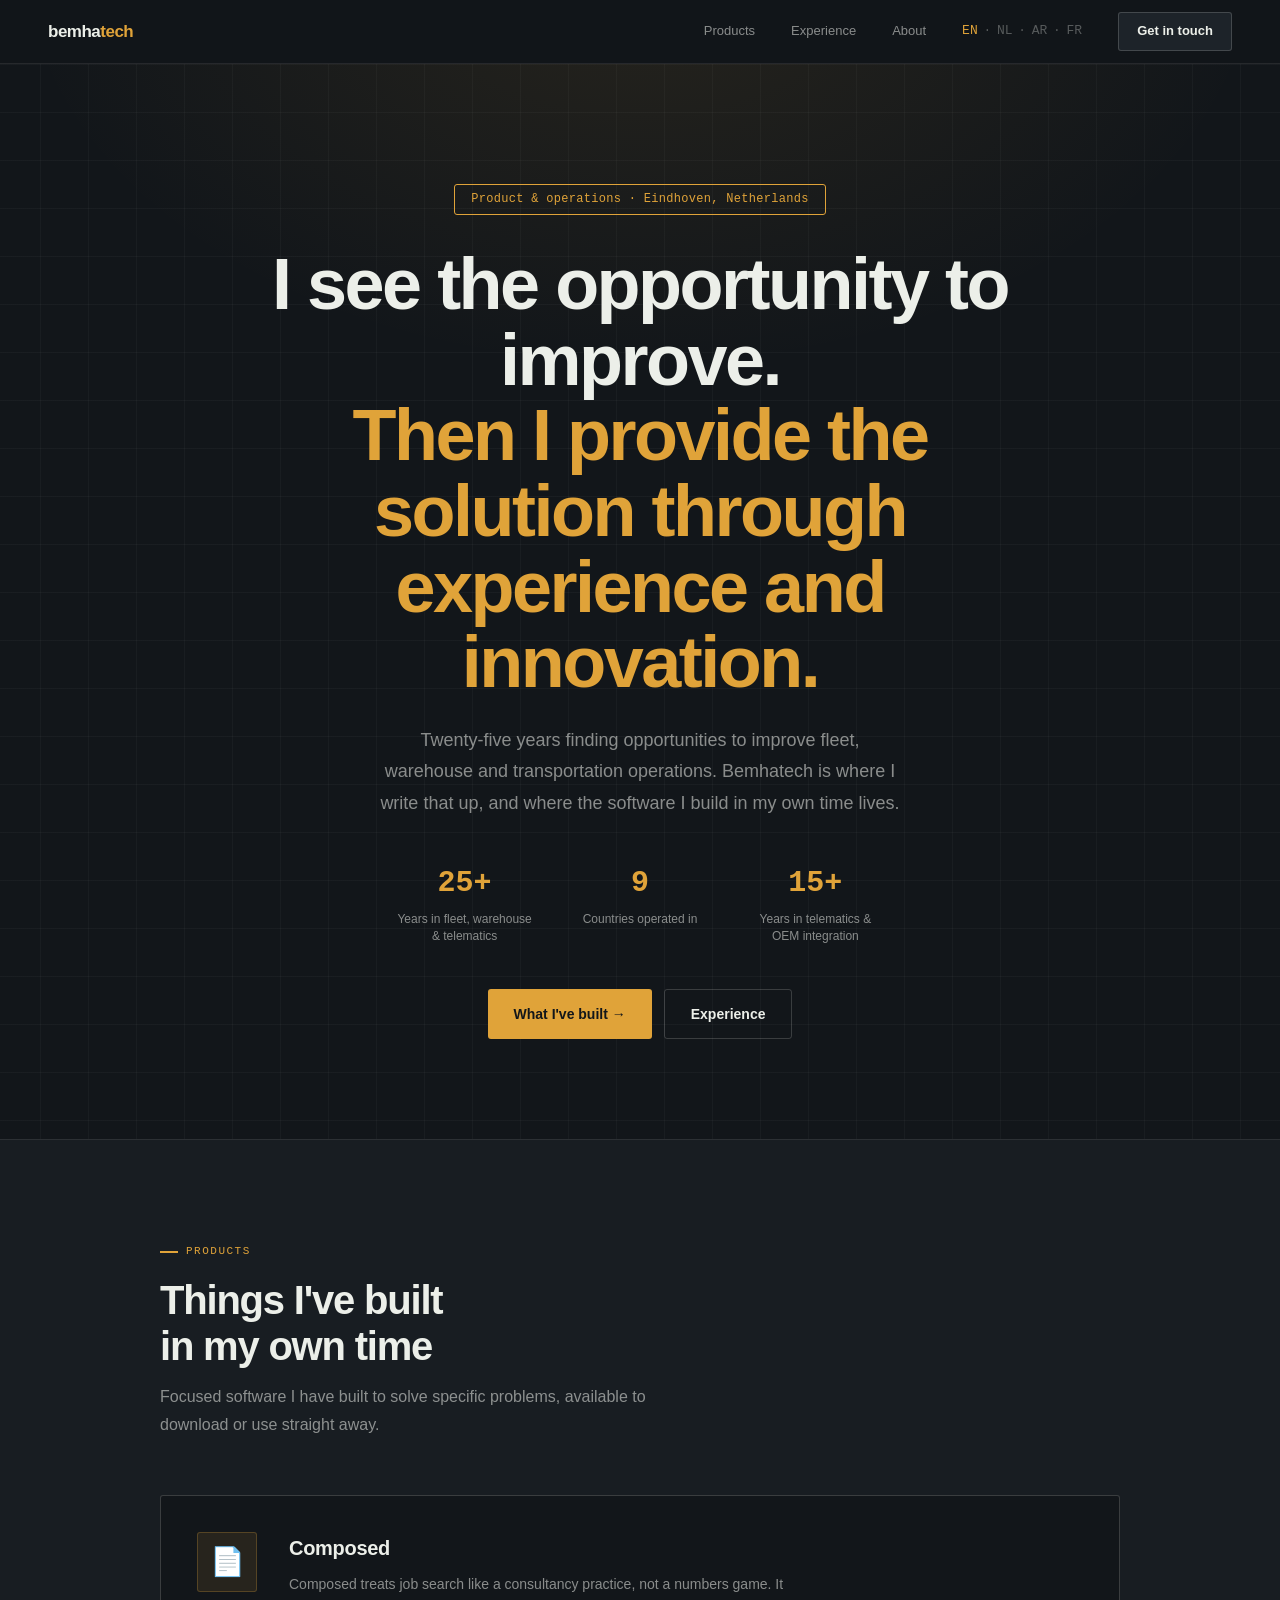
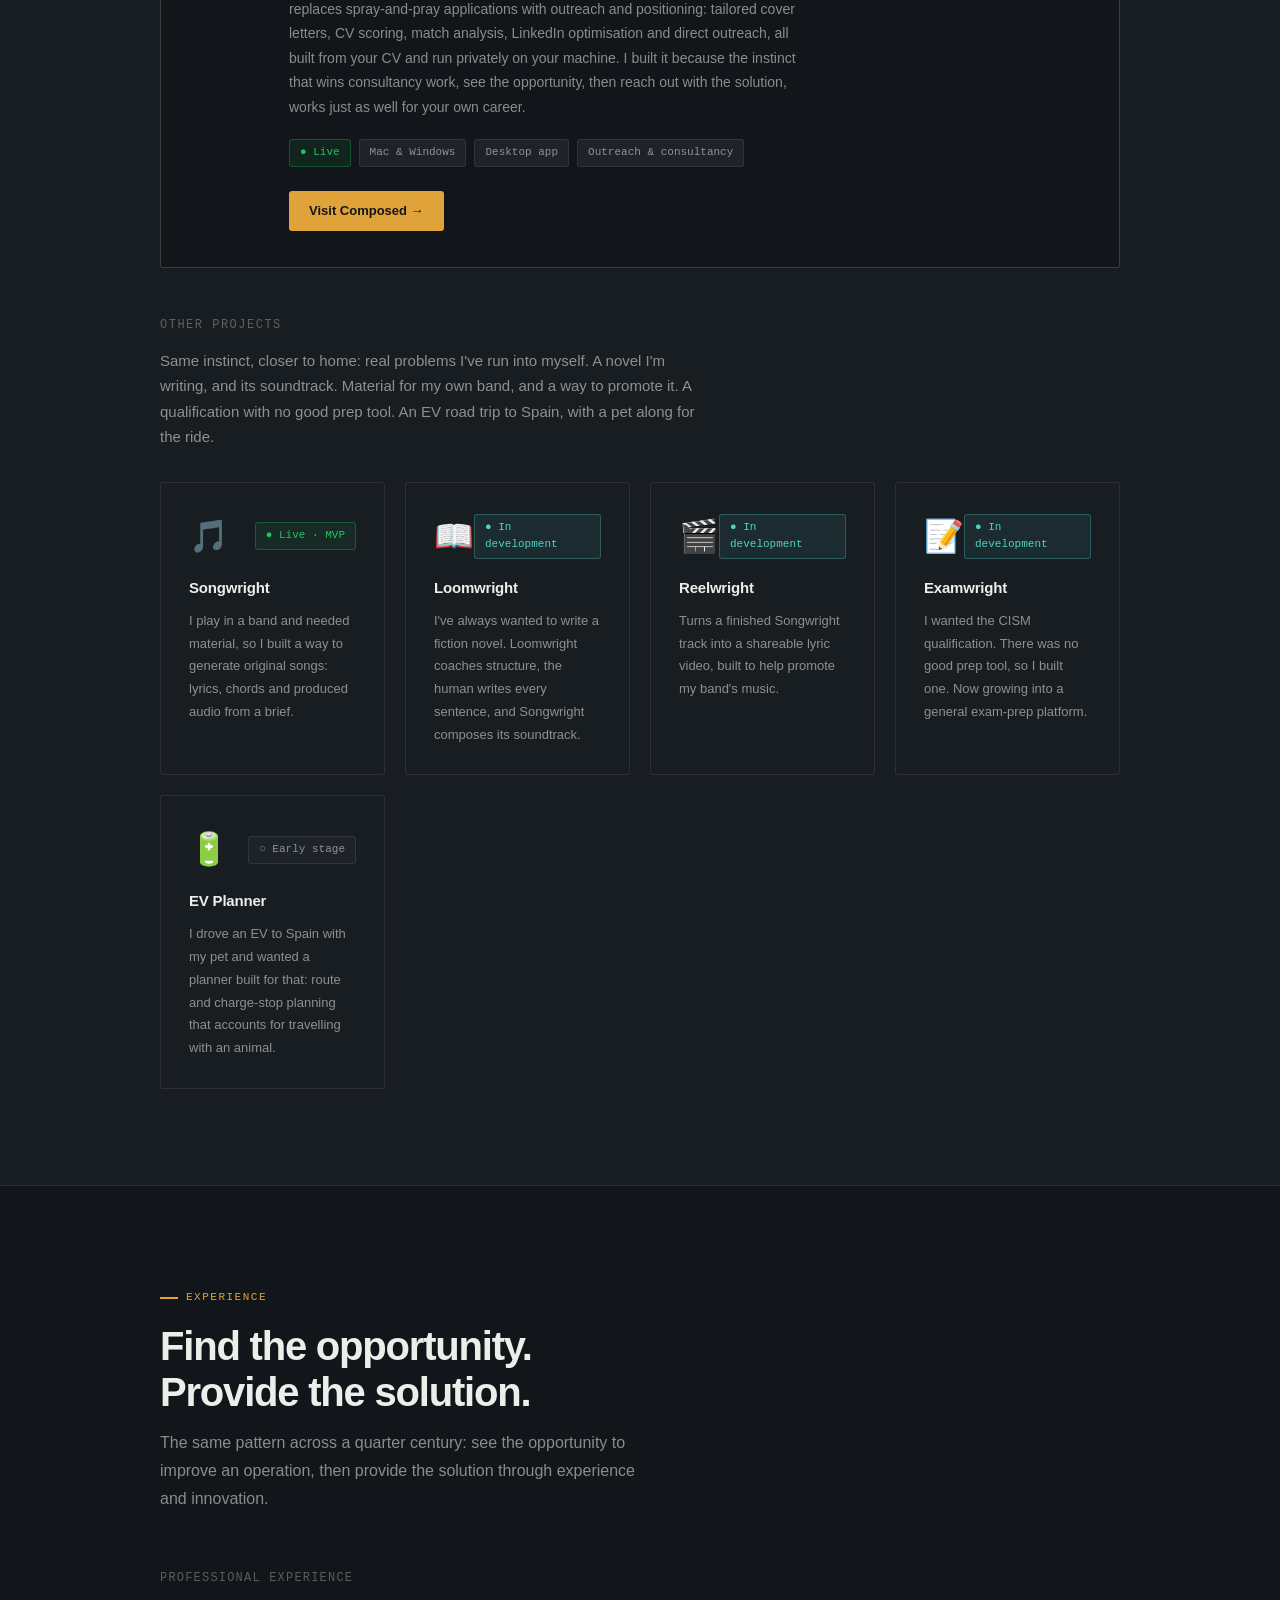
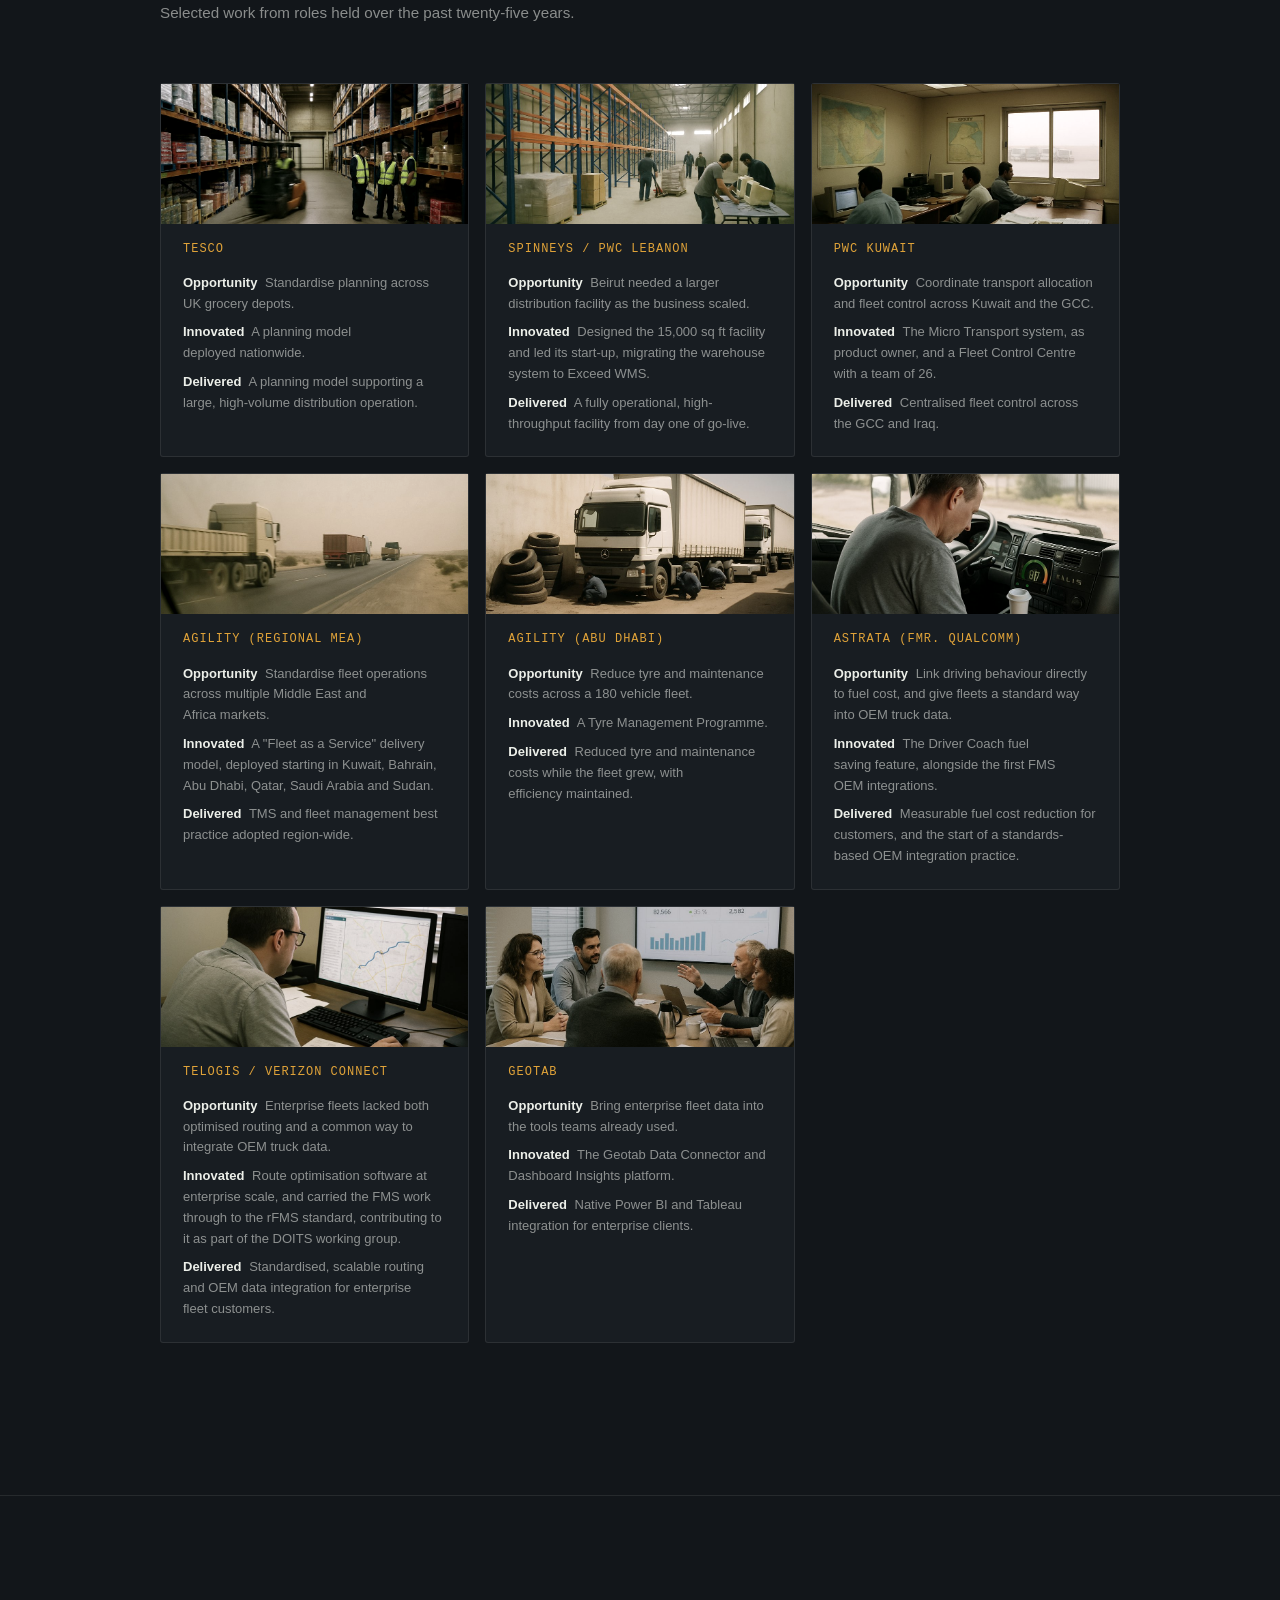
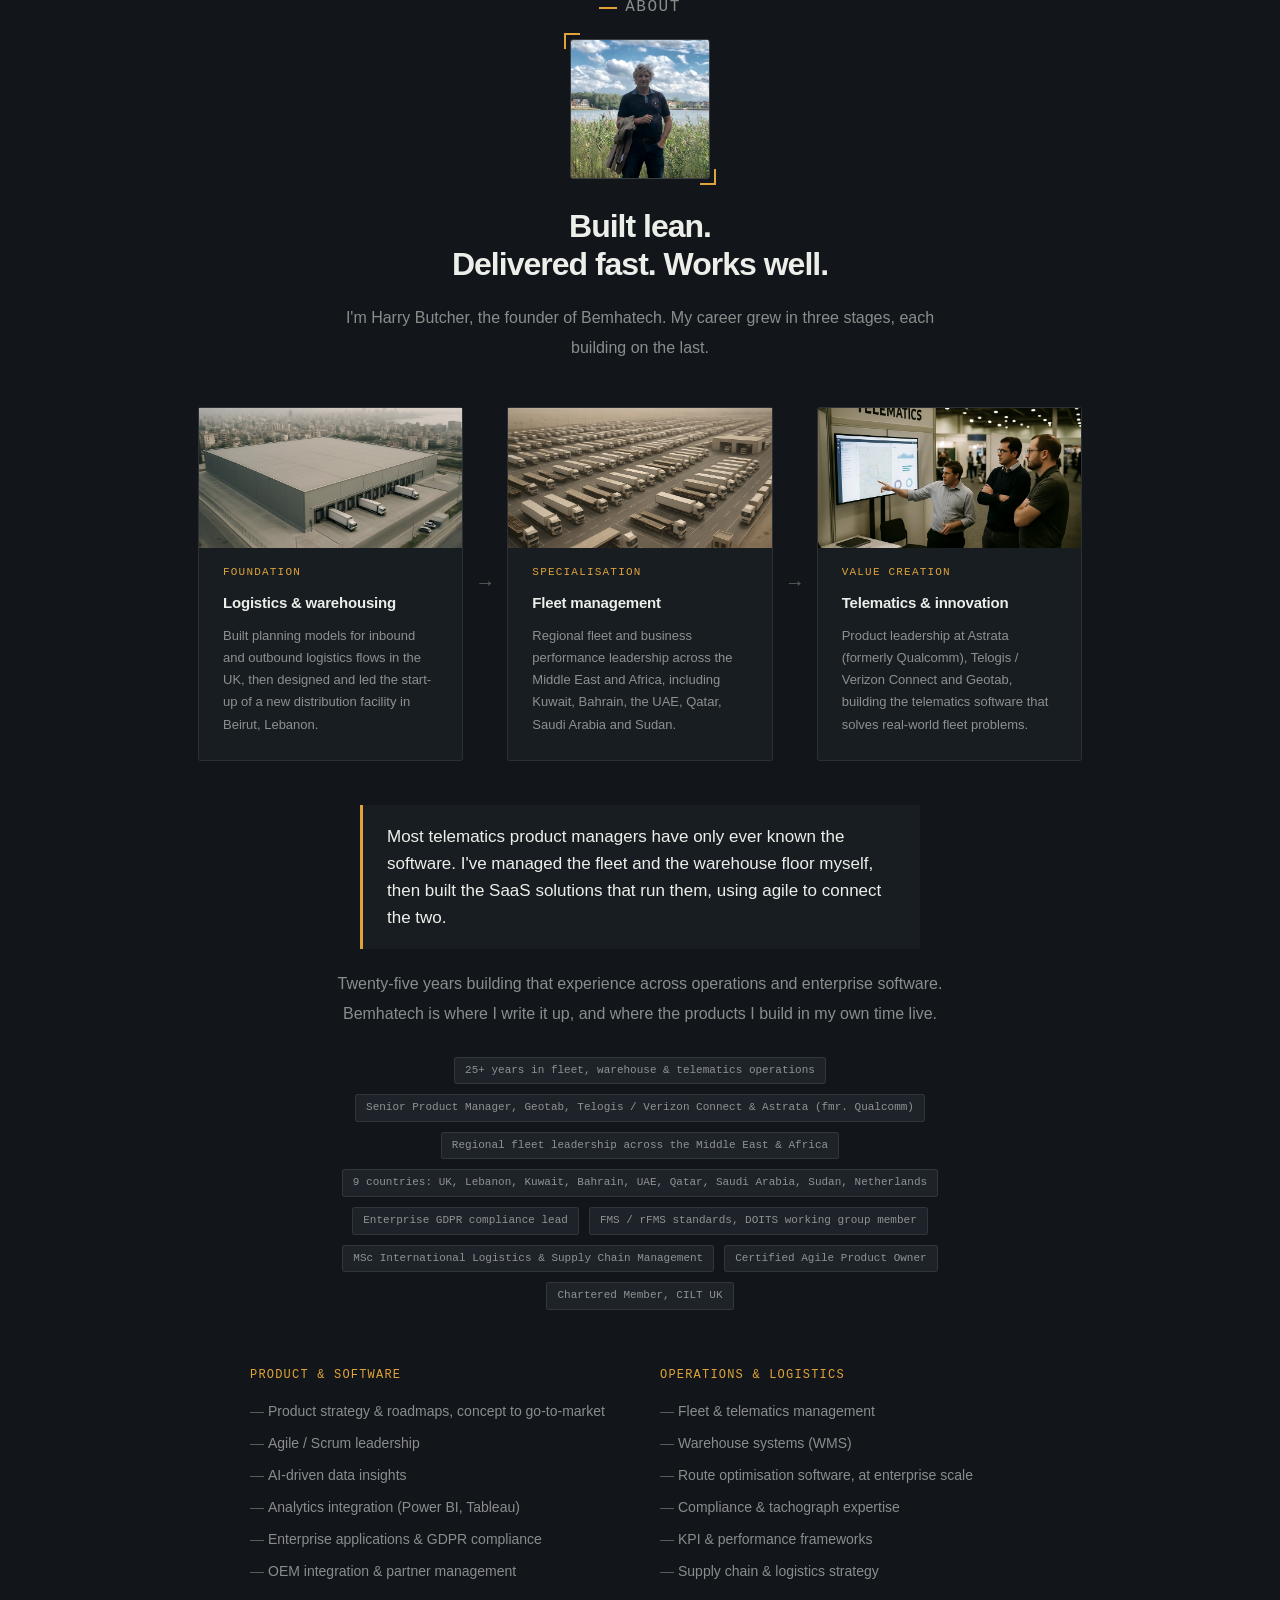
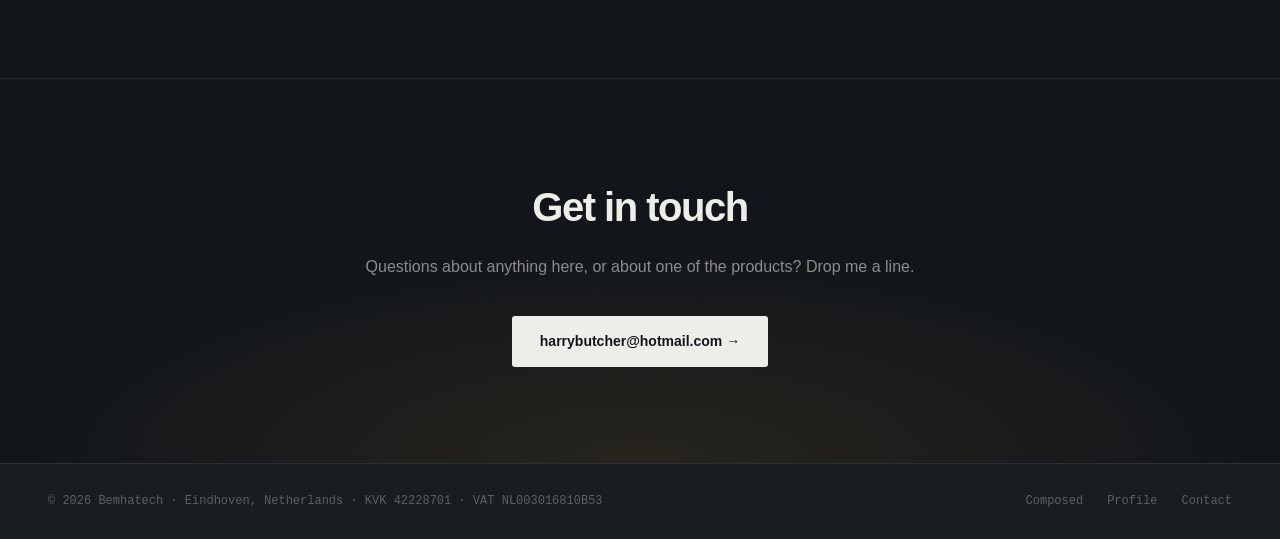
<file: index.html>
<!DOCTYPE html>
<html lang="en">
<head>
  <meta charset="UTF-8" />
  <meta name="viewport" content="width=device-width, initial-scale=1.0" />
  <title>Bemhatech | Software that works to support you</title>
  <meta name="description" content="Bemhatech is Harry Butcher's personal site: twenty-five years in fleet, warehouse and telematics operations and product management, and a growing set of self-built software products." />
  <link rel="icon" href="favicon.svg" type="image/svg+xml" />
  <link rel="canonical" href="https://bemhatech.nl/" />
  <link rel="alternate" hreflang="en" href="https://bemhatech.nl/" />
  <link rel="alternate" hreflang="nl" href="https://bemhatech.nl/nl/" />
  <link rel="alternate" hreflang="ar" href="https://bemhatech.nl/ar/" />
  <link rel="alternate" hreflang="fr" href="https://bemhatech.nl/fr/" />
  <link rel="alternate" hreflang="x-default" href="https://bemhatech.nl/" />
  <meta property="og:type" content="website" />
  <meta property="og:title" content="Bemhatech | Software that works to support you" />
  <meta property="og:description" content="Harry Butcher - twenty-five years across fleet, warehouse and telematics operations and product management, plus a growing set of self-built software products." />
  <meta property="og:url" content="https://bemhatech.nl/" />
  <meta property="og:locale" content="en" />
  <meta name="twitter:card" content="summary" />
  <link rel="stylesheet" href="style.css" />
</head>
<body>

  <nav>
    <span class="logo">bemha<span>tech</span></span>
    <div class="nav-links">
      <a href="#products">Products</a>
      <a href="#experience">Experience</a>
      <a href="#about">About</a>
      <div class="lang-switch">
        <a href="/" class="active">EN</a>
        <span>·</span>
        <a href="/nl/">NL</a>
        <span>·</span>
        <a href="/ar/">AR</a>
        <span>·</span>
        <a href="/fr/">FR</a>
      </div>
      <a href="#contact" class="btn-nav">Get in touch</a>
    </div>
  </nav>

  <!-- Hero -->
  <section class="hero">
    <div class="hero-inner">
      <div class="hero-badge">Product &amp; operations · Eindhoven, Netherlands</div>
      <h1>I see the opportunity to improve.<br/><span>Then I provide the solution through experience and innovation.</span></h1>
      <p>Twenty-five years finding opportunities to improve fleet, warehouse and transportation operations. Bemhatech is where I write that up, and where the software I build in my own time lives.</p>
      <div class="hero-stats">
        <div class="stat">
          <div class="num">25+</div>
          <div class="label">Years in fleet, warehouse &amp; telematics</div>
        </div>
        <div class="stat">
          <div class="num">9</div>
          <div class="label">Countries operated in</div>
        </div>
        <div class="stat">
          <div class="num">15+</div>
          <div class="label">Years in telematics &amp; OEM integration</div>
        </div>
      </div>
      <div class="hero-actions">
        <a href="#products" class="btn-primary">What I've built →</a>
        <a href="#experience" class="btn-ghost">Experience</a>
      </div>
    </div>
  </section>

  <div class="divider"></div>

  <!-- Products -->
  <section class="products" id="products">
    <div class="section-inner">
      <p class="section-label">Products</p>
      <h2 class="section-title">Things I've built<br/>in my own time</h2>
      <p class="section-sub">Focused software I have built to solve specific problems, available to download or use straight away.</p>

      <div class="product-card">
        <div class="product-icon">📄</div>
        <div class="product-info">
          <h3>Composed</h3>
          <p>Composed treats job search like a consultancy practice, not a numbers game. It replaces spray-and-pray applications with outreach and positioning: tailored cover letters, CV scoring, match analysis, LinkedIn optimisation and direct outreach, all built from your CV and run privately on your machine. I built it because the instinct that wins consultancy work, see the opportunity, then reach out with the solution, works just as well for your own career.</p>
          <div class="product-tags">
            <span class="tag live">● Live</span>
            <span class="tag">Mac &amp; Windows</span>
            <span class="tag">Desktop app</span>
            <span class="tag">Outreach &amp; consultancy</span>
          </div>
          <a href="https://bemhatech.nl/composed" target="_blank" rel="noopener" class="btn-primary" style="font-size:13px;padding:10px 20px;">Visit Composed →</a>
        </div>
      </div>

      <p class="products-more-label">Other projects</p>
      <p class="products-more-sub">Same instinct, closer to home: real problems I've run into myself. A novel I'm writing, and its soundtrack. Material for my own band, and a way to promote it. A qualification with no good prep tool. An EV road trip to Spain, with a pet along for the ride.</p>
      <div class="services-grid">
        <div class="service-card">
          <div class="mini-card-top">
            <span class="service-icon" style="margin-bottom:0;">🎵</span>
            <span class="tag live">● Live · MVP</span>
          </div>
          <h3>Songwright</h3>
          <p>I play in a band and needed material, so I built a way to generate original songs: lyrics, chords and produced audio from a brief.</p>
        </div>
        <div class="service-card">
          <div class="mini-card-top">
            <span class="service-icon" style="margin-bottom:0;">📖</span>
            <span class="tag dev">● In development</span>
          </div>
          <h3>Loomwright</h3>
          <p>I've always wanted to write a fiction novel. Loomwright coaches structure, the human writes every sentence, and Songwright composes its soundtrack.</p>
        </div>
        <div class="service-card">
          <div class="mini-card-top">
            <span class="service-icon" style="margin-bottom:0;">🎬</span>
            <span class="tag dev">● In development</span>
          </div>
          <h3>Reelwright</h3>
          <p>Turns a finished Songwright track into a shareable lyric video, built to help promote my band's music.</p>
        </div>
        <div class="service-card">
          <div class="mini-card-top">
            <span class="service-icon" style="margin-bottom:0;">📝</span>
            <span class="tag dev">● In development</span>
          </div>
          <h3>Examwright</h3>
          <p>I wanted the CISM qualification. There was no good prep tool, so I built one. Now growing into a general exam-prep platform.</p>
        </div>
        <div class="service-card">
          <div class="mini-card-top">
            <span class="service-icon" style="margin-bottom:0;">🔋</span>
            <span class="tag">○ Early stage</span>
          </div>
          <h3>EV Planner</h3>
          <p>I drove an EV to Spain with my pet and wanted a planner built for that: route and charge-stop planning that accounts for travelling with an animal.</p>
        </div>
      </div>
    </div>
  </section>

  <!-- Experience -->
  <section id="experience">
    <div class="section-inner">
      <p class="section-label">Experience</p>
      <h2 class="section-title">Find the opportunity.<br/>Provide the solution.</h2>
      <p class="section-sub">The same pattern across a quarter century: see the opportunity to improve an operation, then provide the solution through experience and innovation.</p>

      <p class="track-label">Professional experience</p>
      <p class="section-sub" style="margin-top:-8px;font-size:0.95rem;">Selected work from roles held over the past twenty-five years.</p>
      <div class="track-grid">
        <div class="track-card">
          <img class="track-photo" src="assets/track-tesco.jpg" alt="UK grocery distribution depot" loading="lazy" />
          <div class="track-org">Tesco</div>
          <p><b>Opportunity</b> Standardise planning across UK grocery depots.</p>
          <p><b>Innovated</b> A planning model deployed nationwide.</p>
          <p><b>Delivered</b> A planning model supporting a large, high-volume distribution operation.</p>
        </div>
        <div class="track-card">
          <img class="track-photo" src="assets/track-lebanon.jpg" alt="Distribution facility start-up in Beirut, Lebanon" loading="lazy" />
          <div class="track-org">Spinneys / PWC Lebanon</div>
          <p><b>Opportunity</b> Beirut needed a larger distribution facility as the business scaled.</p>
          <p><b>Innovated</b> Designed the 15,000 sq ft facility and led its start-up, migrating the warehouse system to Exceed WMS.</p>
          <p><b>Delivered</b> A fully operational, high-throughput facility from day one of go-live.</p>
        </div>
        <div class="track-card">
          <img class="track-photo" src="assets/track-kuwait.jpg" alt="Fleet control centre in Kuwait" loading="lazy" />
          <div class="track-org">PWC Kuwait</div>
          <p><b>Opportunity</b> Coordinate transport allocation and fleet control across Kuwait and the GCC.</p>
          <p><b>Innovated</b> The Micro Transport system, as product owner, and a Fleet Control Centre with a team of 26.</p>
          <p><b>Delivered</b> Centralised fleet control across the GCC and Iraq.</p>
        </div>
        <div class="track-card">
          <img class="track-photo" src="assets/track-mea.jpg" alt="Fleet convoy on a Middle East desert highway" loading="lazy" />
          <div class="track-org">Agility (Regional MEA)</div>
          <p><b>Opportunity</b> Standardise fleet operations across multiple Middle East and Africa markets.</p>
          <p><b>Innovated</b> A "Fleet as a Service" delivery model, deployed starting in Kuwait, Bahrain, Abu Dhabi, Qatar, Saudi Arabia and Sudan.</p>
          <p><b>Delivered</b> TMS and fleet management best practice adopted region-wide.</p>
        </div>
        <div class="track-card">
          <img class="track-photo" src="assets/track-abudhabi.jpg" alt="Vehicle maintenance yard in Abu Dhabi" loading="lazy" />
          <div class="track-org">Agility (Abu Dhabi)</div>
          <p><b>Opportunity</b> Reduce tyre and maintenance costs across a 180 vehicle fleet.</p>
          <p><b>Innovated</b> A Tyre Management Programme.</p>
          <p><b>Delivered</b> Reduced tyre and maintenance costs while the fleet grew, with efficiency maintained.</p>
        </div>
        <div class="track-card">
          <img class="track-photo" src="assets/track-driver-coach.jpg" alt="Driver looking at the Driver Coach score in an IVECO Stralis cab" loading="lazy" />
          <div class="track-org">Astrata (fmr. Qualcomm)</div>
          <p><b>Opportunity</b> Link driving behaviour directly to fuel cost, and give fleets a standard way into OEM truck data.</p>
          <p><b>Innovated</b> The Driver Coach fuel saving feature, alongside the first FMS OEM integrations.</p>
          <p><b>Delivered</b> Measurable fuel cost reduction for customers, and the start of a standards-based OEM integration practice.</p>
        </div>
        <div class="track-card">
          <img class="track-photo" src="assets/track-telogis.jpg" alt="Dispatcher watching a vehicle on a highlighted route" loading="lazy" />
          <div class="track-org">Telogis / Verizon Connect</div>
          <p><b>Opportunity</b> Enterprise fleets lacked both optimised routing and a common way to integrate OEM truck data.</p>
          <p><b>Innovated</b> Route optimisation software at enterprise scale, and carried the FMS work through to the rFMS standard, contributing to it as part of the DOITS working group.</p>
          <p><b>Delivered</b> Standardised, scalable routing and OEM data integration for enterprise fleet customers.</p>
        </div>
        <div class="track-card">
          <img class="track-photo" src="assets/track-geotab.jpg" alt="Executives discussing a Power BI dashboard in a boardroom" loading="lazy" />
          <div class="track-org">Geotab</div>
          <p><b>Opportunity</b> Bring enterprise fleet data into the tools teams already used.</p>
          <p><b>Innovated</b> The Geotab Data Connector and Dashboard Insights platform.</p>
          <p><b>Delivered</b> Native Power BI and Tableau integration for enterprise clients.</p>
        </div>
      </div>

    </div>
  </section>

  <div class="divider"></div>

  <!-- About -->
  <section class="about" id="about">
    <div class="about-inner">
      <p class="section-label" style="justify-content:center;">About</p>
      <div class="about-photo-frame">
        <img class="about-photo" src="assets/harry-butcher.jpg" alt="Harry Butcher, founder of Bemhatech" width="140" height="140" />
      </div>
      <h2>Built lean.<br/>Delivered fast. Works well.</h2>
      <p>I'm Harry Butcher, the founder of Bemhatech. My career grew in three stages, each building on the last.</p>
    </div>

    <div class="arc">
      <div class="arc-step">
        <img class="arc-photo" src="assets/arc-foundation-aerial.jpg" alt="Aerial view of the L-shaped distribution facility in Beirut, Lebanon" loading="lazy" />
        <div class="arc-stage">Foundation</div>
        <h4>Logistics &amp; warehousing</h4>
        <p>Built planning models for inbound and outbound logistics flows in the UK, then designed and led the start-up of a new distribution facility in Beirut, Lebanon.</p>
      </div>
      <div class="arc-arrow">→</div>
      <div class="arc-step">
        <img class="arc-photo" src="assets/arc-specialisation-fleet.jpg" alt="Large fleet maintenance compound with drive-through workshop" loading="lazy" />
        <div class="arc-stage">Specialisation</div>
        <h4>Fleet management</h4>
        <p>Regional fleet and business performance leadership across the Middle East and Africa, including Kuwait, Bahrain, the UAE, Qatar, Saudi Arabia and Sudan.</p>
      </div>
      <div class="arc-arrow">→</div>
      <div class="arc-step">
        <img class="arc-photo" src="assets/arc-value-telematics.jpg" alt="Telematics booth at a trade fair with clients discussing a fleet dashboard" loading="lazy" />
        <div class="arc-stage">Value creation</div>
        <h4>Telematics &amp; innovation</h4>
        <p>Product leadership at Astrata (formerly Qualcomm), Telogis / Verizon Connect and Geotab, building the telematics software that solves real-world fleet problems.</p>
      </div>
    </div>

    <div class="about-inner">
      <p class="usp">Most telematics product managers have only ever known the software. I've managed the fleet and the warehouse floor myself, then built the SaaS solutions that run them, using agile to connect the two.</p>
      <p>Twenty-five years building that experience across operations and enterprise software. Bemhatech is where I write it up, and where the products I build in my own time live.</p>

      <div class="about-highlights">
        <span class="tag">25+ years in fleet, warehouse &amp; telematics operations</span>
        <span class="tag">Senior Product Manager, Geotab, Telogis / Verizon Connect &amp; Astrata (fmr. Qualcomm)</span>
        <span class="tag">Regional fleet leadership across the Middle East &amp; Africa</span>
        <span class="tag">9 countries: UK, Lebanon, Kuwait, Bahrain, UAE, Qatar, Saudi Arabia, Sudan, Netherlands</span>
        <span class="tag">Enterprise GDPR compliance lead</span>
        <span class="tag">FMS / rFMS standards, DOITS working group member</span>
        <span class="tag">MSc International Logistics &amp; Supply Chain Management</span>
        <span class="tag">Certified Agile Product Owner</span>
        <span class="tag">Chartered Member, CILT UK</span>
      </div>
    </div>

    <div class="skills-wrap">
      <div class="skills-col">
        <h4>Product &amp; software</h4>
        <ul>
          <li>Product strategy &amp; roadmaps, concept to go-to-market</li>
          <li>Agile / Scrum leadership</li>
          <li>AI-driven data insights</li>
          <li>Analytics integration (Power BI, Tableau)</li>
          <li>Enterprise applications &amp; GDPR compliance</li>
          <li>OEM integration &amp; partner management</li>
        </ul>
      </div>
      <div class="skills-col">
        <h4>Operations &amp; logistics</h4>
        <ul>
          <li>Fleet &amp; telematics management</li>
          <li>Warehouse systems (WMS)</li>
          <li>Route optimisation software, at enterprise scale</li>
          <li>Compliance &amp; tachograph expertise</li>
          <li>KPI &amp; performance frameworks</li>
          <li>Supply chain &amp; logistics strategy</li>
        </ul>
      </div>
    </div>
  </section>

  <!-- Contact -->
  <section class="contact" id="contact">
    <div class="contact-inner">
      <h2>Get in touch</h2>
      <p>Questions about anything here, or about one of the products? Drop me a line.</p>
      <a href="mailto:harrybutcher@hotmail.com" class="btn-white">harrybutcher@hotmail.com →</a>
    </div>
  </section>

  <!-- Footer -->
  <footer>
    <span>© 2026 Bemhatech · Eindhoven, Netherlands · KVK 42228701 · VAT NL003016810B53</span>
    <div style="display:flex;gap:24px;">
      <a href="https://bemhatech.nl/composed" target="_blank" rel="noopener">Composed</a>
      <a href="/profile/">Profile</a>
      <a href="mailto:harrybutcher@hotmail.com">Contact</a>
    </div>
  </footer>

</body>
</html>
</file>
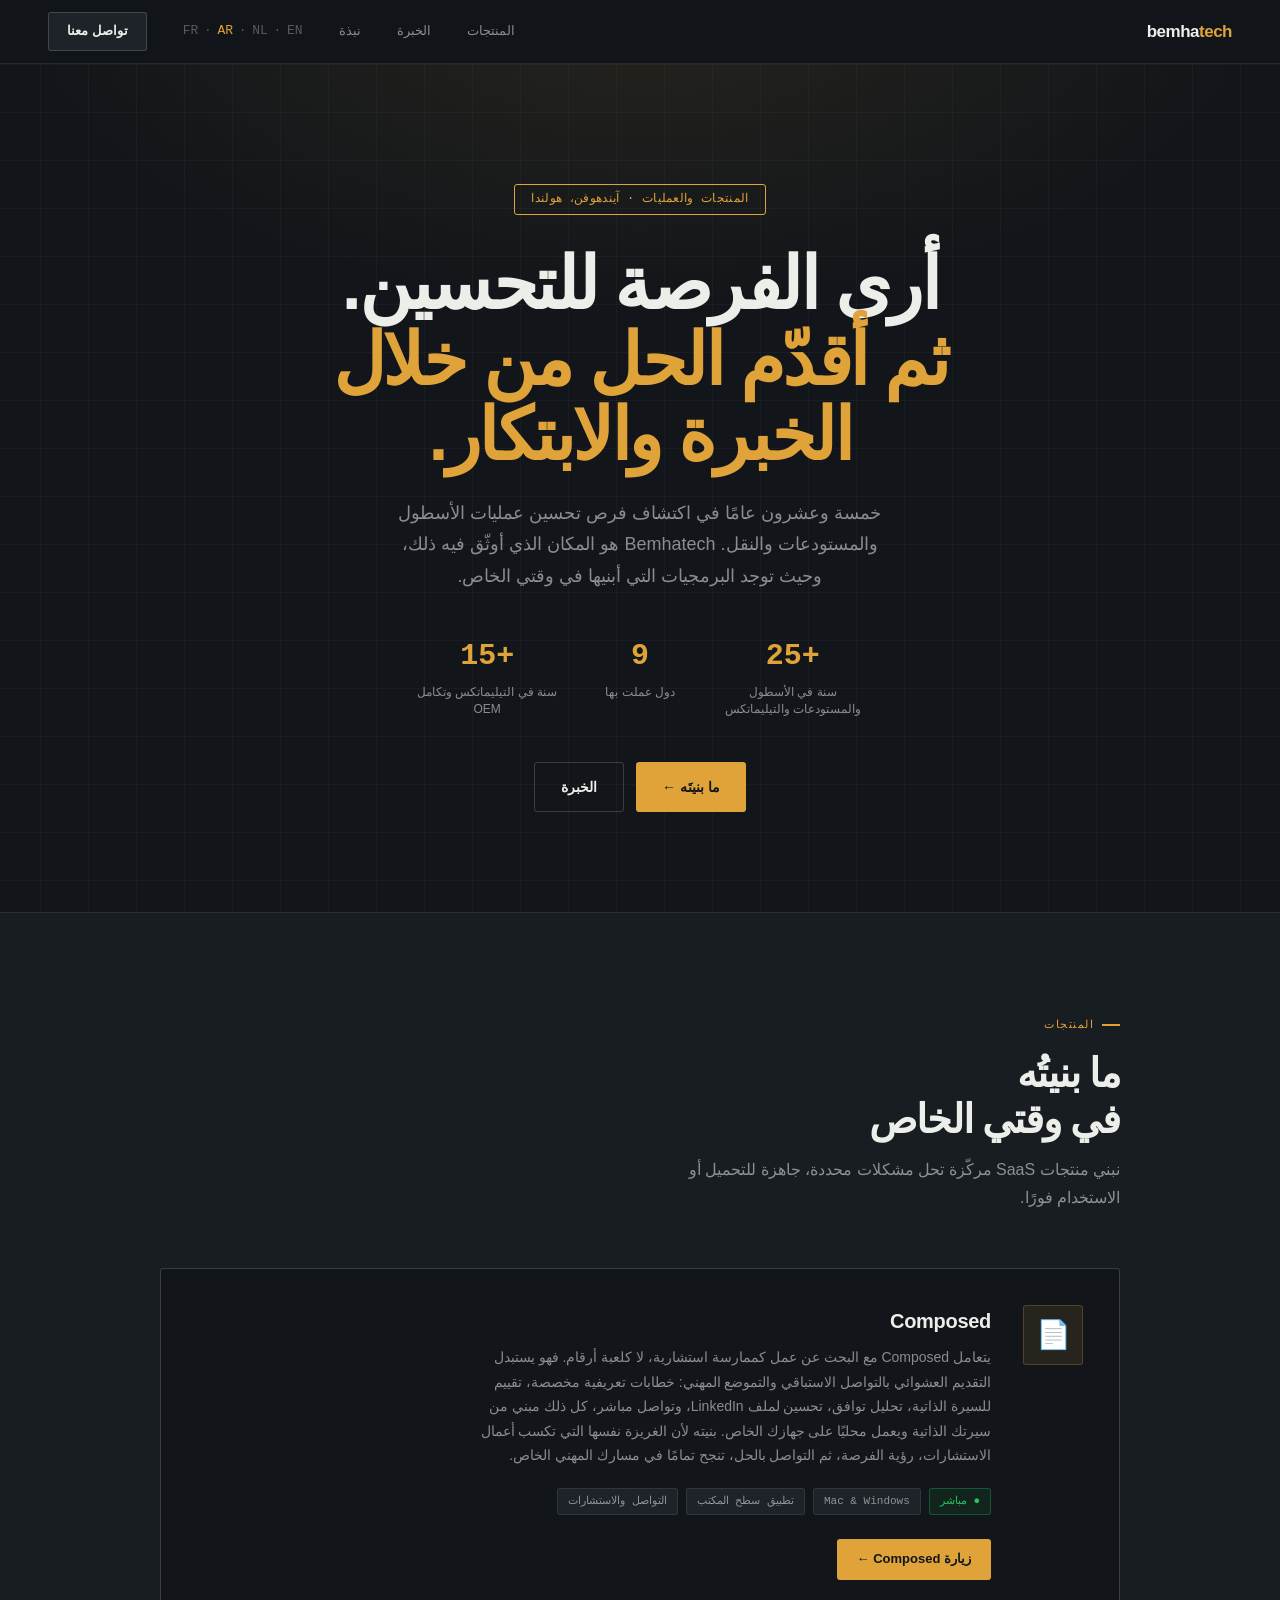
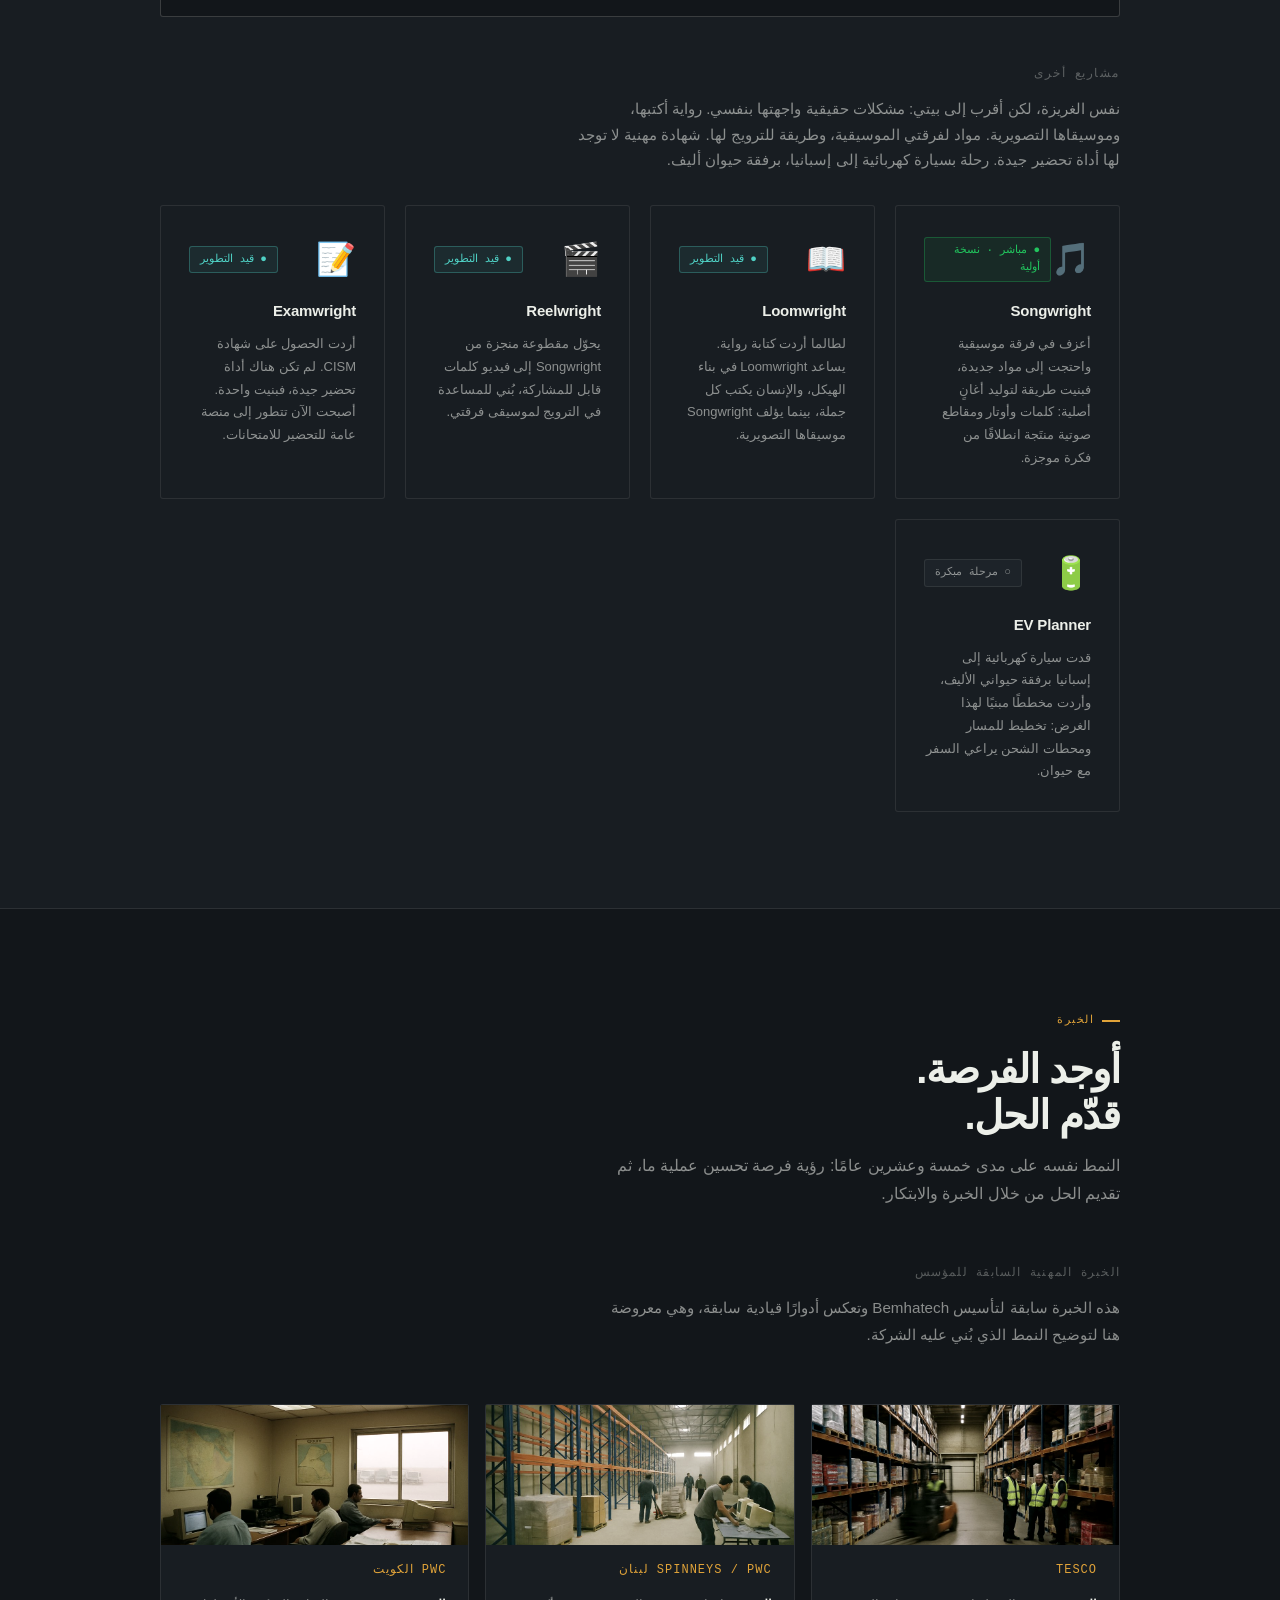
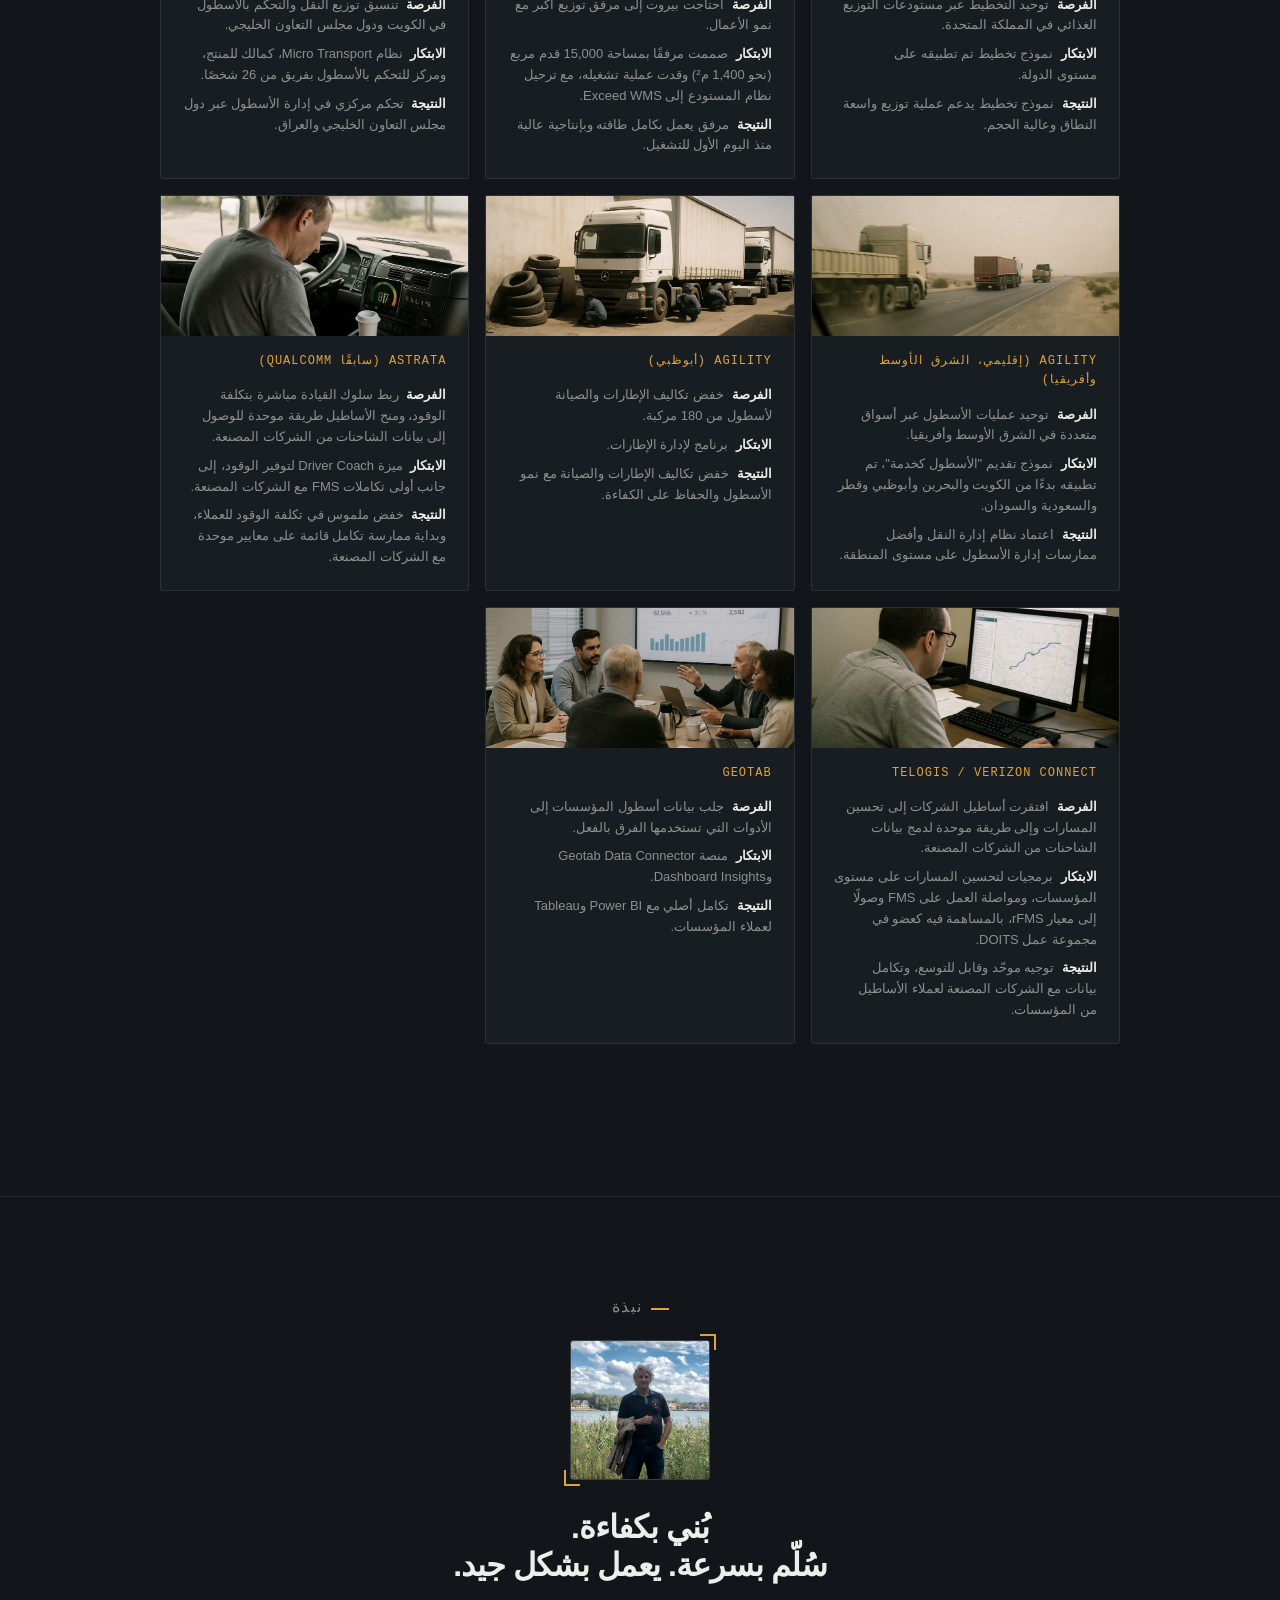
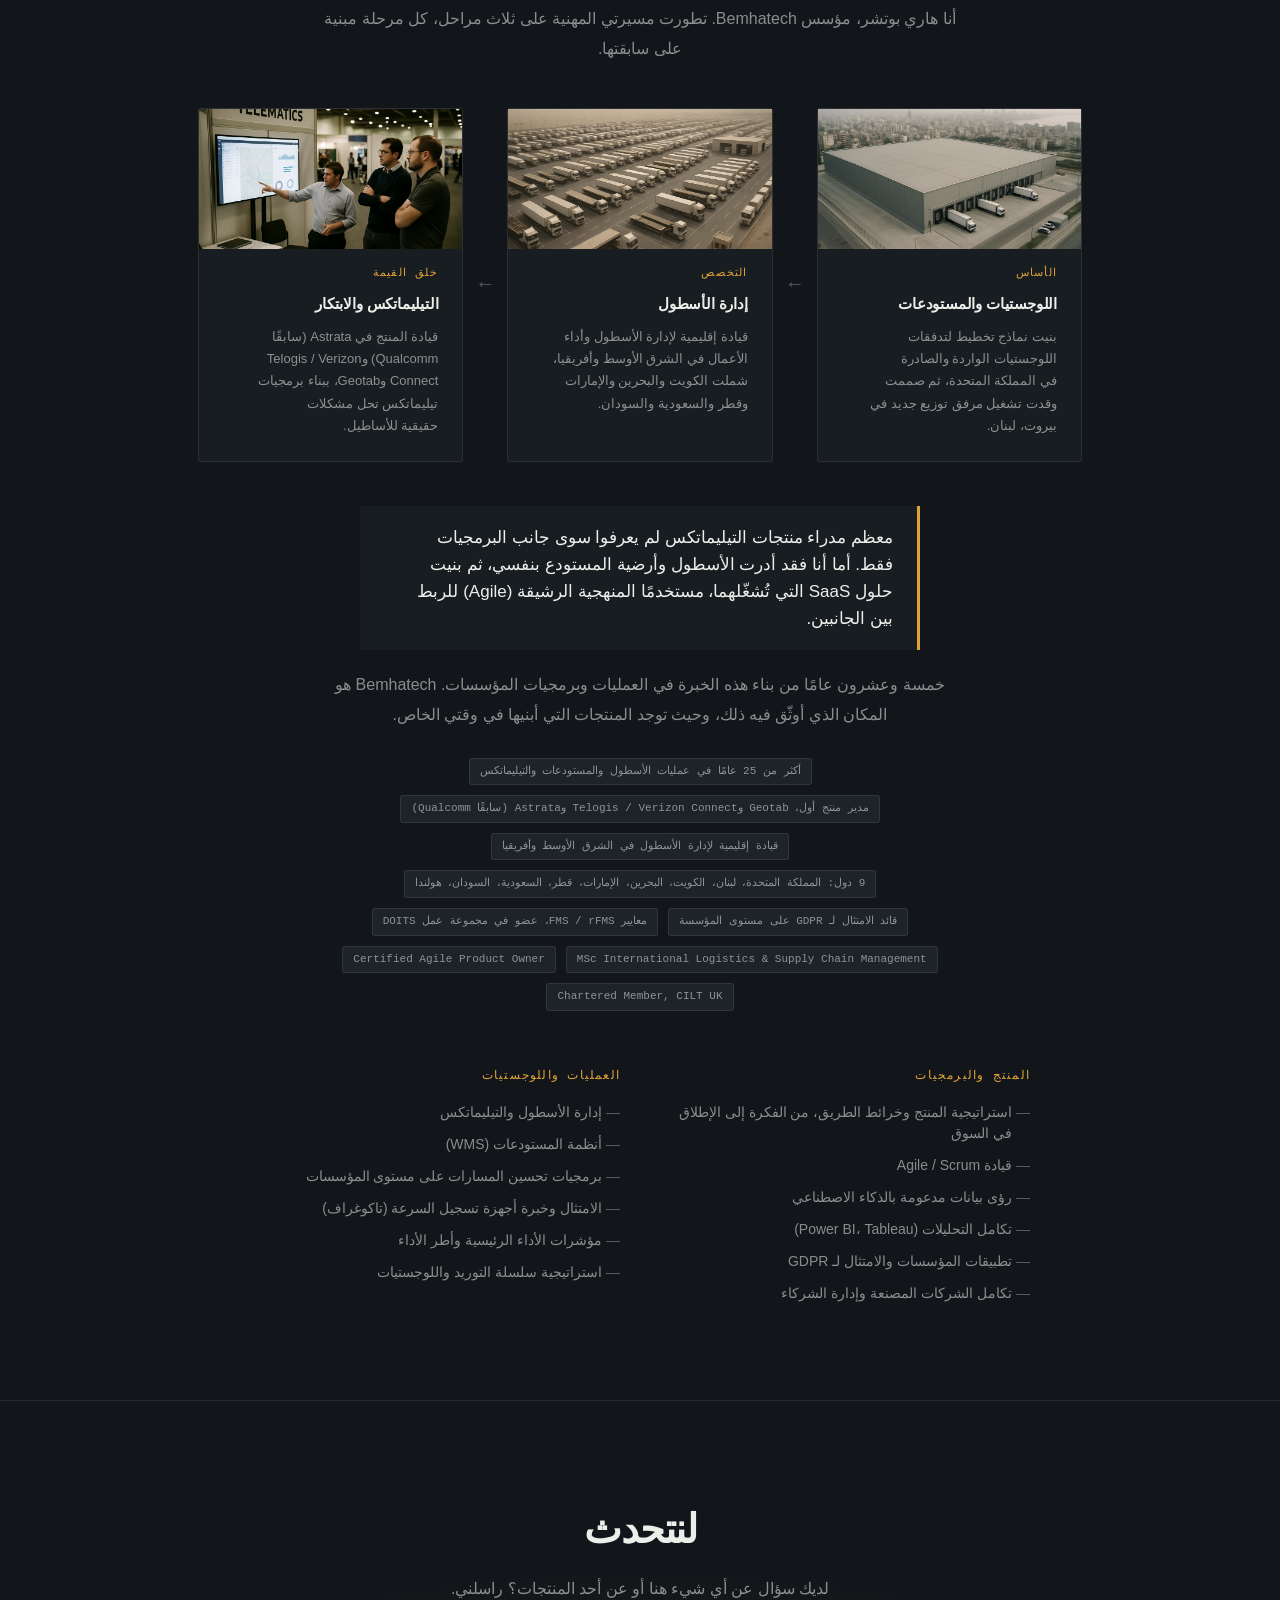
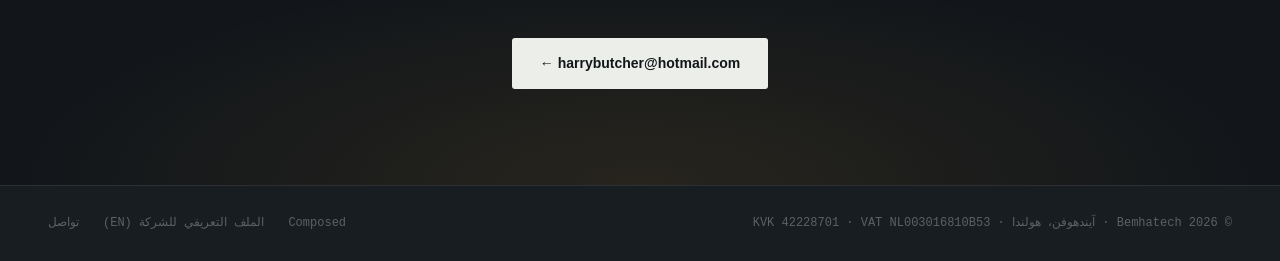
<file: ar/index.html>
<!DOCTYPE html>
<html lang="ar" dir="rtl">
<head>
  <meta charset="UTF-8" />
  <meta name="viewport" content="width=device-width, initial-scale=1.0" />
  <title>Bemhatech | برمجيات تعمل لخدمتك</title>
  <meta name="description" content="Bemhatech هو الموقع الشخصي لهاري بوتشر: خمسة وعشرون عامًا في عمليات الأسطول والمستودعات والتيليماتكس وإدارة المنتجات، إضافة إلى مجموعة متنامية من المنتجات المطوَّرة ذاتيًا." />
  <link rel="icon" href="../favicon.svg" type="image/svg+xml" />
  <link rel="canonical" href="https://bemhatech.nl/ar/" />
  <link rel="alternate" hreflang="en" href="https://bemhatech.nl/" />
  <link rel="alternate" hreflang="nl" href="https://bemhatech.nl/nl/" />
  <link rel="alternate" hreflang="ar" href="https://bemhatech.nl/ar/" />
  <link rel="alternate" hreflang="fr" href="https://bemhatech.nl/fr/" />
  <link rel="alternate" hreflang="x-default" href="https://bemhatech.nl/" />
  <meta property="og:type" content="website" />
  <meta property="og:title" content="Bemhatech | برمجيات تعمل لخدمتك" />
  <meta property="og:description" content="هاري بوتشر - خمسة وعشرون عامًا في عمليات الأسطول والمستودعات والتيليماتكس وإدارة المنتجات، إضافة إلى مجموعة متنامية من المنتجات المطوَّرة ذاتيًا." />
  <meta property="og:url" content="https://bemhatech.nl/ar/" />
  <meta property="og:locale" content="ar" />
  <meta name="twitter:card" content="summary" />
  <link rel="stylesheet" href="../style.css" />
  <link rel="stylesheet" href="../style-rtl.css" />
</head>
<body>

  <nav>
    <span class="logo">bemha<span>tech</span></span>
    <div class="nav-links">
      <a href="#products">المنتجات</a>
      <a href="#experience">الخبرة</a>
      <a href="#about">نبذة</a>
      <div class="lang-switch">
        <a href="/">EN</a>
        <span>·</span>
        <a href="/nl/">NL</a>
        <span>·</span>
        <a href="/ar/" class="active">AR</a>
        <span>·</span>
        <a href="/fr/">FR</a>
      </div>
      <a href="#contact" class="btn-nav">تواصل معنا</a>
    </div>
  </nav>

  <!-- Hero -->
  <section class="hero">
    <div class="hero-inner">
      <div class="hero-badge">المنتجات والعمليات · آيندهوفن، هولندا</div>
      <h1>أرى الفرصة للتحسين.<br/><span>ثم أقدّم الحل من خلال الخبرة والابتكار.</span></h1>
      <p>خمسة وعشرون عامًا في اكتشاف فرص تحسين عمليات الأسطول والمستودعات والنقل. Bemhatech هو المكان الذي أوثّق فيه ذلك، وحيث توجد البرمجيات التي أبنيها في وقتي الخاص.</p>
      <div class="hero-stats">
        <div class="stat">
          <div class="num">+25</div>
          <div class="label">سنة في الأسطول والمستودعات والتيليماتكس</div>
        </div>
        <div class="stat">
          <div class="num">9</div>
          <div class="label">دول عملت بها</div>
        </div>
        <div class="stat">
          <div class="num">+15</div>
          <div class="label">سنة في التيليماتكس وتكامل OEM</div>
        </div>
      </div>
      <div class="hero-actions">
        <a href="#products" class="btn-primary">ما بنيتَه ←</a>
        <a href="#experience" class="btn-ghost">الخبرة</a>
      </div>
    </div>
  </section>

  <div class="divider"></div>

  <!-- Products -->
  <section class="products" id="products">
    <div class="section-inner">
      <p class="section-label">المنتجات</p>
      <h2 class="section-title">ما بنيتُه<br/>في وقتي الخاص</h2>
      <p class="section-sub">نبني منتجات SaaS مركّزة تحل مشكلات محددة، جاهزة للتحميل أو الاستخدام فورًا.</p>

      <div class="product-card">
        <div class="product-icon">📄</div>
        <div class="product-info">
          <h3>Composed</h3>
          <p>يتعامل Composed مع البحث عن عمل كممارسة استشارية، لا كلعبة أرقام. فهو يستبدل التقديم العشوائي بالتواصل الاستباقي والتموضع المهني: خطابات تعريفية مخصصة، تقييم للسيرة الذاتية، تحليل توافق، تحسين لملف LinkedIn، وتواصل مباشر، كل ذلك مبني من سيرتك الذاتية ويعمل محليًا على جهازك الخاص. بنيته لأن الغريزة نفسها التي تكسب أعمال الاستشارات، رؤية الفرصة، ثم التواصل بالحل، تنجح تمامًا في مسارك المهني الخاص.</p>
          <div class="product-tags">
            <span class="tag live">● مباشر</span>
            <span class="tag">Mac &amp; Windows</span>
            <span class="tag">تطبيق سطح المكتب</span>
            <span class="tag">التواصل والاستشارات</span>
          </div>
          <a href="https://bemhatech.nl/composed" target="_blank" rel="noopener" class="btn-primary" style="font-size:13px;padding:10px 20px;">زيارة Composed ←</a>
        </div>
      </div>

      <p class="products-more-label">مشاريع أخرى</p>
      <p class="products-more-sub">نفس الغريزة، لكن أقرب إلى بيتي: مشكلات حقيقية واجهتها بنفسي. رواية أكتبها، وموسيقاها التصويرية. مواد لفرقتي الموسيقية، وطريقة للترويج لها. شهادة مهنية لا توجد لها أداة تحضير جيدة. رحلة بسيارة كهربائية إلى إسبانيا، برفقة حيوان أليف.</p>
      <div class="services-grid">
        <div class="service-card">
          <div class="mini-card-top">
            <span class="service-icon" style="margin-bottom:0;">🎵</span>
            <span class="tag live">● مباشر · نسخة أولية</span>
          </div>
          <h3>Songwright</h3>
          <p>أعزف في فرقة موسيقية واحتجت إلى مواد جديدة، فبنيت طريقة لتوليد أغانٍ أصلية: كلمات وأوتار ومقاطع صوتية منتَجة انطلاقًا من فكرة موجزة.</p>
        </div>
        <div class="service-card">
          <div class="mini-card-top">
            <span class="service-icon" style="margin-bottom:0;">📖</span>
            <span class="tag dev">● قيد التطوير</span>
          </div>
          <h3>Loomwright</h3>
          <p>لطالما أردت كتابة رواية. يساعد Loomwright في بناء الهيكل، والإنسان يكتب كل جملة، بينما يؤلف Songwright موسيقاها التصويرية.</p>
        </div>
        <div class="service-card">
          <div class="mini-card-top">
            <span class="service-icon" style="margin-bottom:0;">🎬</span>
            <span class="tag dev">● قيد التطوير</span>
          </div>
          <h3>Reelwright</h3>
          <p>يحوّل مقطوعة منجزة من Songwright إلى فيديو كلمات قابل للمشاركة، بُني للمساعدة في الترويج لموسيقى فرقتي.</p>
        </div>
        <div class="service-card">
          <div class="mini-card-top">
            <span class="service-icon" style="margin-bottom:0;">📝</span>
            <span class="tag dev">● قيد التطوير</span>
          </div>
          <h3>Examwright</h3>
          <p>أردت الحصول على شهادة CISM. لم تكن هناك أداة تحضير جيدة، فبنيت واحدة. أصبحت الآن تتطور إلى منصة عامة للتحضير للامتحانات.</p>
        </div>
        <div class="service-card">
          <div class="mini-card-top">
            <span class="service-icon" style="margin-bottom:0;">🔋</span>
            <span class="tag">○ مرحلة مبكرة</span>
          </div>
          <h3>EV Planner</h3>
          <p>قدت سيارة كهربائية إلى إسبانيا برفقة حيواني الأليف، وأردت مخططًا مبنيًا لهذا الغرض: تخطيط للمسار ومحطات الشحن يراعي السفر مع حيوان.</p>
        </div>
      </div>
    </div>
  </section>

  <!-- Experience -->
  <section id="experience">
    <div class="section-inner">
      <p class="section-label">الخبرة</p>
      <h2 class="section-title">أوجد الفرصة.<br/>قدّم الحل.</h2>
      <p class="section-sub">النمط نفسه على مدى خمسة وعشرين عامًا: رؤية فرصة تحسين عملية ما، ثم تقديم الحل من خلال الخبرة والابتكار.</p>

      <p class="track-label">الخبرة المهنية السابقة للمؤسس</p>
      <p class="section-sub" style="margin-top:-8px;font-size:0.95rem;">هذه الخبرة سابقة لتأسيس Bemhatech وتعكس أدوارًا قيادية سابقة، وهي معروضة هنا لتوضيح النمط الذي بُني عليه الشركة.</p>
      <div class="track-grid">
        <div class="track-card">
          <img class="track-photo" src="../assets/track-tesco.jpg" alt="مستودع توزيع غذائي في المملكة المتحدة" loading="lazy" />
          <div class="track-org">Tesco</div>
          <p><b>الفرصة</b> توحيد التخطيط عبر مستودعات التوزيع الغذائي في المملكة المتحدة.</p>
          <p><b>الابتكار</b> نموذج تخطيط تم تطبيقه على مستوى الدولة.</p>
          <p><b>النتيجة</b> نموذج تخطيط يدعم عملية توزيع واسعة النطاق وعالية الحجم.</p>
        </div>
        <div class="track-card">
          <img class="track-photo" src="../assets/track-lebanon.jpg" alt="تشغيل مرفق توزيع في بيروت، لبنان" loading="lazy" />
          <div class="track-org">Spinneys / PWC لبنان</div>
          <p><b>الفرصة</b> احتاجت بيروت إلى مرفق توزيع أكبر مع نمو الأعمال.</p>
          <p><b>الابتكار</b> صممت مرفقًا بمساحة 15,000 قدم مربع (نحو 1,400 م²) وقدت عملية تشغيله، مع ترحيل نظام المستودع إلى Exceed WMS.</p>
          <p><b>النتيجة</b> مرفق يعمل بكامل طاقته وبإنتاجية عالية منذ اليوم الأول للتشغيل.</p>
        </div>
        <div class="track-card">
          <img class="track-photo" src="../assets/track-kuwait.jpg" alt="مركز التحكم بالأسطول في الكويت" loading="lazy" />
          <div class="track-org">PWC الكويت</div>
          <p><b>الفرصة</b> تنسيق توزيع النقل والتحكم بالأسطول في الكويت ودول مجلس التعاون الخليجي.</p>
          <p><b>الابتكار</b> نظام Micro Transport، كمالك للمنتج، ومركز للتحكم بالأسطول بفريق من 26 شخصًا.</p>
          <p><b>النتيجة</b> تحكم مركزي في إدارة الأسطول عبر دول مجلس التعاون الخليجي والعراق.</p>
        </div>
        <div class="track-card">
          <img class="track-photo" src="../assets/track-mea.jpg" alt="قافلة شاحنات على طريق صحراوي في الشرق الأوسط" loading="lazy" />
          <div class="track-org">Agility (إقليمي، الشرق الأوسط وأفريقيا)</div>
          <p><b>الفرصة</b> توحيد عمليات الأسطول عبر أسواق متعددة في الشرق الأوسط وأفريقيا.</p>
          <p><b>الابتكار</b> نموذج تقديم "الأسطول كخدمة"، تم تطبيقه بدءًا من الكويت والبحرين وأبوظبي وقطر والسعودية والسودان.</p>
          <p><b>النتيجة</b> اعتماد نظام إدارة النقل وأفضل ممارسات إدارة الأسطول على مستوى المنطقة.</p>
        </div>
        <div class="track-card">
          <img class="track-photo" src="../assets/track-abudhabi.jpg" alt="ورشة صيانة مركبات في أبوظبي" loading="lazy" />
          <div class="track-org">Agility (أبوظبي)</div>
          <p><b>الفرصة</b> خفض تكاليف الإطارات والصيانة لأسطول من 180 مركبة.</p>
          <p><b>الابتكار</b> برنامج لإدارة الإطارات.</p>
          <p><b>النتيجة</b> خفض تكاليف الإطارات والصيانة مع نمو الأسطول والحفاظ على الكفاءة.</p>
        </div>
        <div class="track-card">
          <img class="track-photo" src="../assets/track-driver-coach.jpg" alt="سائق ينظر إلى نتيجة Driver Coach داخل مقصورة شاحنة IVECO Stralis" loading="lazy" />
          <div class="track-org">Astrata (سابقًا Qualcomm)</div>
          <p><b>الفرصة</b> ربط سلوك القيادة مباشرة بتكلفة الوقود، ومنح الأساطيل طريقة موحدة للوصول إلى بيانات الشاحنات من الشركات المصنعة.</p>
          <p><b>الابتكار</b> ميزة Driver Coach لتوفير الوقود، إلى جانب أولى تكاملات FMS مع الشركات المصنعة.</p>
          <p><b>النتيجة</b> خفض ملموس في تكلفة الوقود للعملاء، وبداية ممارسة تكامل قائمة على معايير موحدة مع الشركات المصنعة.</p>
        </div>
        <div class="track-card">
          <img class="track-photo" src="../assets/track-telogis.jpg" alt="موظف تنسيق ينظر إلى مركبة على مسار محدد" loading="lazy" />
          <div class="track-org">Telogis / Verizon Connect</div>
          <p><b>الفرصة</b> افتقرت أساطيل الشركات إلى تحسين المسارات وإلى طريقة موحدة لدمج بيانات الشاحنات من الشركات المصنعة.</p>
          <p><b>الابتكار</b> برمجيات لتحسين المسارات على مستوى المؤسسات، ومواصلة العمل على FMS وصولًا إلى معيار rFMS، بالمساهمة فيه كعضو في مجموعة عمل DOITS.</p>
          <p><b>النتيجة</b> توجيه موحّد وقابل للتوسع، وتكامل بيانات مع الشركات المصنعة لعملاء الأساطيل من المؤسسات.</p>
        </div>
        <div class="track-card">
          <img class="track-photo" src="../assets/track-geotab.jpg" alt="مديرون تنفيذيون يناقشون لوحة بيانات Power BI في قاعة اجتماعات" loading="lazy" />
          <div class="track-org">Geotab</div>
          <p><b>الفرصة</b> جلب بيانات أسطول المؤسسات إلى الأدوات التي تستخدمها الفرق بالفعل.</p>
          <p><b>الابتكار</b> منصة Geotab Data Connector وDashboard Insights.</p>
          <p><b>النتيجة</b> تكامل أصلي مع Power BI وTableau لعملاء المؤسسات.</p>
        </div>
      </div>

    </div>
  </section>

  <div class="divider"></div>

  <!-- About -->
  <section class="about" id="about">
    <div class="about-inner">
      <p class="section-label" style="justify-content:center;">نبذة</p>
      <div class="about-photo-frame">
        <img class="about-photo" src="../assets/harry-butcher.jpg" alt="هاري بوتشر، مؤسس Bemhatech" width="140" height="140" />
      </div>
      <h2>بُني بكفاءة.<br/>سُلّم بسرعة. يعمل بشكل جيد.</h2>
      <p>أنا هاري بوتشر، مؤسس Bemhatech. تطورت مسيرتي المهنية على ثلاث مراحل، كل مرحلة مبنية على سابقتها.</p>
    </div>

    <div class="arc">
      <div class="arc-step">
        <img class="arc-photo" src="../assets/arc-foundation-aerial.jpg" alt="منظر جوي لمرفق التوزيع على شكل حرف L في بيروت، لبنان" loading="lazy" />
        <div class="arc-stage">الأساس</div>
        <h4>اللوجستيات والمستودعات</h4>
        <p>بنيت نماذج تخطيط لتدفقات اللوجستيات الواردة والصادرة في المملكة المتحدة، ثم صممت وقدت تشغيل مرفق توزيع جديد في بيروت، لبنان.</p>
      </div>
      <div class="arc-arrow">←</div>
      <div class="arc-step">
        <img class="arc-photo" src="../assets/arc-specialisation-fleet.jpg" alt="مجمع كبير لصيانة الأسطول بورشة يمر عبرها المركبات" loading="lazy" />
        <div class="arc-stage">التخصص</div>
        <h4>إدارة الأسطول</h4>
        <p>قيادة إقليمية لإدارة الأسطول وأداء الأعمال في الشرق الأوسط وأفريقيا، شملت الكويت والبحرين والإمارات وقطر والسعودية والسودان.</p>
      </div>
      <div class="arc-arrow">←</div>
      <div class="arc-step">
        <img class="arc-photo" src="../assets/arc-value-telematics.jpg" alt="جناح تيليماتكس في معرض تجاري مع عملاء يناقشون لوحة بيانات الأسطول" loading="lazy" />
        <div class="arc-stage">خلق القيمة</div>
        <h4>التيليماتكس والابتكار</h4>
        <p>قيادة المنتج في Astrata (سابقًا Qualcomm) وTelogis / Verizon Connect وGeotab، ببناء برمجيات تيليماتكس تحل مشكلات حقيقية للأساطيل.</p>
      </div>
    </div>

    <div class="about-inner">
      <p class="usp">معظم مدراء منتجات التيليماتكس لم يعرفوا سوى جانب البرمجيات فقط. أما أنا فقد أدرت الأسطول وأرضية المستودع بنفسي، ثم بنيت حلول SaaS التي تُشغّلهما، مستخدمًا المنهجية الرشيقة (Agile) للربط بين الجانبين.</p>
      <p>خمسة وعشرون عامًا من بناء هذه الخبرة في العمليات وبرمجيات المؤسسات. Bemhatech هو المكان الذي أوثّق فيه ذلك، وحيث توجد المنتجات التي أبنيها في وقتي الخاص.</p>

      <div class="about-highlights">
        <span class="tag">أكثر من 25 عامًا في عمليات الأسطول والمستودعات والتيليماتكس</span>
        <span class="tag">مدير منتج أول، Geotab وTelogis / Verizon Connect وAstrata (سابقًا Qualcomm)</span>
        <span class="tag">قيادة إقليمية لإدارة الأسطول في الشرق الأوسط وأفريقيا</span>
        <span class="tag">9 دول: المملكة المتحدة، لبنان، الكويت، البحرين، الإمارات، قطر، السعودية، السودان، هولندا</span>
        <span class="tag">قائد الامتثال لـ GDPR على مستوى المؤسسة</span>
        <span class="tag">معايير FMS / rFMS، عضو في مجموعة عمل DOITS</span>
        <span class="tag">MSc International Logistics &amp; Supply Chain Management</span>
        <span class="tag">Certified Agile Product Owner</span>
        <span class="tag">Chartered Member, CILT UK</span>
      </div>
    </div>

    <div class="skills-wrap">
      <div class="skills-col">
        <h4>المنتج والبرمجيات</h4>
        <ul>
          <li>استراتيجية المنتج وخرائط الطريق، من الفكرة إلى الإطلاق في السوق</li>
          <li>قيادة Agile / Scrum</li>
          <li>رؤى بيانات مدعومة بالذكاء الاصطناعي</li>
          <li>تكامل التحليلات (Power BI، Tableau)</li>
          <li>تطبيقات المؤسسات والامتثال لـ GDPR</li>
          <li>تكامل الشركات المصنعة وإدارة الشركاء</li>
        </ul>
      </div>
      <div class="skills-col">
        <h4>العمليات واللوجستيات</h4>
        <ul>
          <li>إدارة الأسطول والتيليماتكس</li>
          <li>أنظمة المستودعات (WMS)</li>
          <li>برمجيات تحسين المسارات على مستوى المؤسسات</li>
          <li>الامتثال وخبرة أجهزة تسجيل السرعة (تاكوغراف)</li>
          <li>مؤشرات الأداء الرئيسية وأطر الأداء</li>
          <li>استراتيجية سلسلة التوريد واللوجستيات</li>
        </ul>
      </div>
    </div>
  </section>

  <!-- Contact -->
  <section class="contact" id="contact">
    <div class="contact-inner">
      <h2>لنتحدث</h2>
      <p>لديك سؤال عن أي شيء هنا أو عن أحد المنتجات؟ راسلني.</p>
      <a href="mailto:harrybutcher@hotmail.com" class="btn-white">harrybutcher@hotmail.com ←</a>
    </div>
  </section>

  <!-- Footer -->
  <footer>
    <span>© 2026 Bemhatech · آيندهوفن، هولندا · KVK 42228701 · VAT NL003016810B53</span>
    <div style="display:flex;gap:24px;">
      <a href="https://bemhatech.nl/composed" target="_blank" rel="noopener">Composed</a>
      <a href="/profile/">الملف التعريفي للشركة (EN)</a>
      <a href="mailto:harrybutcher@hotmail.com">تواصل</a>
    </div>
  </footer>

</body>
</html>
</file>
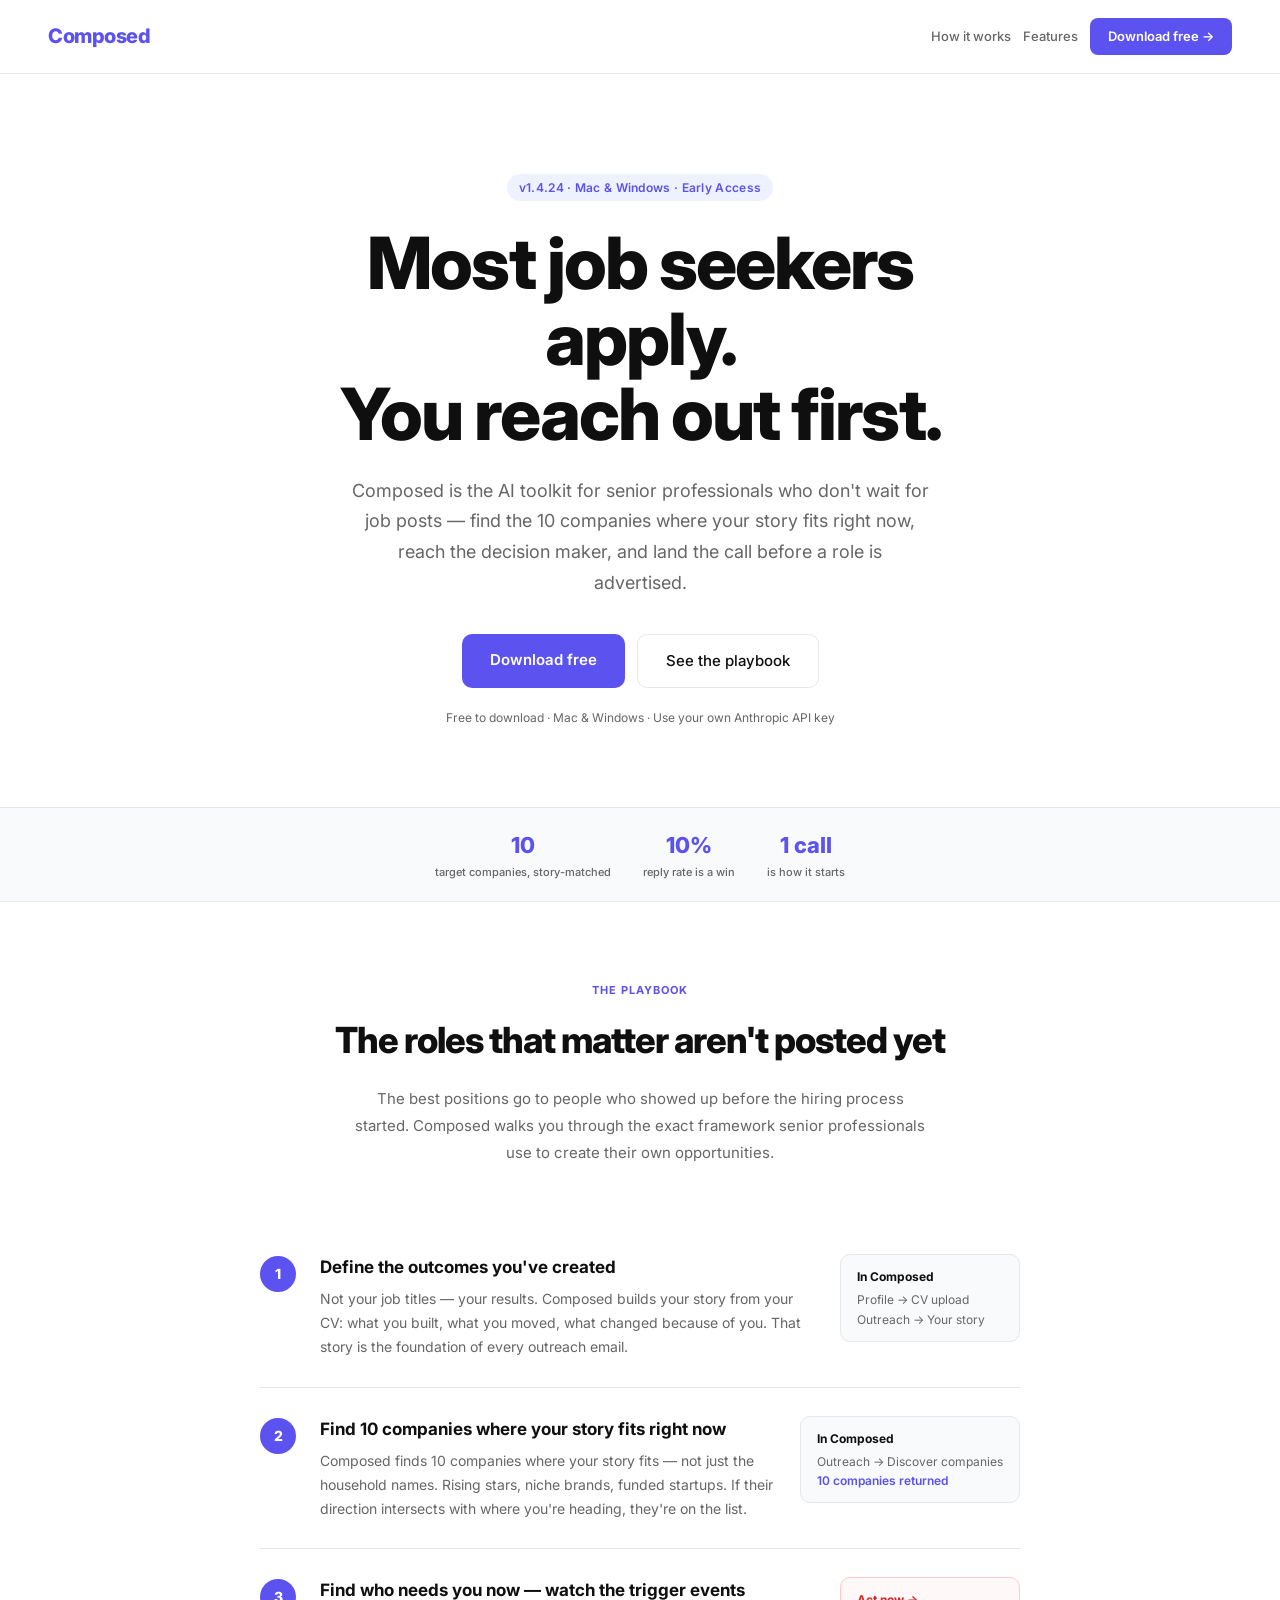
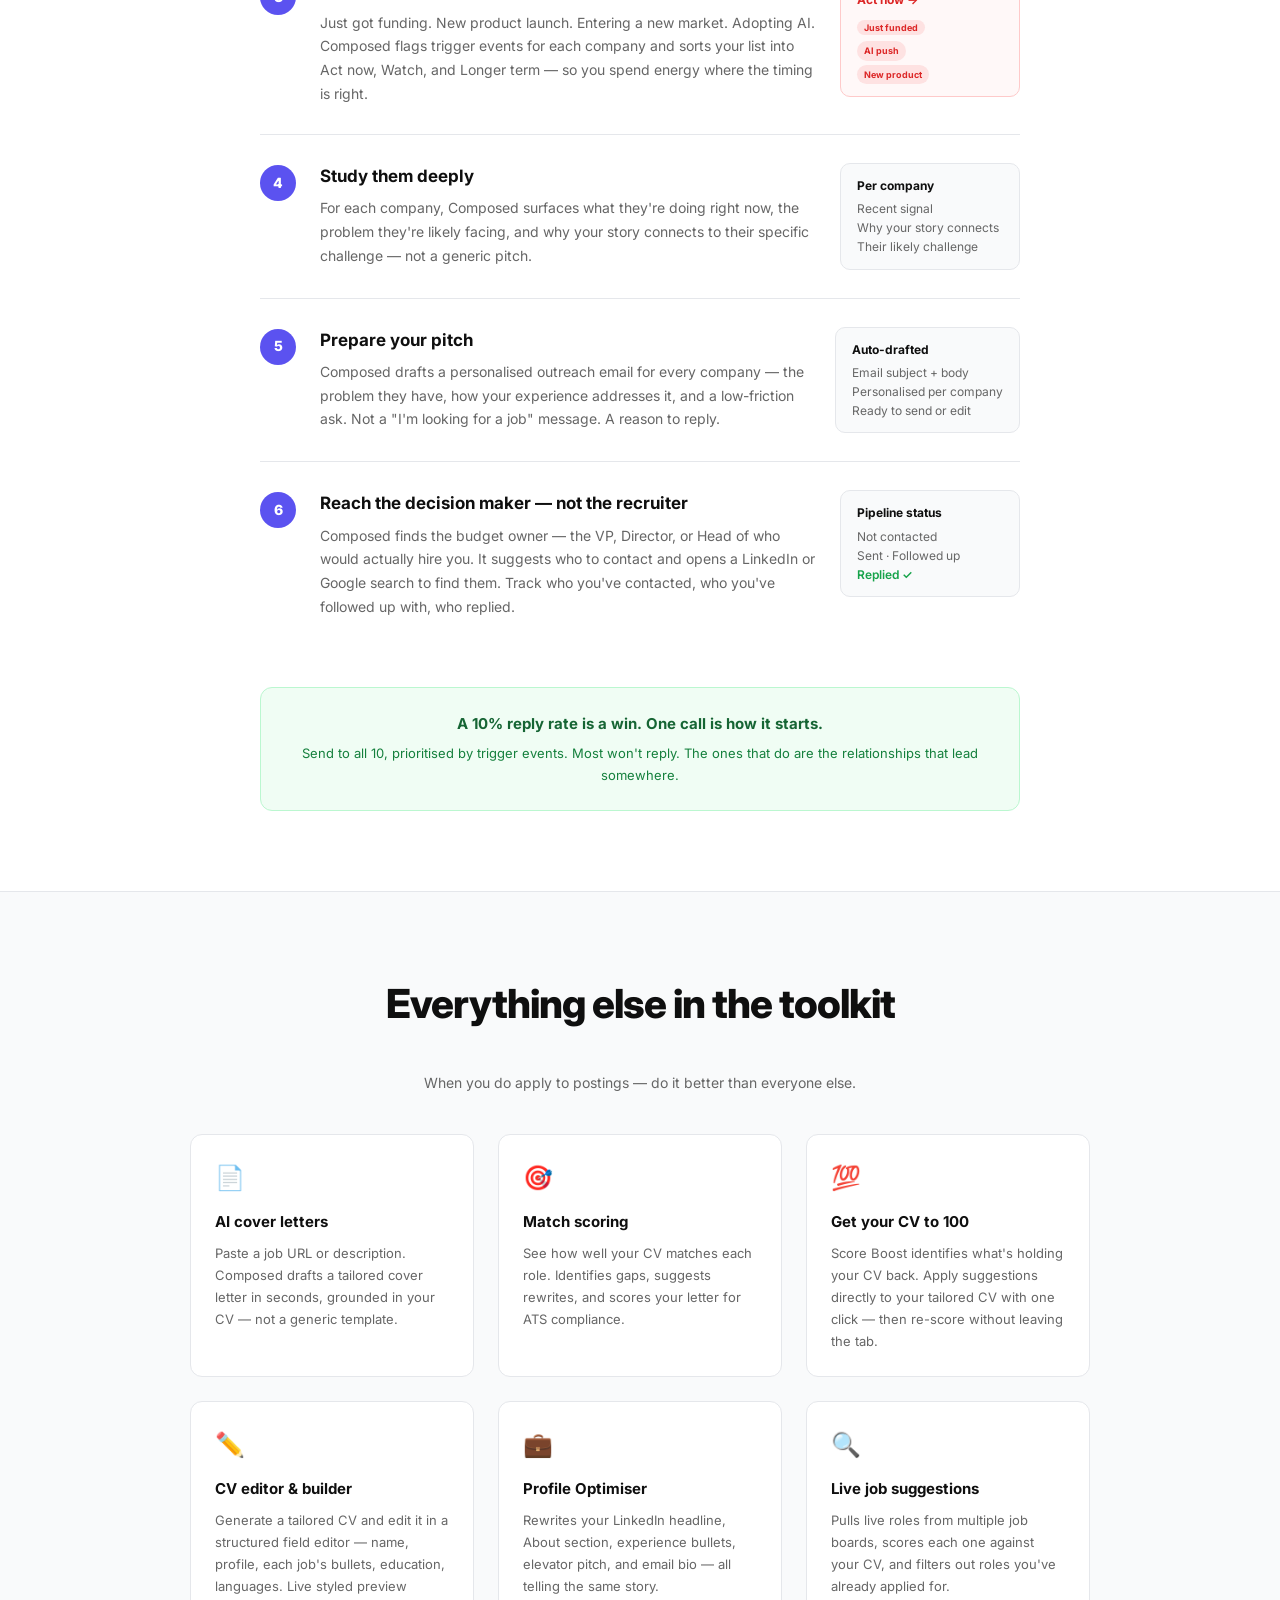
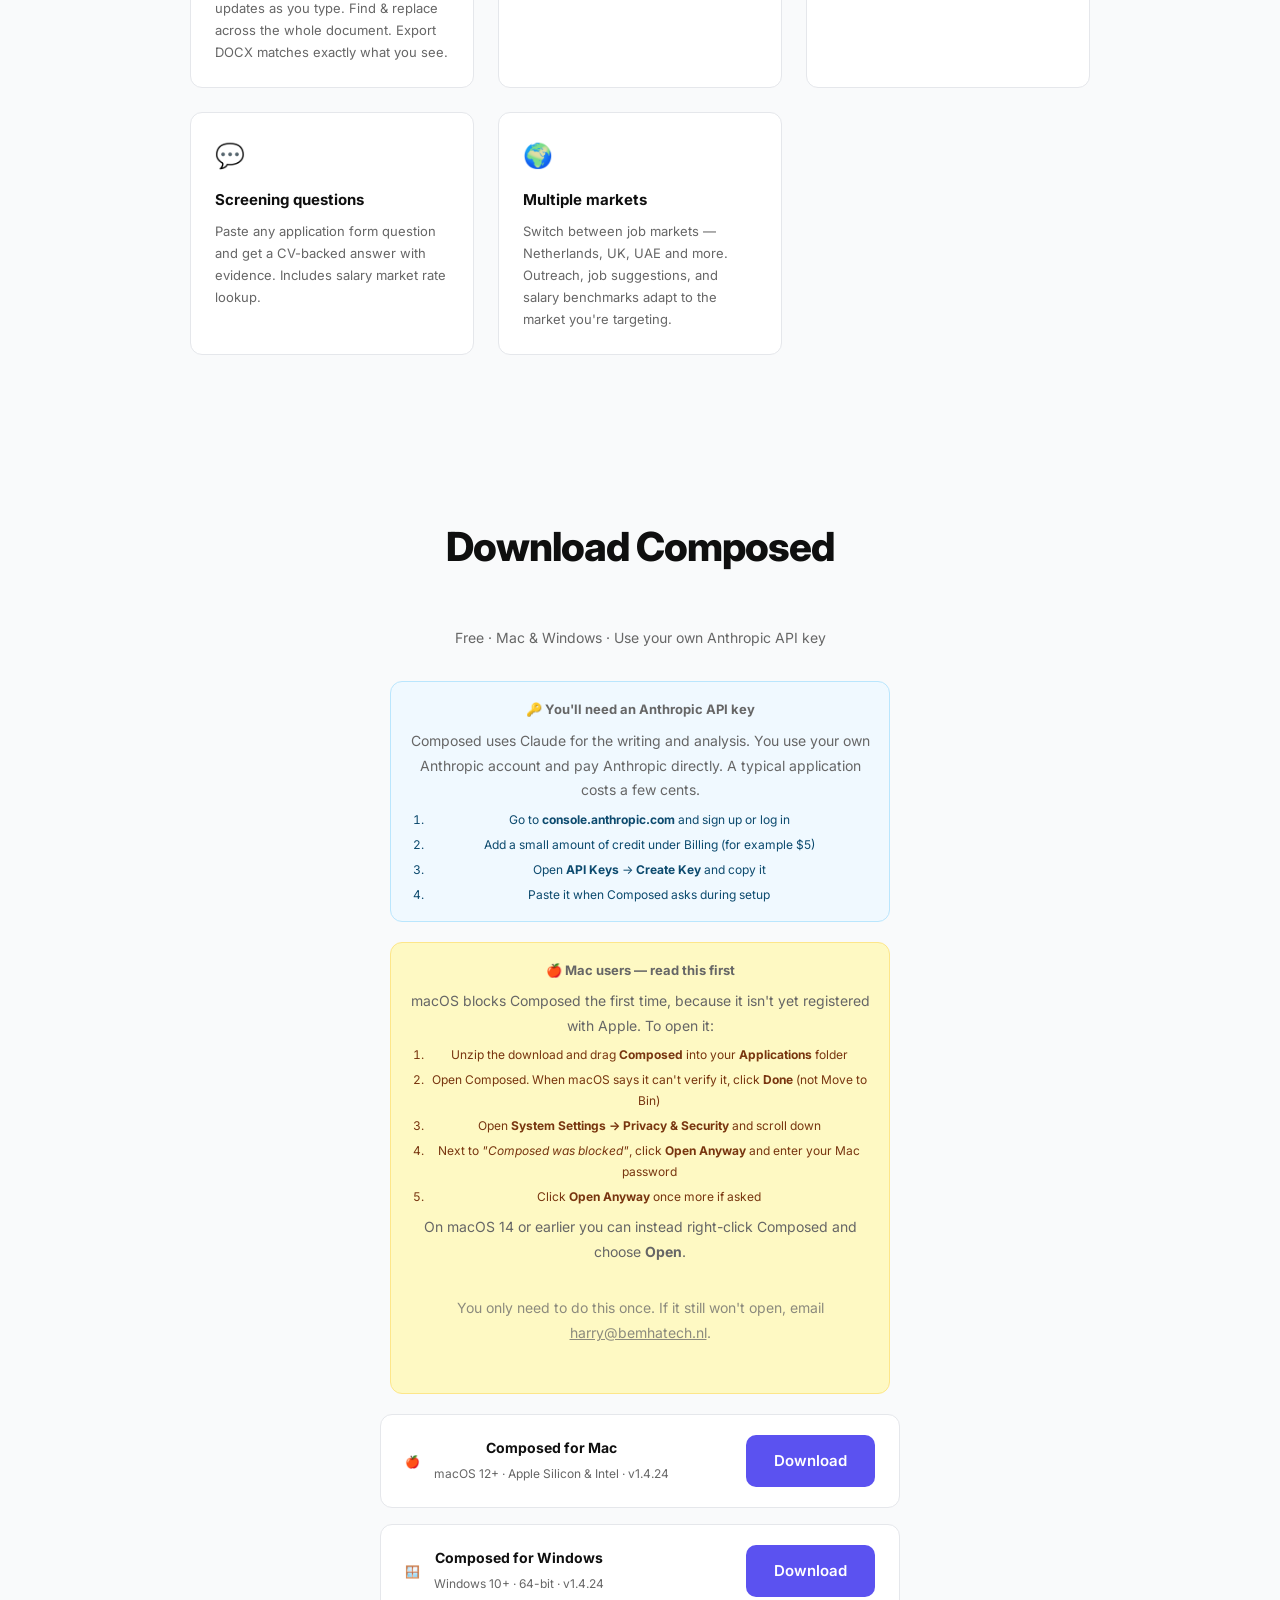
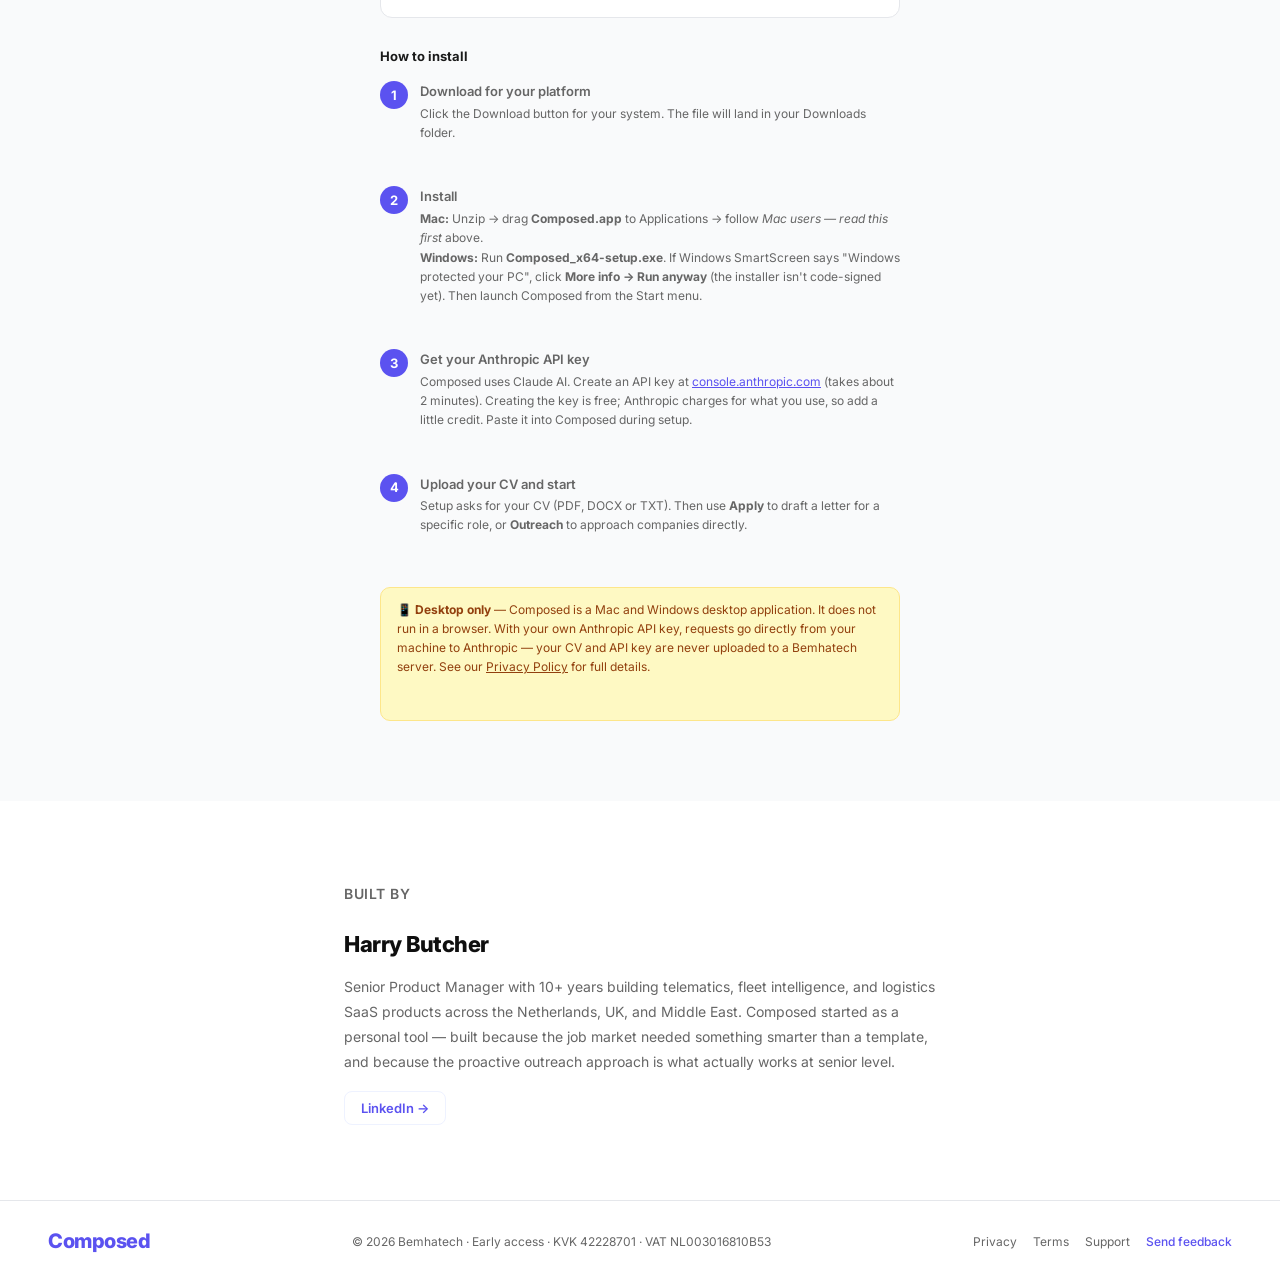
<file: composed/index.html>
<!DOCTYPE html>
<html lang="en">
<head>
  <meta charset="UTF-8" />
  <meta name="viewport" content="width=device-width, initial-scale=1.0" />
  <title>Composed — The proactive job search toolkit for senior professionals</title>
  <meta name="description" content="Most job seekers apply to postings. Composed helps you reach out before a job exists — find 10 target companies where your story fits now, spot trigger events, find the decision maker, and send an email that gets a reply." />
  <link rel="preconnect" href="https://fonts.googleapis.com" />
  <link href="https://fonts.googleapis.com/css2?family=Inter:wght@400;500;600;700;800&display=swap" rel="stylesheet" />
  <link rel="stylesheet" href="style.css" />
</head>
<body>

  <nav>
    <span class="logo">Composed</span>
    <div style="display:flex;gap:12px;align-items:center;">
      <a href="#how-it-works" class="nav-link">How it works</a>
      <a href="#features" class="nav-link">Features</a>
      <a href="#download" class="btn-nav">Download free →</a>
    </div>
  </nav>

  <!-- HERO -->
  <section class="hero">
    <div class="badge">v1.4.24 · Mac &amp; Windows · Early Access</div>
    <h1>Most job seekers apply.<br/>You reach out first.</h1>
    <p class="subtitle">Composed is the AI toolkit for senior professionals who don't wait for job posts — find the 10 companies where your story fits right now, reach the decision maker, and land the call before a role is advertised.</p>
    <div class="hero-actions">
      <a href="#download" class="btn-primary">Download free</a>
      <a href="#how-it-works" class="btn-ghost">See the playbook</a>
    </div>
    <p class="disclaimer">Free to download · Mac &amp; Windows · Use your own Anthropic API key</p>
  </section>

  <!-- SOCIAL PROOF STRIP -->
  <section style="background:var(--surface);border-top:1px solid var(--border);border-bottom:1px solid var(--border);padding:20px 24px;">
    <div style="max-width:860px;margin:0 auto;display:flex;gap:32px;justify-content:center;flex-wrap:wrap;">
      <div style="text-align:center;">
        <p style="font-size:22px;font-weight:800;color:var(--accent);">10</p>
        <p style="font-size:11px;color:var(--muted);font-weight:500;">target companies, story-matched</p>
      </div>
      <div style="text-align:center;">
        <p style="font-size:22px;font-weight:800;color:var(--accent);">10%</p>
        <p style="font-size:11px;color:var(--muted);font-weight:500;">reply rate is a win</p>
      </div>
      <div style="text-align:center;">
        <p style="font-size:22px;font-weight:800;color:var(--accent);">1 call</p>
        <p style="font-size:11px;color:var(--muted);font-weight:500;">is how it starts</p>
      </div>
    </div>
  </section>

  <!-- THE PLAYBOOK / HOW IT WORKS -->
  <section id="how-it-works" style="padding:80px 24px;">
    <div style="max-width:760px;margin:0 auto;">
      <p style="font-size:11px;font-weight:700;color:var(--accent);text-transform:uppercase;letter-spacing:1px;margin-bottom:12px;text-align:center;">The playbook</p>
      <h2 style="font-size:clamp(24px,3.5vw,36px);font-weight:800;letter-spacing:-1px;margin-bottom:16px;text-align:center;">The roles that matter aren't posted yet</h2>
      <p style="font-size:15px;color:var(--muted);line-height:1.8;text-align:center;max-width:580px;margin:0 auto 60px;">The best positions go to people who showed up before the hiring process started. Composed walks you through the exact framework senior professionals use to create their own opportunities.</p>

      <div style="display:flex;flex-direction:column;gap:0;">

        <div style="display:flex;gap:24px;align-items:flex-start;padding:28px 0;border-bottom:1px solid var(--border);">
          <div style="width:36px;height:36px;border-radius:50%;background:var(--accent);color:#fff;font-size:14px;font-weight:800;display:flex;align-items:center;justify-content:center;flex-shrink:0;margin-top:2px;">1</div>
          <div style="flex:1;">
            <h3 style="font-size:17px;font-weight:700;margin-bottom:6px;">Define the outcomes you've created</h3>
            <p style="font-size:14px;color:var(--muted);line-height:1.7;">Not your job titles — your results. Composed builds your story from your CV: what you built, what you moved, what changed because of you. That story is the foundation of every outreach email.</p>
          </div>
          <div style="background:var(--surface);border:1px solid var(--border);border-radius:10px;padding:12px 16px;font-size:12px;color:var(--muted);min-width:180px;flex-shrink:0;line-height:1.6;">
            <strong style="color:var(--text);display:block;margin-bottom:4px;">In Composed</strong>
            Profile → CV upload<br/>Outreach → Your story
          </div>
        </div>

        <div style="display:flex;gap:24px;align-items:flex-start;padding:28px 0;border-bottom:1px solid var(--border);">
          <div style="width:36px;height:36px;border-radius:50%;background:var(--accent);color:#fff;font-size:14px;font-weight:800;display:flex;align-items:center;justify-content:center;flex-shrink:0;margin-top:2px;">2</div>
          <div style="flex:1;">
            <h3 style="font-size:17px;font-weight:700;margin-bottom:6px;">Find 10 companies where your story fits right now</h3>
            <p style="font-size:14px;color:var(--muted);line-height:1.7;">Composed finds 10 companies where your story fits — not just the household names. Rising stars, niche brands, funded startups. If their direction intersects with where you're heading, they're on the list.</p>
          </div>
          <div style="background:var(--surface);border:1px solid var(--border);border-radius:10px;padding:12px 16px;font-size:12px;color:var(--muted);min-width:180px;flex-shrink:0;line-height:1.6;">
            <strong style="color:var(--text);display:block;margin-bottom:4px;">In Composed</strong>
            Outreach → Discover companies<br/><span style="color:var(--accent);font-weight:600;">10 companies returned</span>
          </div>
        </div>

        <div style="display:flex;gap:24px;align-items:flex-start;padding:28px 0;border-bottom:1px solid var(--border);">
          <div style="width:36px;height:36px;border-radius:50%;background:var(--accent);color:#fff;font-size:14px;font-weight:800;display:flex;align-items:center;justify-content:center;flex-shrink:0;margin-top:2px;">3</div>
          <div style="flex:1;">
            <h3 style="font-size:17px;font-weight:700;margin-bottom:6px;">Find who needs you now — watch the trigger events</h3>
            <p style="font-size:14px;color:var(--muted);line-height:1.7;">Just got funding. New product launch. Entering a new market. Adopting AI. Composed flags trigger events for each company and sorts your list into Act now, Watch, and Longer term — so you spend energy where the timing is right.</p>
          </div>
          <div style="background:#fff8f8;border:1px solid #fecaca;border-radius:10px;padding:12px 16px;font-size:12px;min-width:180px;flex-shrink:0;line-height:1.7;">
            <strong style="color:#dc2626;display:block;margin-bottom:6px;">Act now →</strong>
            <span style="background:#fee2e2;color:#dc2626;font-size:9px;font-weight:700;padding:2px 7px;border-radius:99px;">Just funded</span><br/>
            <span style="background:#fee2e2;color:#dc2626;font-size:9px;font-weight:700;padding:2px 7px;border-radius:99px;margin-top:4px;display:inline-block;">AI push</span><br/>
            <span style="background:#fee2e2;color:#dc2626;font-size:9px;font-weight:700;padding:2px 7px;border-radius:99px;margin-top:4px;display:inline-block;">New product</span>
          </div>
        </div>

        <div style="display:flex;gap:24px;align-items:flex-start;padding:28px 0;border-bottom:1px solid var(--border);">
          <div style="width:36px;height:36px;border-radius:50%;background:var(--accent);color:#fff;font-size:14px;font-weight:800;display:flex;align-items:center;justify-content:center;flex-shrink:0;margin-top:2px;">4</div>
          <div style="flex:1;">
            <h3 style="font-size:17px;font-weight:700;margin-bottom:6px;">Study them deeply</h3>
            <p style="font-size:14px;color:var(--muted);line-height:1.7;">For each company, Composed surfaces what they're doing right now, the problem they're likely facing, and why your story connects to their specific challenge — not a generic pitch.</p>
          </div>
          <div style="background:var(--surface);border:1px solid var(--border);border-radius:10px;padding:12px 16px;font-size:12px;color:var(--muted);min-width:180px;flex-shrink:0;line-height:1.6;">
            <strong style="color:var(--text);display:block;margin-bottom:4px;">Per company</strong>
            Recent signal<br/>Why your story connects<br/>Their likely challenge
          </div>
        </div>

        <div style="display:flex;gap:24px;align-items:flex-start;padding:28px 0;border-bottom:1px solid var(--border);">
          <div style="width:36px;height:36px;border-radius:50%;background:var(--accent);color:#fff;font-size:14px;font-weight:800;display:flex;align-items:center;justify-content:center;flex-shrink:0;margin-top:2px;">5</div>
          <div style="flex:1;">
            <h3 style="font-size:17px;font-weight:700;margin-bottom:6px;">Prepare your pitch</h3>
            <p style="font-size:14px;color:var(--muted);line-height:1.7;">Composed drafts a personalised outreach email for every company — the problem they have, how your experience addresses it, and a low-friction ask. Not a "I'm looking for a job" message. A reason to reply.</p>
          </div>
          <div style="background:var(--surface);border:1px solid var(--border);border-radius:10px;padding:12px 16px;font-size:12px;color:var(--muted);min-width:180px;flex-shrink:0;line-height:1.6;">
            <strong style="color:var(--text);display:block;margin-bottom:4px;">Auto-drafted</strong>
            Email subject + body<br/>Personalised per company<br/>Ready to send or edit
          </div>
        </div>

        <div style="display:flex;gap:24px;align-items:flex-start;padding:28px 0;">
          <div style="width:36px;height:36px;border-radius:50%;background:var(--accent);color:#fff;font-size:14px;font-weight:800;display:flex;align-items:center;justify-content:center;flex-shrink:0;margin-top:2px;">6</div>
          <div style="flex:1;">
            <h3 style="font-size:17px;font-weight:700;margin-bottom:6px;">Reach the decision maker — not the recruiter</h3>
            <p style="font-size:14px;color:var(--muted);line-height:1.7;">Composed finds the budget owner — the VP, Director, or Head of who would actually hire you. It suggests who to contact and opens a LinkedIn or Google search to find them. Track who you've contacted, who you've followed up with, who replied.</p>
          </div>
          <div style="background:var(--surface);border:1px solid var(--border);border-radius:10px;padding:12px 16px;font-size:12px;color:var(--muted);min-width:180px;flex-shrink:0;line-height:1.6;">
            <strong style="color:var(--text);display:block;margin-bottom:4px;">Pipeline status</strong>
            Not contacted<br/>Sent · Followed up<br/><span style="color:#16a34a;font-weight:600;">Replied ✓</span>
          </div>
        </div>

      </div>

      <div style="margin-top:40px;background:#f0fdf4;border:1.5px solid #bbf7d0;border-radius:12px;padding:24px 28px;text-align:center;">
        <p style="font-size:15px;font-weight:700;color:#166534;margin-bottom:6px;">A 10% reply rate is a win. One call is how it starts.</p>
        <p style="font-size:13px;color:#15803d;line-height:1.7;">Send to all 10, prioritised by trigger events. Most won't reply. The ones that do are the relationships that lead somewhere.</p>
      </div>
    </div>
  </section>

  <!-- FEATURES -->
  <section class="features" id="features" style="background:var(--surface);border-top:1px solid var(--border);">
    <h2>Everything else in the toolkit</h2>
    <p style="text-align:center;color:var(--muted);font-size:14px;margin-top:-12px;margin-bottom:40px;">When you do apply to postings — do it better than everyone else.</p>
    <div class="feature-grid">
      <div class="feature">
        <div class="feature-icon">📄</div>
        <h3>AI cover letters</h3>
        <p>Paste a job URL or description. Composed drafts a tailored cover letter in seconds, grounded in your CV — not a generic template.</p>
      </div>
      <div class="feature">
        <div class="feature-icon">🎯</div>
        <h3>Match scoring</h3>
        <p>See how well your CV matches each role. Identifies gaps, suggests rewrites, and scores your letter for ATS compliance.</p>
      </div>
      <div class="feature">
        <div class="feature-icon">💯</div>
        <h3>Get your CV to 100</h3>
        <p>Score Boost identifies what's holding your CV back. Apply suggestions directly to your tailored CV with one click — then re-score without leaving the tab.</p>
      </div>
      <div class="feature">
        <div class="feature-icon">✏️</div>
        <h3>CV editor &amp; builder</h3>
        <p>Generate a tailored CV and edit it in a structured field editor — name, profile, each job's bullets, education, languages. Live styled preview updates as you type. Find &amp; replace across the whole document. Export DOCX matches exactly what you see.</p>
      </div>
      <div class="feature">
        <div class="feature-icon">💼</div>
        <h3>Profile Optimiser</h3>
        <p>Rewrites your LinkedIn headline, About section, experience bullets, elevator pitch, and email bio — all telling the same story.</p>
      </div>
      <div class="feature">
        <div class="feature-icon">🔍</div>
        <h3>Live job suggestions</h3>
        <p>Pulls live roles from multiple job boards, scores each one against your CV, and filters out roles you've already applied for.</p>
      </div>
      <div class="feature">
        <div class="feature-icon">💬</div>
        <h3>Screening questions</h3>
        <p>Paste any application form question and get a CV-backed answer with evidence. Includes salary market rate lookup.</p>
      </div>
      <div class="feature">
        <div class="feature-icon">🌍</div>
        <h3>Multiple markets</h3>
        <p>Switch between job markets — Netherlands, UK, UAE and more. Outreach, job suggestions, and salary benchmarks adapt to the market you're targeting.</p>
      </div>
    </div>
  </section>


  <!-- DOWNLOAD -->
  <section class="download" id="download">
    <h2>Download Composed</h2>
    <p>Free · Mac &amp; Windows · Use your own Anthropic API key</p>

    <div style="background:#f0f9ff;border:1.5px solid #bae6fd;border-radius:12px;padding:16px 18px;margin-bottom:20px;font-size:12px;color:#0c4a6e;line-height:1.75;max-width:500px;margin-left:auto;margin-right:auto;">
      <p style="font-weight:700;font-size:13px;margin-bottom:8px;">🔑 You'll need an Anthropic API key</p>
      <p style="margin-bottom:6px;">Composed uses Claude for the writing and analysis. You use your own Anthropic account and pay Anthropic directly. A typical application costs a few cents.</p>
      <ol style="padding-left:18px;margin:0;display:flex;flex-direction:column;gap:4px;">
        <li>Go to <strong>console.anthropic.com</strong> and sign up or log in</li>
        <li>Add a small amount of credit under Billing (for example $5)</li>
        <li>Open <strong>API Keys</strong> → <strong>Create Key</strong> and copy it</li>
        <li>Paste it when Composed asks during setup</li>
      </ol>
    </div>

    <div style="background:#fef9c3;border:1.5px solid #fde68a;border-radius:12px;padding:16px 18px;margin-bottom:20px;font-size:12px;color:#78350f;line-height:1.75;max-width:500px;margin-left:auto;margin-right:auto;">
      <p style="font-weight:700;font-size:13px;margin-bottom:8px;">🍎 Mac users — read this first</p>
      <p style="margin-bottom:6px;">macOS blocks Composed the first time, because it isn't yet registered with Apple. To open it:</p>
      <ol style="padding-left:18px;margin:0;display:flex;flex-direction:column;gap:4px;">
        <li>Unzip the download and drag <strong>Composed</strong> into your <strong>Applications</strong> folder</li>
        <li>Open Composed. When macOS says it can't verify it, click <strong>Done</strong> (not Move to Bin)</li>
        <li>Open <strong>System Settings → Privacy &amp; Security</strong> and scroll down</li>
        <li>Next to <em>"Composed was blocked"</em>, click <strong>Open Anyway</strong> and enter your Mac password</li>
        <li>Click <strong>Open Anyway</strong> once more if asked</li>
      </ol>
      <p style="margin-top:8px;">On macOS 14 or earlier you can instead right-click Composed and choose <strong>Open</strong>.</p>
      <p style="margin-top:8px;opacity:0.75;">You only need to do this once. If it still won't open, email <a href="mailto:harry@bemhatech.nl" style="color:inherit;">harry@bemhatech.nl</a>.</p>
    </div>

    <div class="download-card">
      <div class="dl-info">
        <span class="dl-icon">🍎</span>
        <div>
          <strong>Composed for Mac</strong>
          <span>macOS 12+ · Apple Silicon &amp; Intel · v1.4.24</span>
        </div>
      </div>
      <a href="/composed/Composed-mac.zip" class="btn-primary">Download</a>
    </div>
    <div class="download-card" style="margin-top:12px">
      <div class="dl-info">
        <span class="dl-icon">🪟</span>
        <div>
          <strong>Composed for Windows</strong>
          <span>Windows 10+ · 64-bit · v1.4.24</span>
        </div>
      </div>
      <a href="/composed/Composed_x64-setup.exe" class="btn-primary">Download</a>
    </div>

    <div style="max-width:520px;margin:28px auto 0;text-align:left;">
      <p style="font-size:13px;font-weight:700;color:#1a1a1a;margin-bottom:14px;">How to install</p>

      <div style="display:flex;gap:12px;margin-bottom:12px;align-items:flex-start;">
        <div style="width:28px;height:28px;border-radius:50%;background:var(--accent);color:#fff;font-size:13px;font-weight:700;display:flex;align-items:center;justify-content:center;flex-shrink:0;">1</div>
        <div>
          <p style="font-size:13px;font-weight:600;margin-bottom:2px;">Download for your platform</p>
          <p style="font-size:12px;color:var(--muted);line-height:1.6;">Click the Download button for your system. The file will land in your Downloads folder.</p>
        </div>
      </div>

      <div style="display:flex;gap:12px;margin-bottom:12px;align-items:flex-start;">
        <div style="width:28px;height:28px;border-radius:50%;background:var(--accent);color:#fff;font-size:13px;font-weight:700;display:flex;align-items:center;justify-content:center;flex-shrink:0;">2</div>
        <div>
          <p style="font-size:13px;font-weight:600;margin-bottom:2px;">Install</p>
          <p style="font-size:12px;color:var(--muted);line-height:1.6;"><strong>Mac:</strong> Unzip → drag <strong>Composed.app</strong> to Applications → follow <em>Mac users — read this first</em> above.<br/><strong>Windows:</strong> Run <strong>Composed_x64-setup.exe</strong>. If Windows SmartScreen says "Windows protected your PC", click <strong>More info → Run anyway</strong> (the installer isn't code-signed yet). Then launch Composed from the Start menu.</p>
        </div>
      </div>

      <div style="display:flex;gap:12px;margin-bottom:12px;align-items:flex-start;">
        <div style="width:28px;height:28px;border-radius:50%;background:var(--accent);color:#fff;font-size:13px;font-weight:700;display:flex;align-items:center;justify-content:center;flex-shrink:0;">3</div>
        <div>
          <p style="font-size:13px;font-weight:600;margin-bottom:2px;">Get your Anthropic API key</p>
          <p style="font-size:12px;color:var(--muted);line-height:1.6;">Composed uses Claude AI. Create an API key at <a href="https://console.anthropic.com" target="_blank" style="color:var(--accent);">console.anthropic.com</a> (takes about 2 minutes). Creating the key is free; Anthropic charges for what you use, so add a little credit. Paste it into Composed during setup.</p>
        </div>
      </div>

      <div style="display:flex;gap:12px;margin-bottom:20px;align-items:flex-start;">
        <div style="width:28px;height:28px;border-radius:50%;background:var(--accent);color:#fff;font-size:13px;font-weight:700;display:flex;align-items:center;justify-content:center;flex-shrink:0;">4</div>
        <div>
          <p style="font-size:13px;font-weight:600;margin-bottom:2px;">Upload your CV and start</p>
          <p style="font-size:12px;color:var(--muted);line-height:1.6;">Setup asks for your CV (PDF, DOCX or TXT). Then use <strong>Apply</strong> to draft a letter for a specific role, or <strong>Outreach</strong> to approach companies directly.</p>
        </div>
      </div>

      <div style="background:#fef9c3;border:1px solid #fde68a;border-radius:10px;padding:12px 16px;">
        <p style="font-size:12px;color:#92400e;line-height:1.6;">📱 <strong>Desktop only</strong> — Composed is a Mac and Windows desktop application. It does not run in a browser. With your own Anthropic API key, requests go directly from your machine to Anthropic — your CV and API key are never uploaded to a Bemhatech server. See our <a href="/composed/privacy.html" style="color:#92400e;">Privacy Policy</a> for full details.</p>
      </div>
    </div>
  </section>

  <!-- MAKER -->
  <section class="maker">
    <div class="maker-inner">
      <div>
        <p class="maker-label">Built by</p>
        <h3>Harry Butcher</h3>
        <p>Senior Product Manager with 10+ years building telematics, fleet intelligence, and logistics SaaS products across the Netherlands, UK, and Middle East. Composed started as a personal tool — built because the job market needed something smarter than a template, and because the proactive outreach approach is what actually works at senior level.</p>
        <a href="https://www.linkedin.com/in/harry-butcher" target="_blank" class="btn-ghost-sm">LinkedIn →</a>
      </div>
    </div>
  </section>

  <footer>
    <span class="logo">Composed</span>
    <span>© 2026 Bemhatech · Early access · KVK 42228701 · VAT NL003016810B53</span>
    <div style="display:flex;gap:16px;align-items:center;">
      <a href="/composed/privacy.html" style="font-size:12px;color:var(--muted);text-decoration:none;">Privacy</a>
      <a href="/composed/terms.html" style="font-size:12px;color:var(--muted);text-decoration:none;">Terms</a>
      <a href="/composed/support.html" style="font-size:12px;color:var(--muted);text-decoration:none;">Support</a>
      <a href="mailto:harry@bemhatech.nl?subject=Composed Feedback" class="footer-feedback">Send feedback</a>
    </div>
  </footer>

</body>
</html>
</file>
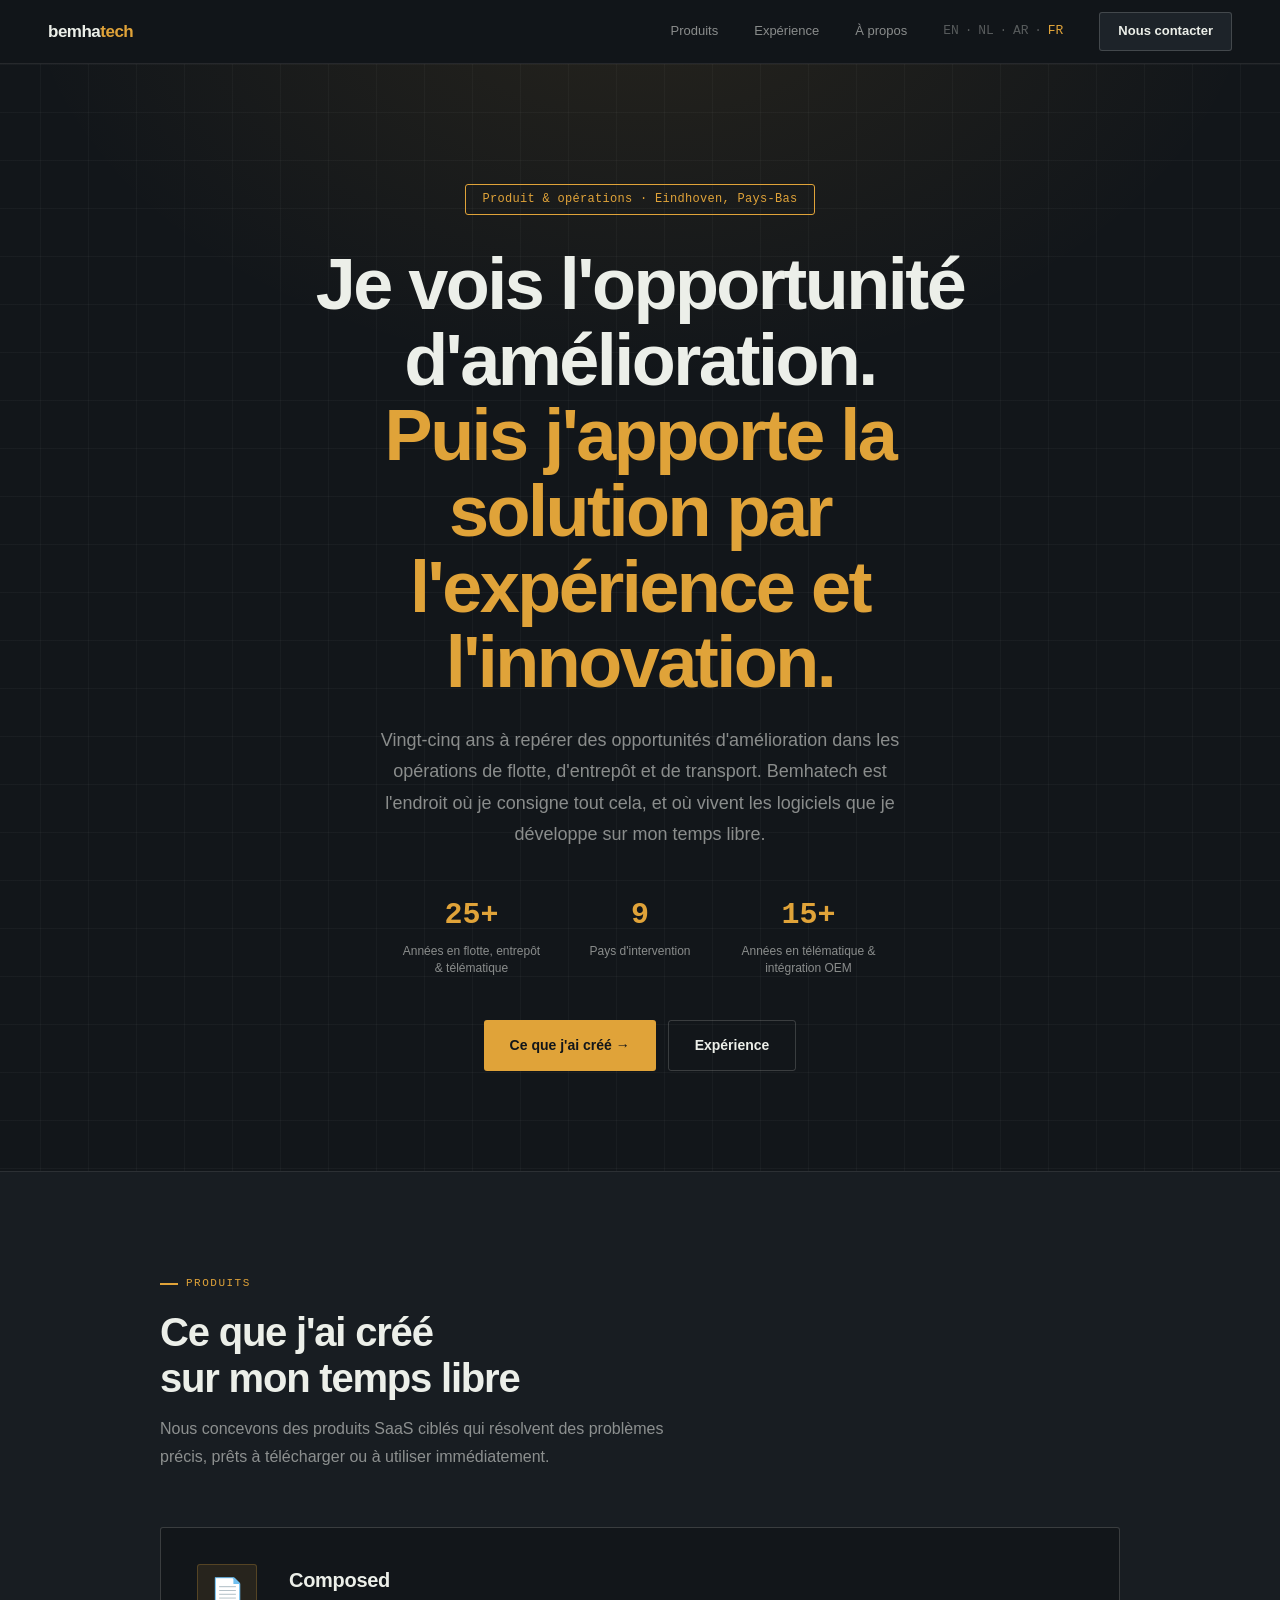
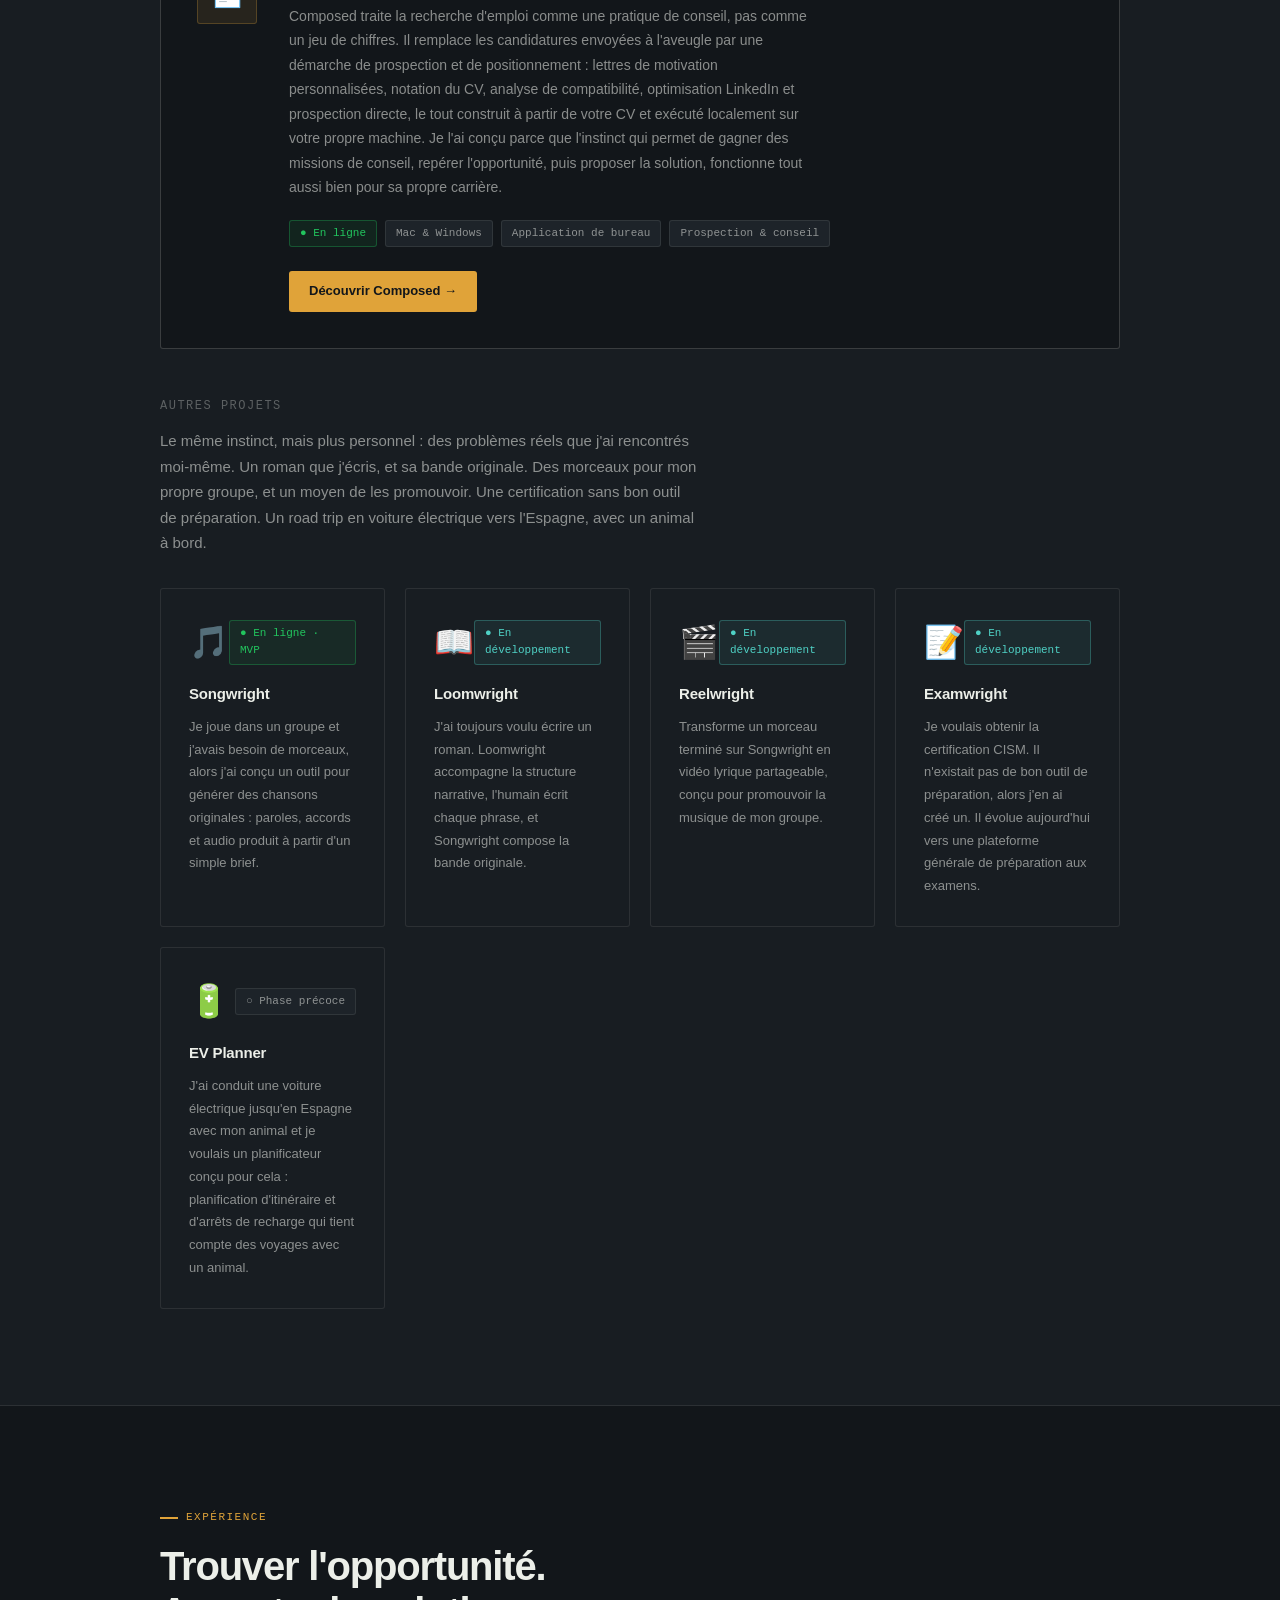
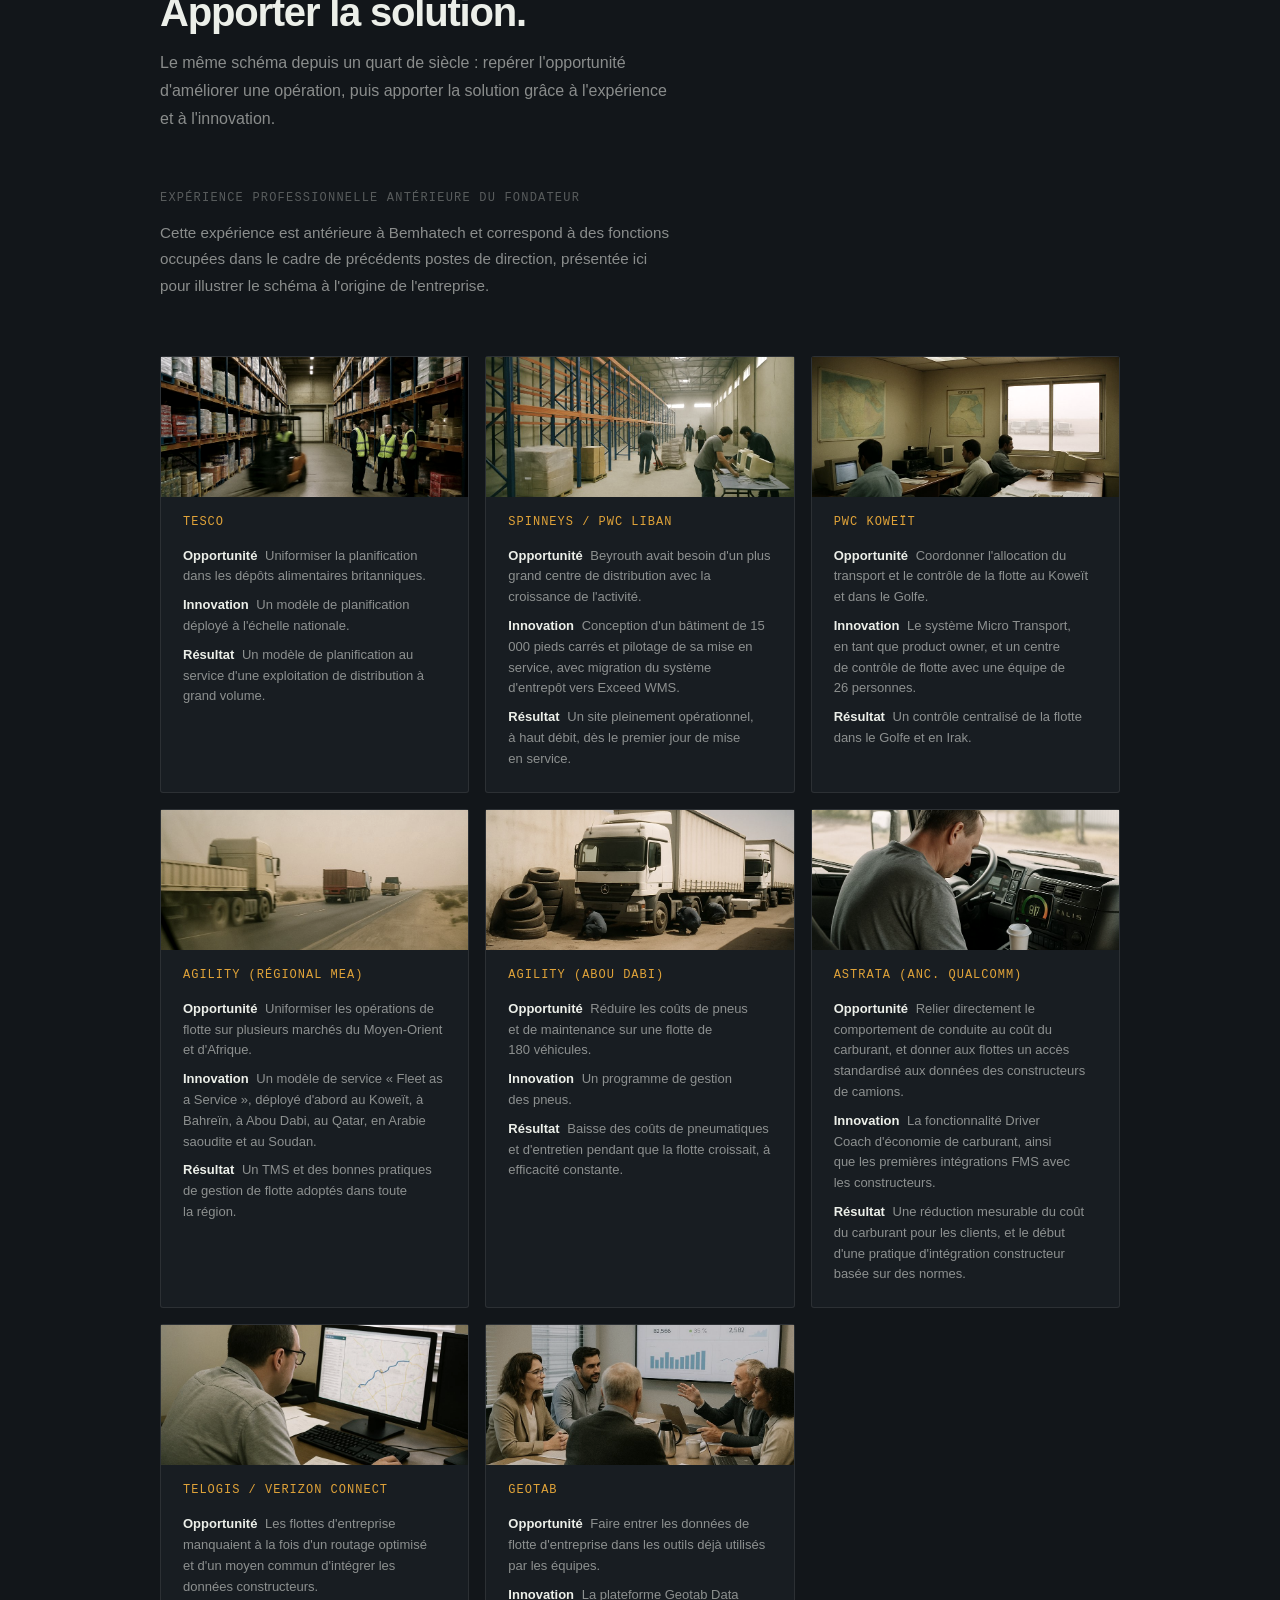
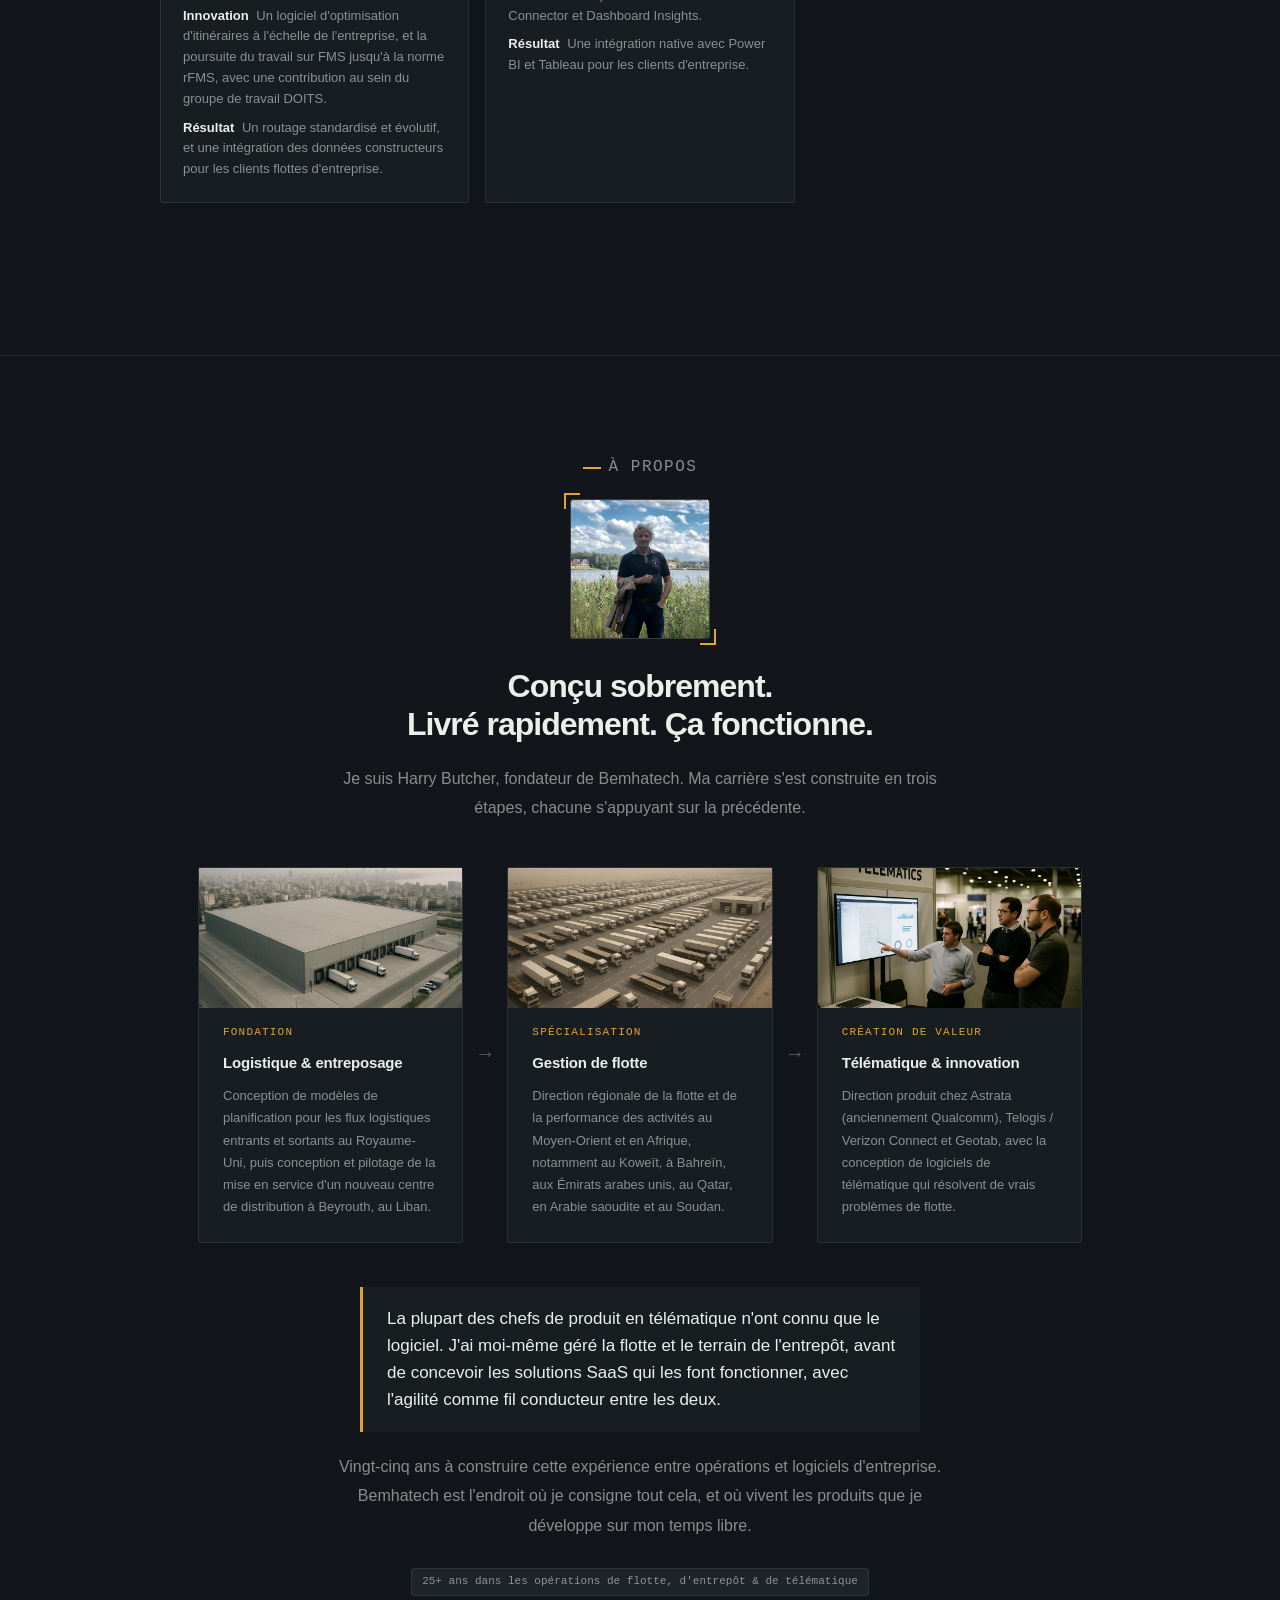
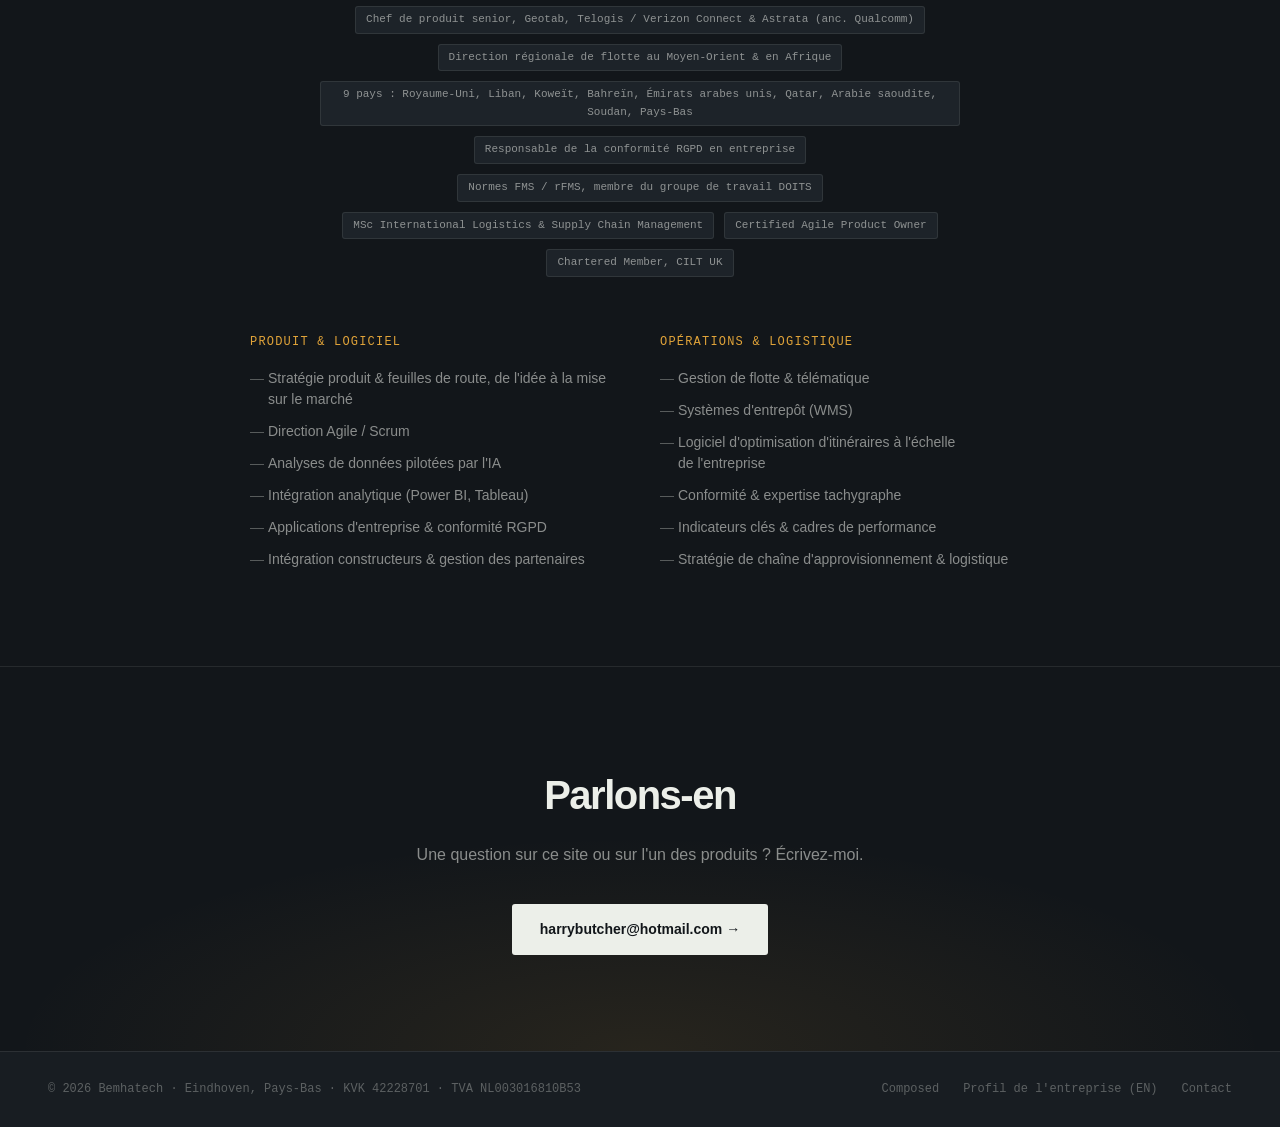
<file: fr/index.html>
<!DOCTYPE html>
<html lang="fr">
<head>
  <meta charset="UTF-8" />
  <meta name="viewport" content="width=device-width, initial-scale=1.0" />
  <title>Bemhatech | Un logiciel qui vous soutient</title>
  <meta name="description" content="Bemhatech est le site personnel de Harry Butcher : vingt-cinq ans dans les opérations de flotte, d'entrepôt et de télématique et en gestion de produit, ainsi qu'une gamme croissante de produits développés en interne." />
  <link rel="icon" href="../favicon.svg" type="image/svg+xml" />
  <link rel="canonical" href="https://bemhatech.nl/fr/" />
  <link rel="alternate" hreflang="en" href="https://bemhatech.nl/" />
  <link rel="alternate" hreflang="nl" href="https://bemhatech.nl/nl/" />
  <link rel="alternate" hreflang="ar" href="https://bemhatech.nl/ar/" />
  <link rel="alternate" hreflang="fr" href="https://bemhatech.nl/fr/" />
  <link rel="alternate" hreflang="x-default" href="https://bemhatech.nl/" />
  <meta property="og:type" content="website" />
  <meta property="og:title" content="Bemhatech | Un logiciel qui vous soutient" />
  <meta property="og:description" content="Harry Butcher - vingt-cinq ans dans les opérations de flotte, d'entrepôt et de télématique et en gestion de produit, ainsi qu'une gamme croissante de produits développés en interne." />
  <meta property="og:url" content="https://bemhatech.nl/fr/" />
  <meta property="og:locale" content="fr" />
  <meta name="twitter:card" content="summary" />
  <link rel="stylesheet" href="../style.css" />
</head>
<body>

  <nav>
    <span class="logo">bemha<span>tech</span></span>
    <div class="nav-links">
      <a href="#products">Produits</a>
      <a href="#experience">Expérience</a>
      <a href="#about">À propos</a>
      <div class="lang-switch">
        <a href="/">EN</a>
        <span>·</span>
        <a href="/nl/">NL</a>
        <span>·</span>
        <a href="/ar/">AR</a>
        <span>·</span>
        <a href="/fr/" class="active">FR</a>
      </div>
      <a href="#contact" class="btn-nav">Nous contacter</a>
    </div>
  </nav>

  <!-- Hero -->
  <section class="hero">
    <div class="hero-inner">
      <div class="hero-badge">Produit &amp; opérations · Eindhoven, Pays-Bas</div>
      <h1>Je vois l'opportunité d'amélioration.<br/><span>Puis j'apporte la solution par l'expérience et l'innovation.</span></h1>
      <p>Vingt-cinq ans à repérer des opportunités d'amélioration dans les opérations de flotte, d'entrepôt et de transport. Bemhatech est l'endroit où je consigne tout cela, et où vivent les logiciels que je développe sur mon temps libre.</p>
      <div class="hero-stats">
        <div class="stat">
          <div class="num">25+</div>
          <div class="label">Années en flotte, entrepôt &amp; télématique</div>
        </div>
        <div class="stat">
          <div class="num">9</div>
          <div class="label">Pays d'intervention</div>
        </div>
        <div class="stat">
          <div class="num">15+</div>
          <div class="label">Années en télématique &amp; intégration OEM</div>
        </div>
      </div>
      <div class="hero-actions">
        <a href="#products" class="btn-primary">Ce que j'ai créé →</a>
        <a href="#experience" class="btn-ghost">Expérience</a>
      </div>
    </div>
  </section>

  <div class="divider"></div>

  <!-- Products -->
  <section class="products" id="products">
    <div class="section-inner">
      <p class="section-label">Produits</p>
      <h2 class="section-title">Ce que j'ai créé<br/>sur mon temps libre</h2>
      <p class="section-sub">Nous concevons des produits SaaS ciblés qui résolvent des problèmes précis, prêts à télécharger ou à utiliser immédiatement.</p>

      <div class="product-card">
        <div class="product-icon">📄</div>
        <div class="product-info">
          <h3>Composed</h3>
          <p>Composed traite la recherche d'emploi comme une pratique de conseil, pas comme un jeu de chiffres. Il remplace les candidatures envoyées à l'aveugle par une démarche de prospection et de positionnement : lettres de motivation personnalisées, notation du CV, analyse de compatibilité, optimisation LinkedIn et prospection directe, le tout construit à partir de votre CV et exécuté localement sur votre propre machine. Je l'ai conçu parce que l'instinct qui permet de gagner des missions de conseil, repérer l'opportunité, puis proposer la solution, fonctionne tout aussi bien pour sa propre carrière.</p>
          <div class="product-tags">
            <span class="tag live">● En ligne</span>
            <span class="tag">Mac &amp; Windows</span>
            <span class="tag">Application de bureau</span>
            <span class="tag">Prospection &amp; conseil</span>
          </div>
          <a href="https://bemhatech.nl/composed" target="_blank" rel="noopener" class="btn-primary" style="font-size:13px;padding:10px 20px;">Découvrir Composed →</a>
        </div>
      </div>

      <p class="products-more-label">Autres projets</p>
      <p class="products-more-sub">Le même instinct, mais plus personnel : des problèmes réels que j'ai rencontrés moi-même. Un roman que j'écris, et sa bande originale. Des morceaux pour mon propre groupe, et un moyen de les promouvoir. Une certification sans bon outil de préparation. Un road trip en voiture électrique vers l'Espagne, avec un animal à bord.</p>
      <div class="services-grid">
        <div class="service-card">
          <div class="mini-card-top">
            <span class="service-icon" style="margin-bottom:0;">🎵</span>
            <span class="tag live">● En ligne · MVP</span>
          </div>
          <h3>Songwright</h3>
          <p>Je joue dans un groupe et j'avais besoin de morceaux, alors j'ai conçu un outil pour générer des chansons originales : paroles, accords et audio produit à partir d'un simple brief.</p>
        </div>
        <div class="service-card">
          <div class="mini-card-top">
            <span class="service-icon" style="margin-bottom:0;">📖</span>
            <span class="tag dev">● En développement</span>
          </div>
          <h3>Loomwright</h3>
          <p>J'ai toujours voulu écrire un roman. Loomwright accompagne la structure narrative, l'humain écrit chaque phrase, et Songwright compose la bande originale.</p>
        </div>
        <div class="service-card">
          <div class="mini-card-top">
            <span class="service-icon" style="margin-bottom:0;">🎬</span>
            <span class="tag dev">● En développement</span>
          </div>
          <h3>Reelwright</h3>
          <p>Transforme un morceau terminé sur Songwright en vidéo lyrique partageable, conçu pour promouvoir la musique de mon groupe.</p>
        </div>
        <div class="service-card">
          <div class="mini-card-top">
            <span class="service-icon" style="margin-bottom:0;">📝</span>
            <span class="tag dev">● En développement</span>
          </div>
          <h3>Examwright</h3>
          <p>Je voulais obtenir la certification CISM. Il n'existait pas de bon outil de préparation, alors j'en ai créé un. Il évolue aujourd'hui vers une plateforme générale de préparation aux examens.</p>
        </div>
        <div class="service-card">
          <div class="mini-card-top">
            <span class="service-icon" style="margin-bottom:0;">🔋</span>
            <span class="tag">○ Phase précoce</span>
          </div>
          <h3>EV Planner</h3>
          <p>J'ai conduit une voiture électrique jusqu'en Espagne avec mon animal et je voulais un planificateur conçu pour cela : planification d'itinéraire et d'arrêts de recharge qui tient compte des voyages avec un animal.</p>
        </div>
      </div>
    </div>
  </section>

  <!-- Experience -->
  <section id="experience">
    <div class="section-inner">
      <p class="section-label">Expérience</p>
      <h2 class="section-title">Trouver l'opportunité.<br/>Apporter la solution.</h2>
      <p class="section-sub">Le même schéma depuis un quart de siècle : repérer l'opportunité d'améliorer une opération, puis apporter la solution grâce à l'expérience et à l'innovation.</p>

      <p class="track-label">Expérience professionnelle antérieure du fondateur</p>
      <p class="section-sub" style="margin-top:-8px;font-size:0.95rem;">Cette expérience est antérieure à Bemhatech et correspond à des fonctions occupées dans le cadre de précédents postes de direction, présentée ici pour illustrer le schéma à l'origine de l'entreprise.</p>
      <div class="track-grid">
        <div class="track-card">
          <img class="track-photo" src="../assets/track-tesco.jpg" alt="Dépôt de distribution alimentaire au Royaume-Uni" loading="lazy" />
          <div class="track-org">Tesco</div>
          <p><b>Opportunité</b> Uniformiser la planification dans les dépôts alimentaires britanniques.</p>
          <p><b>Innovation</b> Un modèle de planification déployé à l'échelle nationale.</p>
          <p><b>Résultat</b> Un modèle de planification au service d'une exploitation de distribution à grand volume.</p>
        </div>
        <div class="track-card">
          <img class="track-photo" src="../assets/track-lebanon.jpg" alt="Mise en service d'un centre de distribution à Beyrouth, au Liban" loading="lazy" />
          <div class="track-org">Spinneys / PWC Liban</div>
          <p><b>Opportunité</b> Beyrouth avait besoin d'un plus grand centre de distribution avec la croissance de l'activité.</p>
          <p><b>Innovation</b> Conception d'un bâtiment de 15 000 pieds carrés et pilotage de sa mise en service, avec migration du système d'entrepôt vers Exceed WMS.</p>
          <p><b>Résultat</b> Un site pleinement opérationnel, à haut débit, dès le premier jour de mise en service.</p>
        </div>
        <div class="track-card">
          <img class="track-photo" src="../assets/track-kuwait.jpg" alt="Centre de contrôle de flotte au Koweït" loading="lazy" />
          <div class="track-org">PWC Koweït</div>
          <p><b>Opportunité</b> Coordonner l'allocation du transport et le contrôle de la flotte au Koweït et dans le Golfe.</p>
          <p><b>Innovation</b> Le système Micro Transport, en tant que product owner, et un centre de contrôle de flotte avec une équipe de 26 personnes.</p>
          <p><b>Résultat</b> Un contrôle centralisé de la flotte dans le Golfe et en Irak.</p>
        </div>
        <div class="track-card">
          <img class="track-photo" src="../assets/track-mea.jpg" alt="Convoi de camions sur une autoroute désertique au Moyen-Orient" loading="lazy" />
          <div class="track-org">Agility (régional MEA)</div>
          <p><b>Opportunité</b> Uniformiser les opérations de flotte sur plusieurs marchés du Moyen-Orient et d'Afrique.</p>
          <p><b>Innovation</b> Un modèle de service « Fleet as a Service », déployé d'abord au Koweït, à Bahreïn, à Abou Dabi, au Qatar, en Arabie saoudite et au Soudan.</p>
          <p><b>Résultat</b> Un TMS et des bonnes pratiques de gestion de flotte adoptés dans toute la région.</p>
        </div>
        <div class="track-card">
          <img class="track-photo" src="../assets/track-abudhabi.jpg" alt="Atelier d'entretien de véhicules à Abou Dabi" loading="lazy" />
          <div class="track-org">Agility (Abou Dabi)</div>
          <p><b>Opportunité</b> Réduire les coûts de pneus et de maintenance sur une flotte de 180 véhicules.</p>
          <p><b>Innovation</b> Un programme de gestion des pneus.</p>
          <p><b>Résultat</b> Baisse des coûts de pneumatiques et d'entretien pendant que la flotte croissait, à efficacité constante.</p>
        </div>
        <div class="track-card">
          <img class="track-photo" src="../assets/track-driver-coach.jpg" alt="Conducteur consultant le score Driver Coach dans une cabine IVECO Stralis" loading="lazy" />
          <div class="track-org">Astrata (anc. Qualcomm)</div>
          <p><b>Opportunité</b> Relier directement le comportement de conduite au coût du carburant, et donner aux flottes un accès standardisé aux données des constructeurs de camions.</p>
          <p><b>Innovation</b> La fonctionnalité Driver Coach d'économie de carburant, ainsi que les premières intégrations FMS avec les constructeurs.</p>
          <p><b>Résultat</b> Une réduction mesurable du coût du carburant pour les clients, et le début d'une pratique d'intégration constructeur basée sur des normes.</p>
        </div>
        <div class="track-card">
          <img class="track-photo" src="../assets/track-telogis.jpg" alt="Répartiteur suivant un véhicule sur un itinéraire mis en évidence" loading="lazy" />
          <div class="track-org">Telogis / Verizon Connect</div>
          <p><b>Opportunité</b> Les flottes d'entreprise manquaient à la fois d'un routage optimisé et d'un moyen commun d'intégrer les données constructeurs.</p>
          <p><b>Innovation</b> Un logiciel d'optimisation d'itinéraires à l'échelle de l'entreprise, et la poursuite du travail sur FMS jusqu'à la norme rFMS, avec une contribution au sein du groupe de travail DOITS.</p>
          <p><b>Résultat</b> Un routage standardisé et évolutif, et une intégration des données constructeurs pour les clients flottes d'entreprise.</p>
        </div>
        <div class="track-card">
          <img class="track-photo" src="../assets/track-geotab.jpg" alt="Dirigeants discutant d'un tableau de bord Power BI en salle de réunion" loading="lazy" />
          <div class="track-org">Geotab</div>
          <p><b>Opportunité</b> Faire entrer les données de flotte d'entreprise dans les outils déjà utilisés par les équipes.</p>
          <p><b>Innovation</b> La plateforme Geotab Data Connector et Dashboard Insights.</p>
          <p><b>Résultat</b> Une intégration native avec Power BI et Tableau pour les clients d'entreprise.</p>
        </div>
      </div>

    </div>
  </section>

  <div class="divider"></div>

  <!-- About -->
  <section class="about" id="about">
    <div class="about-inner">
      <p class="section-label" style="justify-content:center;">À propos</p>
      <div class="about-photo-frame">
        <img class="about-photo" src="../assets/harry-butcher.jpg" alt="Harry Butcher, fondateur de Bemhatech" width="140" height="140" />
      </div>
      <h2>Conçu sobrement.<br/>Livré rapidement. Ça fonctionne.</h2>
      <p>Je suis Harry Butcher, fondateur de Bemhatech. Ma carrière s'est construite en trois étapes, chacune s'appuyant sur la précédente.</p>
    </div>

    <div class="arc">
      <div class="arc-step">
        <img class="arc-photo" src="../assets/arc-foundation-aerial.jpg" alt="Vue aérienne du centre de distribution à Beyrouth, au Liban" loading="lazy" />
        <div class="arc-stage">Fondation</div>
        <h4>Logistique &amp; entreposage</h4>
        <p>Conception de modèles de planification pour les flux logistiques entrants et sortants au Royaume-Uni, puis conception et pilotage de la mise en service d'un nouveau centre de distribution à Beyrouth, au Liban.</p>
      </div>
      <div class="arc-arrow">→</div>
      <div class="arc-step">
        <img class="arc-photo" src="../assets/arc-specialisation-fleet.jpg" alt="Grand complexe d'entretien de flotte avec atelier traversant" loading="lazy" />
        <div class="arc-stage">Spécialisation</div>
        <h4>Gestion de flotte</h4>
        <p>Direction régionale de la flotte et de la performance des activités au Moyen-Orient et en Afrique, notamment au Koweït, à Bahreïn, aux Émirats arabes unis, au Qatar, en Arabie saoudite et au Soudan.</p>
      </div>
      <div class="arc-arrow">→</div>
      <div class="arc-step">
        <img class="arc-photo" src="../assets/arc-value-telematics.jpg" alt="Stand télématique lors d'un salon professionnel avec des clients discutant d'un tableau de bord de flotte" loading="lazy" />
        <div class="arc-stage">Création de valeur</div>
        <h4>Télématique &amp; innovation</h4>
        <p>Direction produit chez Astrata (anciennement Qualcomm), Telogis / Verizon Connect et Geotab, avec la conception de logiciels de télématique qui résolvent de vrais problèmes de flotte.</p>
      </div>
    </div>

    <div class="about-inner">
      <p class="usp">La plupart des chefs de produit en télématique n'ont connu que le logiciel. J'ai moi-même géré la flotte et le terrain de l'entrepôt, avant de concevoir les solutions SaaS qui les font fonctionner, avec l'agilité comme fil conducteur entre les deux.</p>
      <p>Vingt-cinq ans à construire cette expérience entre opérations et logiciels d'entreprise. Bemhatech est l'endroit où je consigne tout cela, et où vivent les produits que je développe sur mon temps libre.</p>

      <div class="about-highlights">
        <span class="tag">25+ ans dans les opérations de flotte, d'entrepôt &amp; de télématique</span>
        <span class="tag">Chef de produit senior, Geotab, Telogis / Verizon Connect &amp; Astrata (anc. Qualcomm)</span>
        <span class="tag">Direction régionale de flotte au Moyen-Orient &amp; en Afrique</span>
        <span class="tag">9 pays : Royaume-Uni, Liban, Koweït, Bahreïn, Émirats arabes unis, Qatar, Arabie saoudite, Soudan, Pays-Bas</span>
        <span class="tag">Responsable de la conformité RGPD en entreprise</span>
        <span class="tag">Normes FMS / rFMS, membre du groupe de travail DOITS</span>
        <span class="tag">MSc International Logistics &amp; Supply Chain Management</span>
        <span class="tag">Certified Agile Product Owner</span>
        <span class="tag">Chartered Member, CILT UK</span>
      </div>
    </div>

    <div class="skills-wrap">
      <div class="skills-col">
        <h4>Produit &amp; logiciel</h4>
        <ul>
          <li>Stratégie produit &amp; feuilles de route, de l'idée à la mise sur le marché</li>
          <li>Direction Agile / Scrum</li>
          <li>Analyses de données pilotées par l'IA</li>
          <li>Intégration analytique (Power BI, Tableau)</li>
          <li>Applications d'entreprise &amp; conformité RGPD</li>
          <li>Intégration constructeurs &amp; gestion des partenaires</li>
        </ul>
      </div>
      <div class="skills-col">
        <h4>Opérations &amp; logistique</h4>
        <ul>
          <li>Gestion de flotte &amp; télématique</li>
          <li>Systèmes d'entrepôt (WMS)</li>
          <li>Logiciel d'optimisation d'itinéraires à l'échelle de l'entreprise</li>
          <li>Conformité &amp; expertise tachygraphe</li>
          <li>Indicateurs clés &amp; cadres de performance</li>
          <li>Stratégie de chaîne d'approvisionnement &amp; logistique</li>
        </ul>
      </div>
    </div>
  </section>

  <!-- Contact -->
  <section class="contact" id="contact">
    <div class="contact-inner">
      <h2>Parlons-en</h2>
      <p>Une question sur ce site ou sur l'un des produits ? Écrivez-moi.</p>
      <a href="mailto:harrybutcher@hotmail.com" class="btn-white">harrybutcher@hotmail.com →</a>
    </div>
  </section>

  <!-- Footer -->
  <footer>
    <span>© 2026 Bemhatech · Eindhoven, Pays-Bas · KVK 42228701 · TVA NL003016810B53</span>
    <div style="display:flex;gap:24px;">
      <a href="https://bemhatech.nl/composed" target="_blank" rel="noopener">Composed</a>
      <a href="/profile/">Profil de l'entreprise (EN)</a>
      <a href="mailto:harrybutcher@hotmail.com">Contact</a>
    </div>
  </footer>

</body>
</html>
</file>
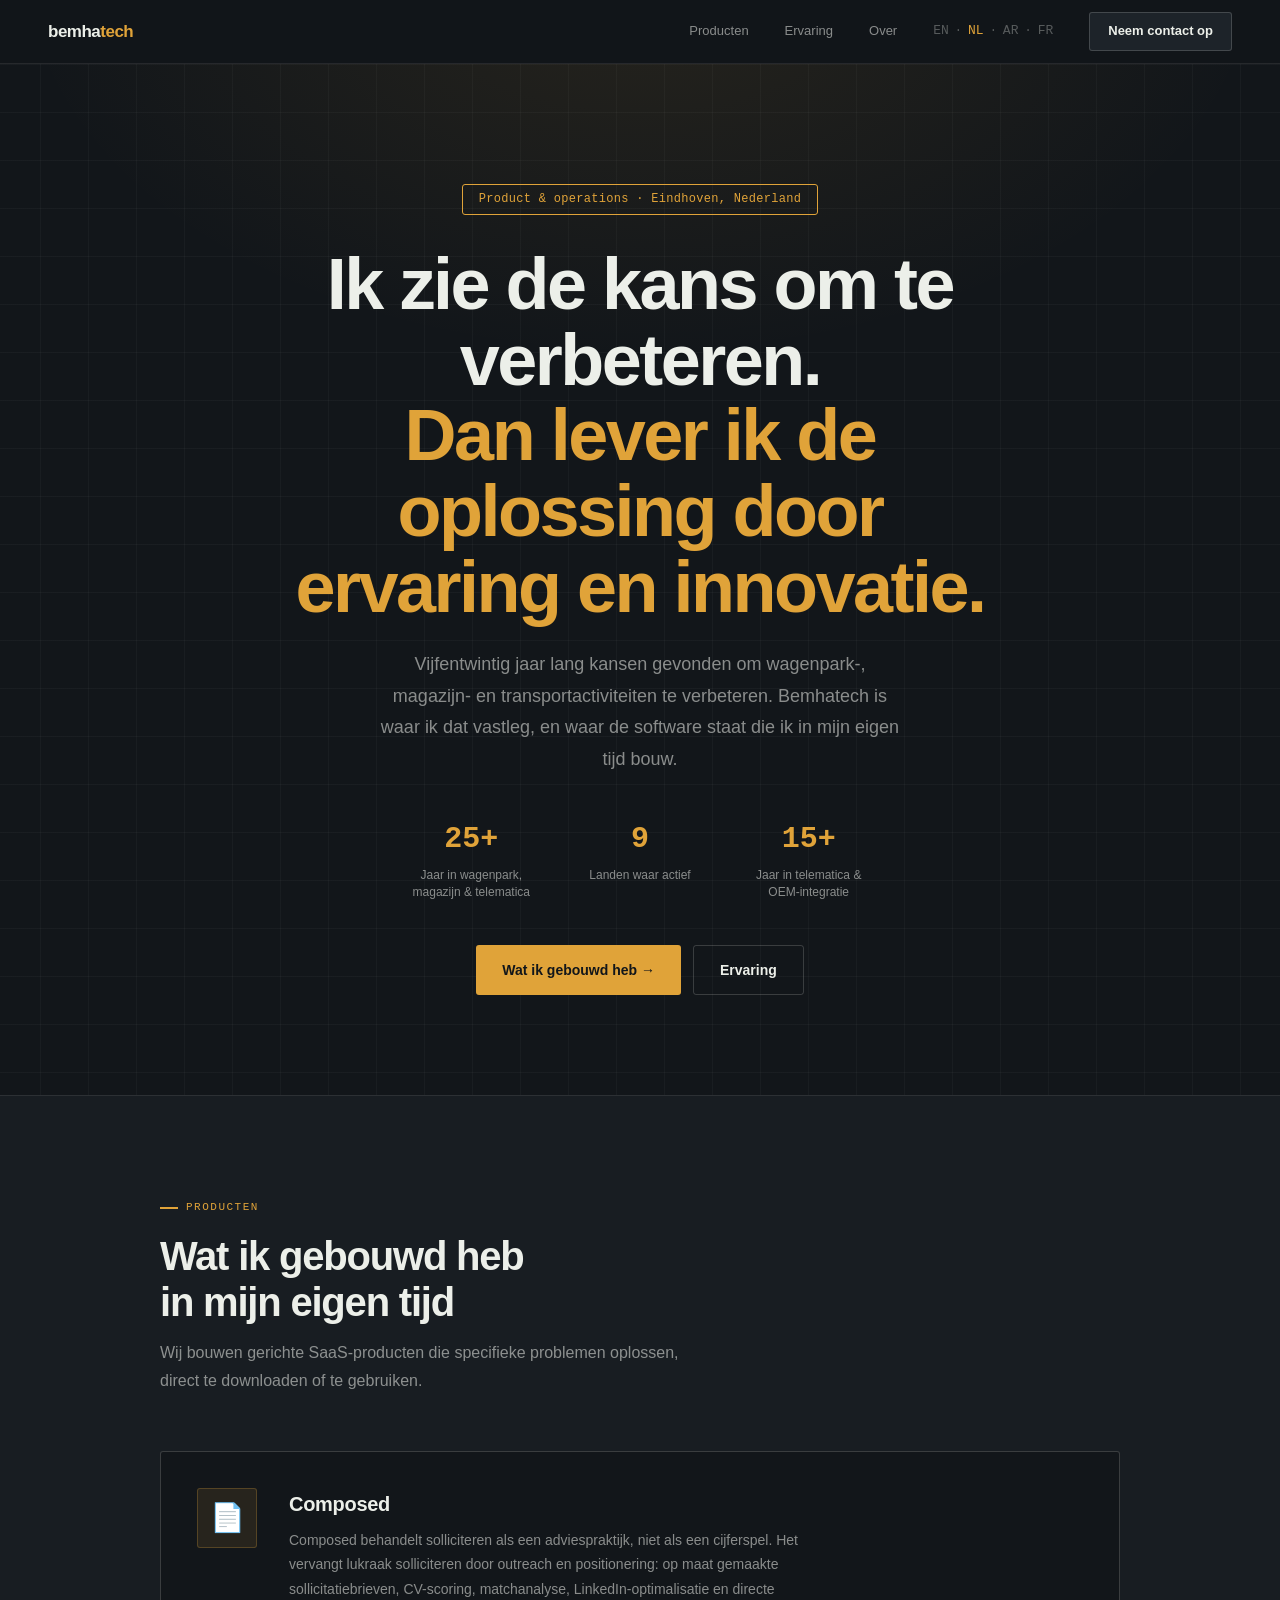
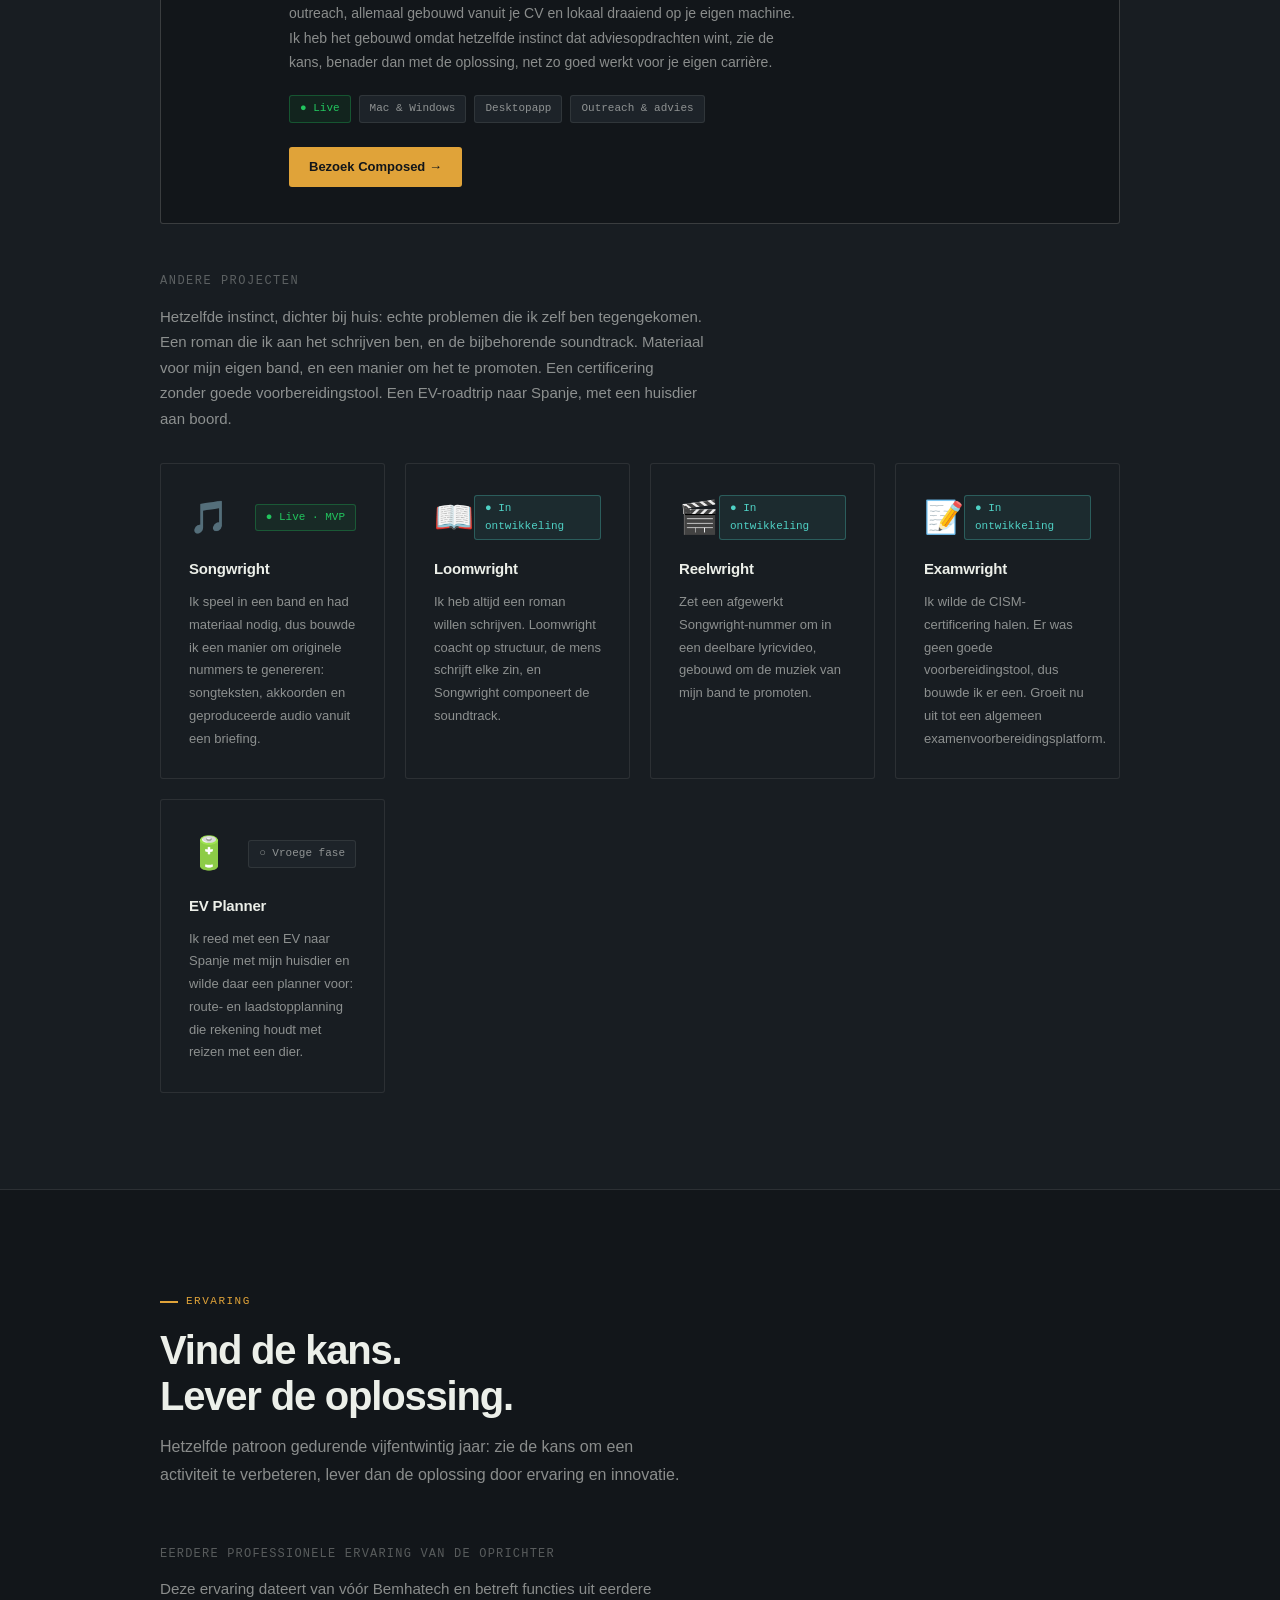
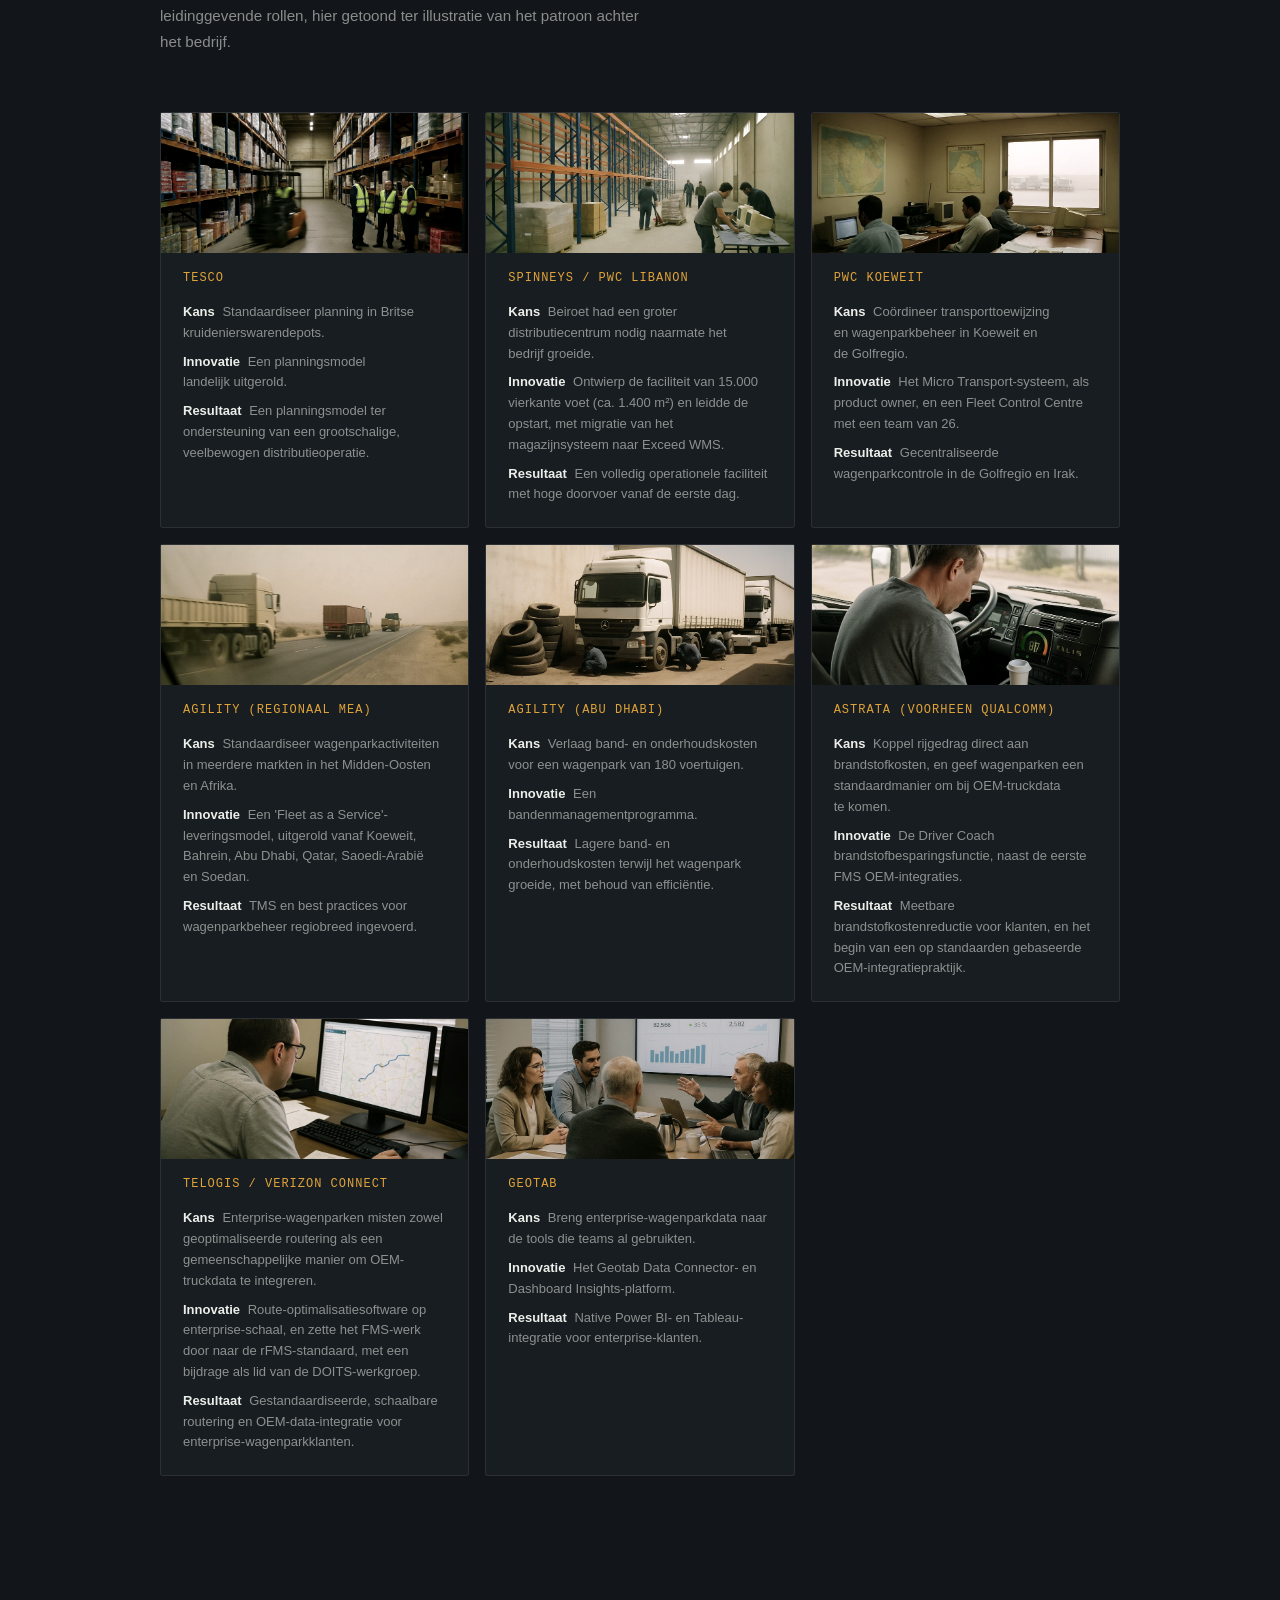
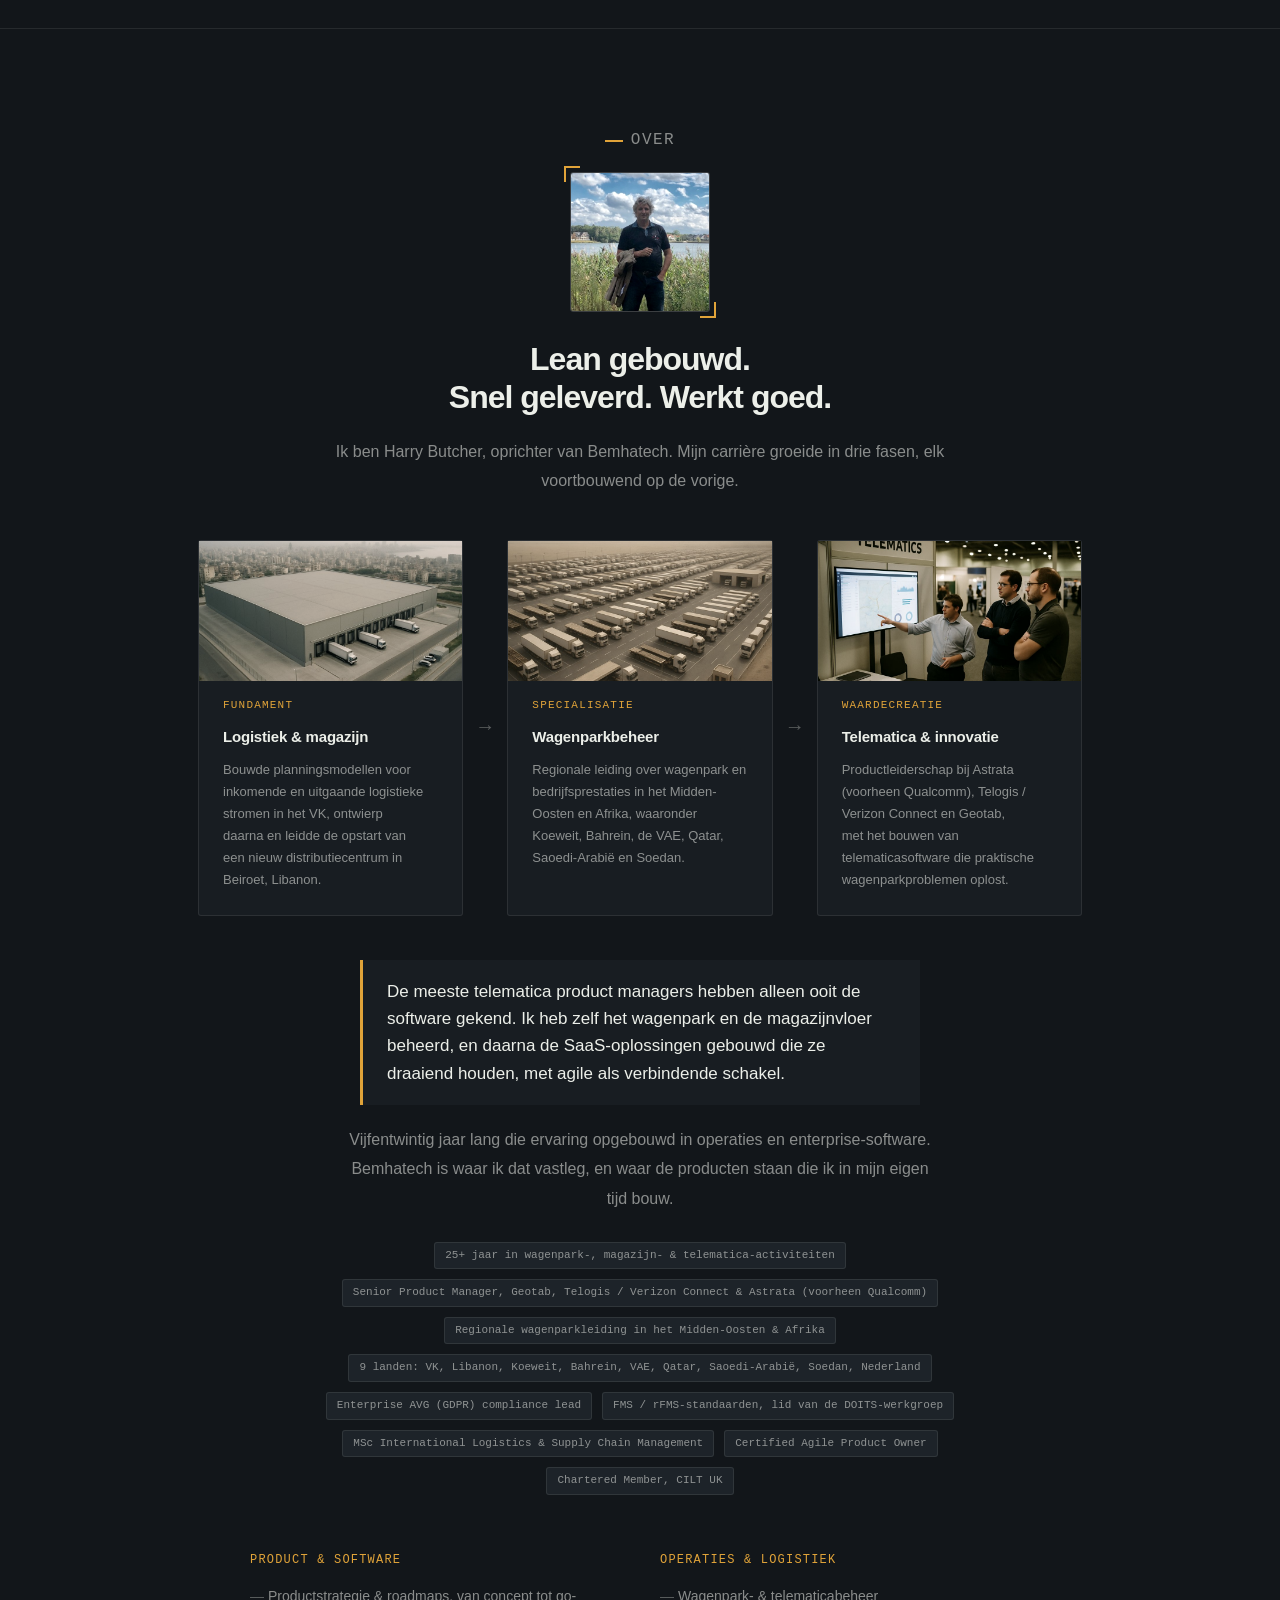
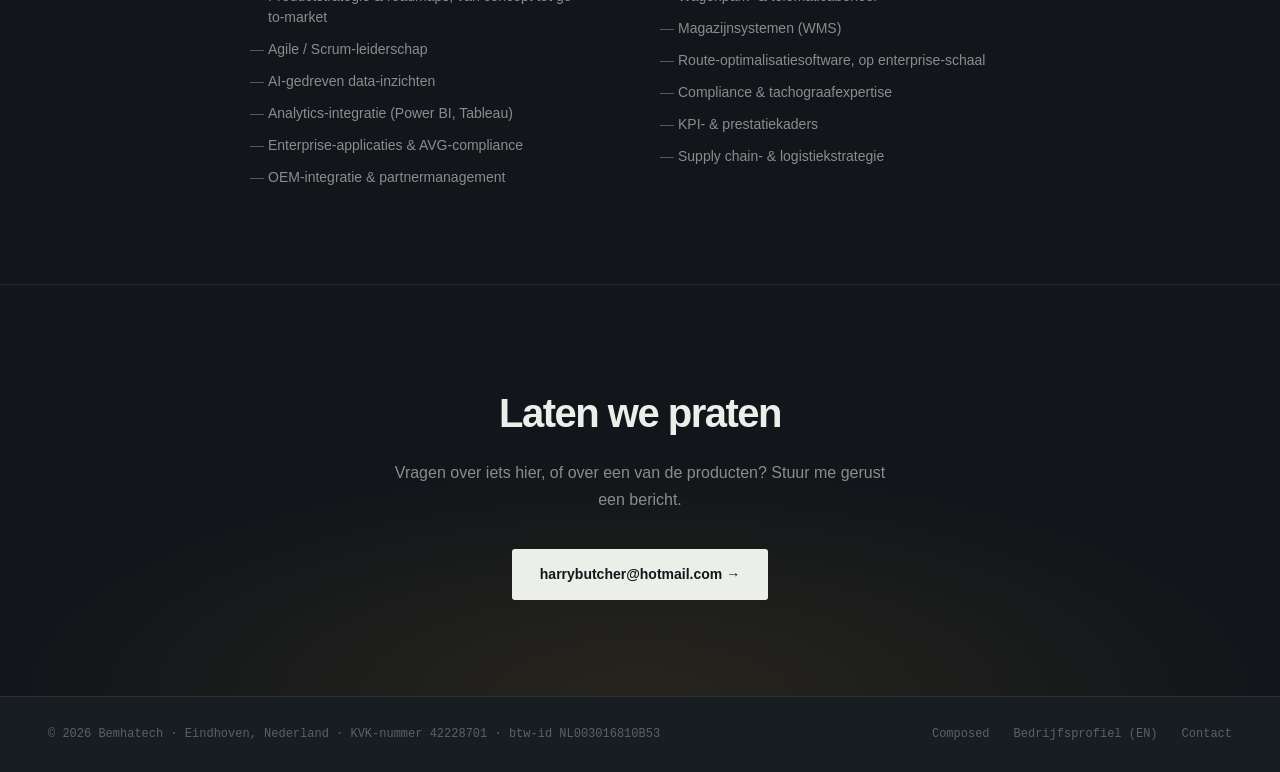
<file: nl/index.html>
<!DOCTYPE html>
<html lang="nl">
<head>
  <meta charset="UTF-8" />
  <meta name="viewport" content="width=device-width, initial-scale=1.0" />
  <title>Bemhatech | Software die werkt om je te ondersteunen</title>
  <meta name="description" content="Bemhatech is de persoonlijke site van Harry Butcher: vijfentwintig jaar in wagenpark-, magazijn- en telematica-operaties en productmanagement, plus een groeiende reeks zelfgebouwde producten." />
  <link rel="icon" href="../favicon.svg" type="image/svg+xml" />
  <link rel="canonical" href="https://bemhatech.nl/nl/" />
  <link rel="alternate" hreflang="en" href="https://bemhatech.nl/" />
  <link rel="alternate" hreflang="nl" href="https://bemhatech.nl/nl/" />
  <link rel="alternate" hreflang="ar" href="https://bemhatech.nl/ar/" />
  <link rel="alternate" hreflang="fr" href="https://bemhatech.nl/fr/" />
  <link rel="alternate" hreflang="x-default" href="https://bemhatech.nl/" />
  <meta property="og:type" content="website" />
  <meta property="og:title" content="Bemhatech | Software die werkt om je te ondersteunen" />
  <meta property="og:description" content="Harry Butcher - vijfentwintig jaar in wagenpark-, magazijn- en telematica-operaties en productmanagement, plus een groeiende reeks zelfgebouwde producten." />
  <meta property="og:url" content="https://bemhatech.nl/nl/" />
  <meta property="og:locale" content="nl" />
  <meta name="twitter:card" content="summary" />
  <link rel="stylesheet" href="../style.css" />
</head>
<body>

  <nav>
    <span class="logo">bemha<span>tech</span></span>
    <div class="nav-links">
      <a href="#products">Producten</a>
      <a href="#experience">Ervaring</a>
      <a href="#about">Over</a>
      <div class="lang-switch">
        <a href="/">EN</a>
        <span>·</span>
        <a href="/nl/" class="active">NL</a>
        <span>·</span>
        <a href="/ar/">AR</a>
        <span>·</span>
        <a href="/fr/">FR</a>
      </div>
      <a href="#contact" class="btn-nav">Neem contact op</a>
    </div>
  </nav>

  <!-- Hero -->
  <section class="hero">
    <div class="hero-inner">
      <div class="hero-badge">Product &amp; operations · Eindhoven, Nederland</div>
      <h1>Ik zie de kans om te verbeteren.<br/><span>Dan lever ik de oplossing door ervaring en innovatie.</span></h1>
      <p>Vijfentwintig jaar lang kansen gevonden om wagenpark-, magazijn- en transportactiviteiten te verbeteren. Bemhatech is waar ik dat vastleg, en waar de software staat die ik in mijn eigen tijd bouw.</p>
      <div class="hero-stats">
        <div class="stat">
          <div class="num">25+</div>
          <div class="label">Jaar in wagenpark, magazijn &amp; telematica</div>
        </div>
        <div class="stat">
          <div class="num">9</div>
          <div class="label">Landen waar actief</div>
        </div>
        <div class="stat">
          <div class="num">15+</div>
          <div class="label">Jaar in telematica &amp; OEM-integratie</div>
        </div>
      </div>
      <div class="hero-actions">
        <a href="#products" class="btn-primary">Wat ik gebouwd heb →</a>
        <a href="#experience" class="btn-ghost">Ervaring</a>
      </div>
    </div>
  </section>

  <div class="divider"></div>

  <!-- Products -->
  <section class="products" id="products">
    <div class="section-inner">
      <p class="section-label">Producten</p>
      <h2 class="section-title">Wat ik gebouwd heb<br/>in mijn eigen tijd</h2>
      <p class="section-sub">Wij bouwen gerichte SaaS-producten die specifieke problemen oplossen, direct te downloaden of te gebruiken.</p>

      <div class="product-card">
        <div class="product-icon">📄</div>
        <div class="product-info">
          <h3>Composed</h3>
          <p>Composed behandelt solliciteren als een adviespraktijk, niet als een cijferspel. Het vervangt lukraak solliciteren door outreach en positionering: op maat gemaakte sollicitatiebrieven, CV-scoring, matchanalyse, LinkedIn-optimalisatie en directe outreach, allemaal gebouwd vanuit je CV en lokaal draaiend op je eigen machine. Ik heb het gebouwd omdat hetzelfde instinct dat adviesopdrachten wint, zie de kans, benader dan met de oplossing, net zo goed werkt voor je eigen carrière.</p>
          <div class="product-tags">
            <span class="tag live">● Live</span>
            <span class="tag">Mac &amp; Windows</span>
            <span class="tag">Desktopapp</span>
            <span class="tag">Outreach &amp; advies</span>
          </div>
          <a href="https://bemhatech.nl/composed" target="_blank" rel="noopener" class="btn-primary" style="font-size:13px;padding:10px 20px;">Bezoek Composed →</a>
        </div>
      </div>

      <p class="products-more-label">Andere projecten</p>
      <p class="products-more-sub">Hetzelfde instinct, dichter bij huis: echte problemen die ik zelf ben tegengekomen. Een roman die ik aan het schrijven ben, en de bijbehorende soundtrack. Materiaal voor mijn eigen band, en een manier om het te promoten. Een certificering zonder goede voorbereidingstool. Een EV-roadtrip naar Spanje, met een huisdier aan boord.</p>
      <div class="services-grid">
        <div class="service-card">
          <div class="mini-card-top">
            <span class="service-icon" style="margin-bottom:0;">🎵</span>
            <span class="tag live">● Live · MVP</span>
          </div>
          <h3>Songwright</h3>
          <p>Ik speel in een band en had materiaal nodig, dus bouwde ik een manier om originele nummers te genereren: songteksten, akkoorden en geproduceerde audio vanuit een briefing.</p>
        </div>
        <div class="service-card">
          <div class="mini-card-top">
            <span class="service-icon" style="margin-bottom:0;">📖</span>
            <span class="tag dev">● In ontwikkeling</span>
          </div>
          <h3>Loomwright</h3>
          <p>Ik heb altijd een roman willen schrijven. Loomwright coacht op structuur, de mens schrijft elke zin, en Songwright componeert de soundtrack.</p>
        </div>
        <div class="service-card">
          <div class="mini-card-top">
            <span class="service-icon" style="margin-bottom:0;">🎬</span>
            <span class="tag dev">● In ontwikkeling</span>
          </div>
          <h3>Reelwright</h3>
          <p>Zet een afgewerkt Songwright-nummer om in een deelbare lyricvideo, gebouwd om de muziek van mijn band te promoten.</p>
        </div>
        <div class="service-card">
          <div class="mini-card-top">
            <span class="service-icon" style="margin-bottom:0;">📝</span>
            <span class="tag dev">● In ontwikkeling</span>
          </div>
          <h3>Examwright</h3>
          <p>Ik wilde de CISM-certificering halen. Er was geen goede voorbereidingstool, dus bouwde ik er een. Groeit nu uit tot een algemeen examenvoorbereidingsplatform.</p>
        </div>
        <div class="service-card">
          <div class="mini-card-top">
            <span class="service-icon" style="margin-bottom:0;">🔋</span>
            <span class="tag">○ Vroege fase</span>
          </div>
          <h3>EV Planner</h3>
          <p>Ik reed met een EV naar Spanje met mijn huisdier en wilde daar een planner voor: route- en laadstopplanning die rekening houdt met reizen met een dier.</p>
        </div>
      </div>
    </div>
  </section>

  <!-- Experience -->
  <section id="experience">
    <div class="section-inner">
      <p class="section-label">Ervaring</p>
      <h2 class="section-title">Vind de kans.<br/>Lever de oplossing.</h2>
      <p class="section-sub">Hetzelfde patroon gedurende vijfentwintig jaar: zie de kans om een activiteit te verbeteren, lever dan de oplossing door ervaring en innovatie.</p>

      <p class="track-label">Eerdere professionele ervaring van de oprichter</p>
      <p class="section-sub" style="margin-top:-8px;font-size:0.95rem;">Deze ervaring dateert van vóór Bemhatech en betreft functies uit eerdere leidinggevende rollen, hier getoond ter illustratie van het patroon achter het bedrijf.</p>
      <div class="track-grid">
        <div class="track-card">
          <img class="track-photo" src="../assets/track-tesco.jpg" alt="Britse kruidenierswarendepot" loading="lazy" />
          <div class="track-org">Tesco</div>
          <p><b>Kans</b> Standaardiseer planning in Britse kruidenierswarendepots.</p>
          <p><b>Innovatie</b> Een planningsmodel landelijk uitgerold.</p>
          <p><b>Resultaat</b> Een planningsmodel ter ondersteuning van een grootschalige, veelbewogen distributieoperatie.</p>
        </div>
        <div class="track-card">
          <img class="track-photo" src="../assets/track-lebanon.jpg" alt="Opstart van distributiecentrum in Beiroet, Libanon" loading="lazy" />
          <div class="track-org">Spinneys / PWC Libanon</div>
          <p><b>Kans</b> Beiroet had een groter distributiecentrum nodig naarmate het bedrijf groeide.</p>
          <p><b>Innovatie</b> Ontwierp de faciliteit van 15.000 vierkante voet (ca. 1.400 m²) en leidde de opstart, met migratie van het magazijnsysteem naar Exceed WMS.</p>
          <p><b>Resultaat</b> Een volledig operationele faciliteit met hoge doorvoer vanaf de eerste dag.</p>
        </div>
        <div class="track-card">
          <img class="track-photo" src="../assets/track-kuwait.jpg" alt="Fleet control centre in Koeweit" loading="lazy" />
          <div class="track-org">PWC Koeweit</div>
          <p><b>Kans</b> Coördineer transporttoewijzing en wagenparkbeheer in Koeweit en de Golfregio.</p>
          <p><b>Innovatie</b> Het Micro Transport-systeem, als product owner, en een Fleet Control Centre met een team van 26.</p>
          <p><b>Resultaat</b> Gecentraliseerde wagenparkcontrole in de Golfregio en Irak.</p>
        </div>
        <div class="track-card">
          <img class="track-photo" src="../assets/track-mea.jpg" alt="Wagenparkkonvooi op een woestijnsnelweg in het Midden-Oosten" loading="lazy" />
          <div class="track-org">Agility (Regionaal MEA)</div>
          <p><b>Kans</b> Standaardiseer wagenparkactiviteiten in meerdere markten in het Midden-Oosten en Afrika.</p>
          <p><b>Innovatie</b> Een 'Fleet as a Service'-leveringsmodel, uitgerold vanaf Koeweit, Bahrein, Abu Dhabi, Qatar, Saoedi-Arabië en Soedan.</p>
          <p><b>Resultaat</b> TMS en best practices voor wagenparkbeheer regiobreed ingevoerd.</p>
        </div>
        <div class="track-card">
          <img class="track-photo" src="../assets/track-abudhabi.jpg" alt="Onderhoudsterrein voor voertuigen in Abu Dhabi" loading="lazy" />
          <div class="track-org">Agility (Abu Dhabi)</div>
          <p><b>Kans</b> Verlaag band- en onderhoudskosten voor een wagenpark van 180 voertuigen.</p>
          <p><b>Innovatie</b> Een bandenmanagementprogramma.</p>
          <p><b>Resultaat</b> Lagere band- en onderhoudskosten terwijl het wagenpark groeide, met behoud van efficiëntie.</p>
        </div>
        <div class="track-card">
          <img class="track-photo" src="../assets/track-driver-coach.jpg" alt="Chauffeur kijkt naar de Driver Coach score in een IVECO Stralis cabine" loading="lazy" />
          <div class="track-org">Astrata (voorheen Qualcomm)</div>
          <p><b>Kans</b> Koppel rijgedrag direct aan brandstofkosten, en geef wagenparken een standaardmanier om bij OEM-truckdata te komen.</p>
          <p><b>Innovatie</b> De Driver Coach brandstofbesparingsfunctie, naast de eerste FMS OEM-integraties.</p>
          <p><b>Resultaat</b> Meetbare brandstofkostenreductie voor klanten, en het begin van een op standaarden gebaseerde OEM-integratiepraktijk.</p>
        </div>
        <div class="track-card">
          <img class="track-photo" src="../assets/track-telogis.jpg" alt="Dispatcher kijkt naar een voertuig op een gemarkeerde route" loading="lazy" />
          <div class="track-org">Telogis / Verizon Connect</div>
          <p><b>Kans</b> Enterprise-wagenparken misten zowel geoptimaliseerde routering als een gemeenschappelijke manier om OEM-truckdata te integreren.</p>
          <p><b>Innovatie</b> Route-optimalisatiesoftware op enterprise-schaal, en zette het FMS-werk door naar de rFMS-standaard, met een bijdrage als lid van de DOITS-werkgroep.</p>
          <p><b>Resultaat</b> Gestandaardiseerde, schaalbare routering en OEM-data-integratie voor enterprise-wagenparkklanten.</p>
        </div>
        <div class="track-card">
          <img class="track-photo" src="../assets/track-geotab.jpg" alt="Bestuurders bespreken een Power BI dashboard in een vergaderruimte" loading="lazy" />
          <div class="track-org">Geotab</div>
          <p><b>Kans</b> Breng enterprise-wagenparkdata naar de tools die teams al gebruikten.</p>
          <p><b>Innovatie</b> Het Geotab Data Connector- en Dashboard Insights-platform.</p>
          <p><b>Resultaat</b> Native Power BI- en Tableau-integratie voor enterprise-klanten.</p>
        </div>
      </div>

    </div>
  </section>

  <div class="divider"></div>

  <!-- About -->
  <section class="about" id="about">
    <div class="about-inner">
      <p class="section-label" style="justify-content:center;">Over</p>
      <div class="about-photo-frame">
        <img class="about-photo" src="../assets/harry-butcher.jpg" alt="Harry Butcher, oprichter van Bemhatech" width="140" height="140" />
      </div>
      <h2>Lean gebouwd.<br/>Snel geleverd. Werkt goed.</h2>
      <p>Ik ben Harry Butcher, oprichter van Bemhatech. Mijn carrière groeide in drie fasen, elk voortbouwend op de vorige.</p>
    </div>

    <div class="arc">
      <div class="arc-step">
        <img class="arc-photo" src="../assets/arc-foundation-aerial.jpg" alt="Luchtfoto van de L-vormige distributiefaciliteit in Beiroet, Libanon" loading="lazy" />
        <div class="arc-stage">Fundament</div>
        <h4>Logistiek &amp; magazijn</h4>
        <p>Bouwde planningsmodellen voor inkomende en uitgaande logistieke stromen in het VK, ontwierp daarna en leidde de opstart van een nieuw distributiecentrum in Beiroet, Libanon.</p>
      </div>
      <div class="arc-arrow">→</div>
      <div class="arc-step">
        <img class="arc-photo" src="../assets/arc-specialisation-fleet.jpg" alt="Groot wagenparkonderhoudscomplex met drive-through werkplaats" loading="lazy" />
        <div class="arc-stage">Specialisatie</div>
        <h4>Wagenparkbeheer</h4>
        <p>Regionale leiding over wagenpark en bedrijfsprestaties in het Midden-Oosten en Afrika, waaronder Koeweit, Bahrein, de VAE, Qatar, Saoedi-Arabië en Soedan.</p>
      </div>
      <div class="arc-arrow">→</div>
      <div class="arc-step">
        <img class="arc-photo" src="../assets/arc-value-telematics.jpg" alt="Telematicastand op een vakbeurs met klanten die een wagenparkdashboard bespreken" loading="lazy" />
        <div class="arc-stage">Waardecreatie</div>
        <h4>Telematica &amp; innovatie</h4>
        <p>Productleiderschap bij Astrata (voorheen Qualcomm), Telogis / Verizon Connect en Geotab, met het bouwen van telematicasoftware die praktische wagenparkproblemen oplost.</p>
      </div>
    </div>

    <div class="about-inner">
      <p class="usp">De meeste telematica product managers hebben alleen ooit de software gekend. Ik heb zelf het wagenpark en de magazijnvloer beheerd, en daarna de SaaS-oplossingen gebouwd die ze draaiend houden, met agile als verbindende schakel.</p>
      <p>Vijfentwintig jaar lang die ervaring opgebouwd in operaties en enterprise-software. Bemhatech is waar ik dat vastleg, en waar de producten staan die ik in mijn eigen tijd bouw.</p>

      <div class="about-highlights">
        <span class="tag">25+ jaar in wagenpark-, magazijn- &amp; telematica-activiteiten</span>
        <span class="tag">Senior Product Manager, Geotab, Telogis / Verizon Connect &amp; Astrata (voorheen Qualcomm)</span>
        <span class="tag">Regionale wagenparkleiding in het Midden-Oosten &amp; Afrika</span>
        <span class="tag">9 landen: VK, Libanon, Koeweit, Bahrein, VAE, Qatar, Saoedi-Arabië, Soedan, Nederland</span>
        <span class="tag">Enterprise AVG (GDPR) compliance lead</span>
        <span class="tag">FMS / rFMS-standaarden, lid van de DOITS-werkgroep</span>
        <span class="tag">MSc International Logistics &amp; Supply Chain Management</span>
        <span class="tag">Certified Agile Product Owner</span>
        <span class="tag">Chartered Member, CILT UK</span>
      </div>
    </div>

    <div class="skills-wrap">
      <div class="skills-col">
        <h4>Product &amp; software</h4>
        <ul>
          <li>Productstrategie &amp; roadmaps, van concept tot go-to-market</li>
          <li>Agile / Scrum-leiderschap</li>
          <li>AI-gedreven data-inzichten</li>
          <li>Analytics-integratie (Power BI, Tableau)</li>
          <li>Enterprise-applicaties &amp; AVG-compliance</li>
          <li>OEM-integratie &amp; partnermanagement</li>
        </ul>
      </div>
      <div class="skills-col">
        <h4>Operaties &amp; logistiek</h4>
        <ul>
          <li>Wagenpark- &amp; telematicabeheer</li>
          <li>Magazijnsystemen (WMS)</li>
          <li>Route-optimalisatiesoftware, op enterprise-schaal</li>
          <li>Compliance &amp; tachograafexpertise</li>
          <li>KPI- &amp; prestatiekaders</li>
          <li>Supply chain- &amp; logistiekstrategie</li>
        </ul>
      </div>
    </div>
  </section>

  <!-- Contact -->
  <section class="contact" id="contact">
    <div class="contact-inner">
      <h2>Laten we praten</h2>
      <p>Vragen over iets hier, of over een van de producten? Stuur me gerust een bericht.</p>
      <a href="mailto:harrybutcher@hotmail.com" class="btn-white">harrybutcher@hotmail.com →</a>
    </div>
  </section>

  <!-- Footer -->
  <footer>
    <span>© 2026 Bemhatech · Eindhoven, Nederland · KVK-nummer 42228701 · btw-id NL003016810B53</span>
    <div style="display:flex;gap:24px;">
      <a href="https://bemhatech.nl/composed" target="_blank" rel="noopener">Composed</a>
      <a href="/profile/">Bedrijfsprofiel (EN)</a>
      <a href="mailto:harrybutcher@hotmail.com">Contact</a>
    </div>
  </footer>

</body>
</html>
</file>
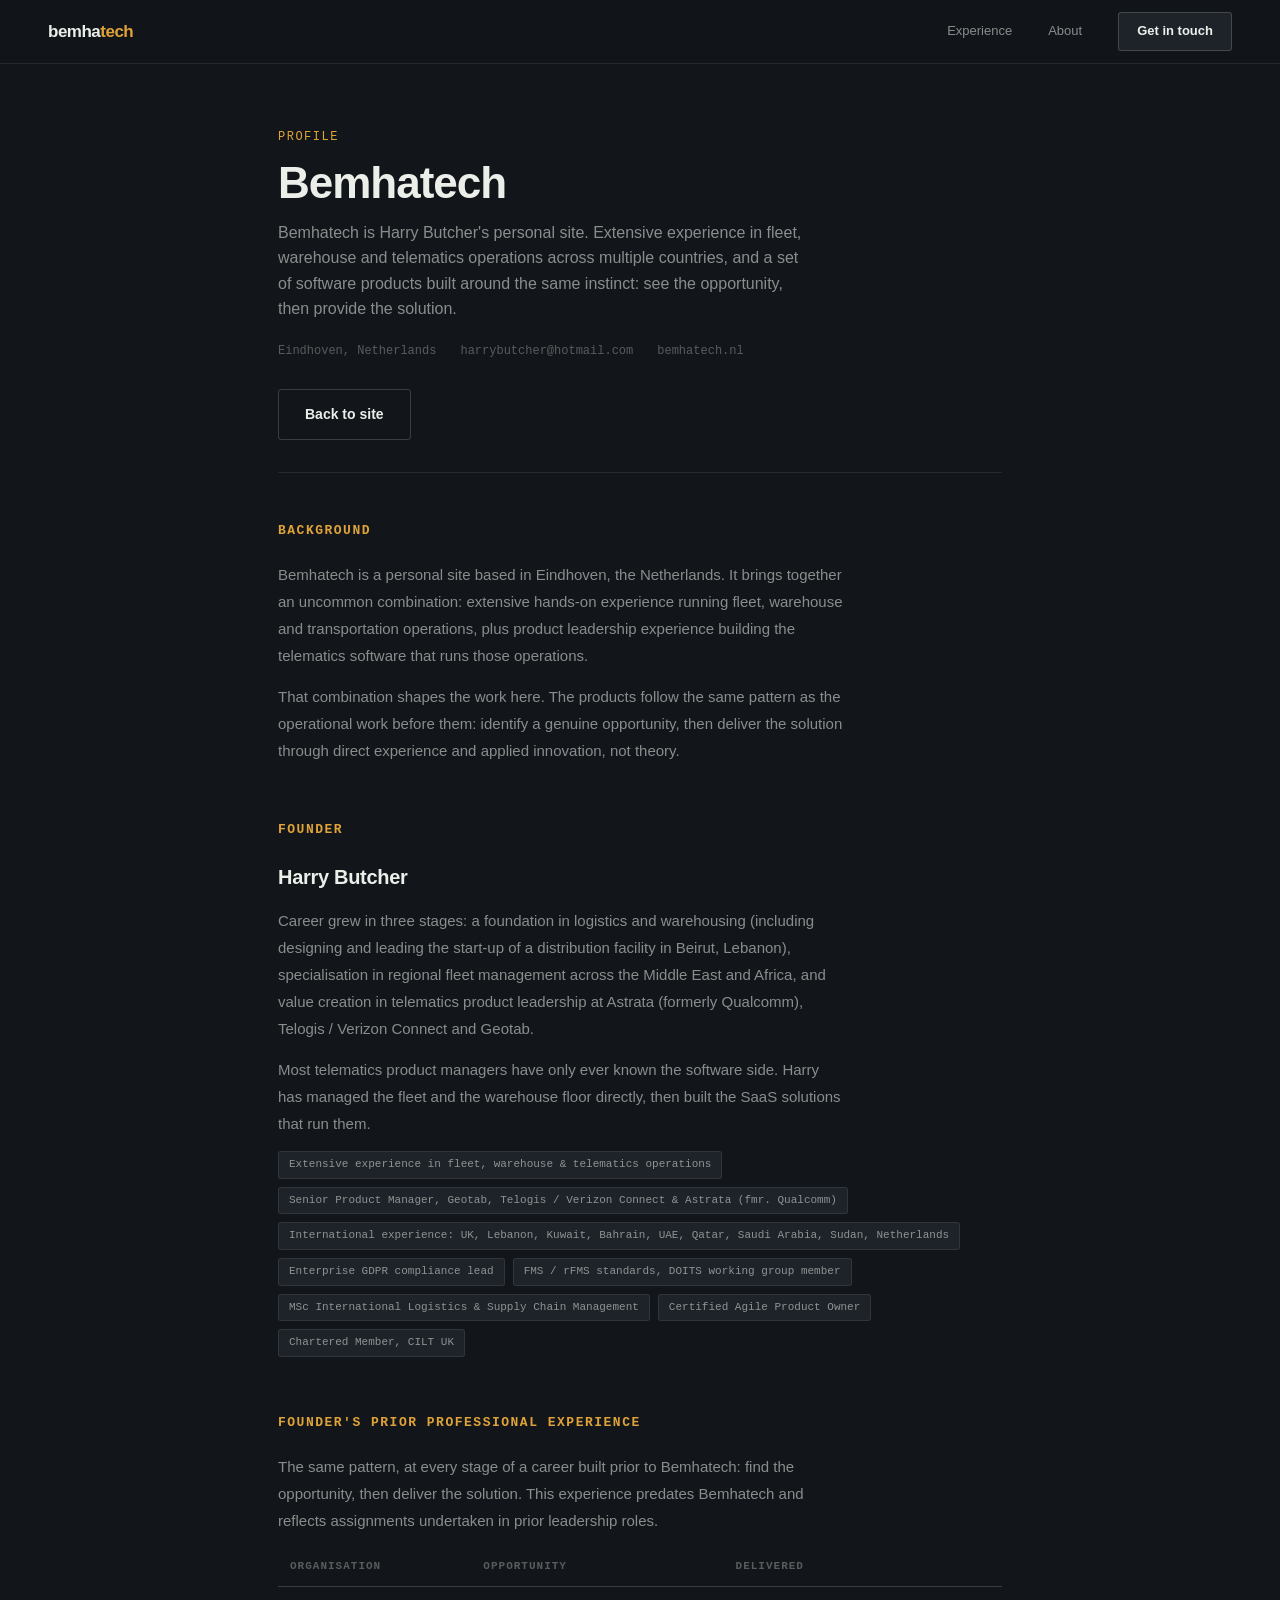
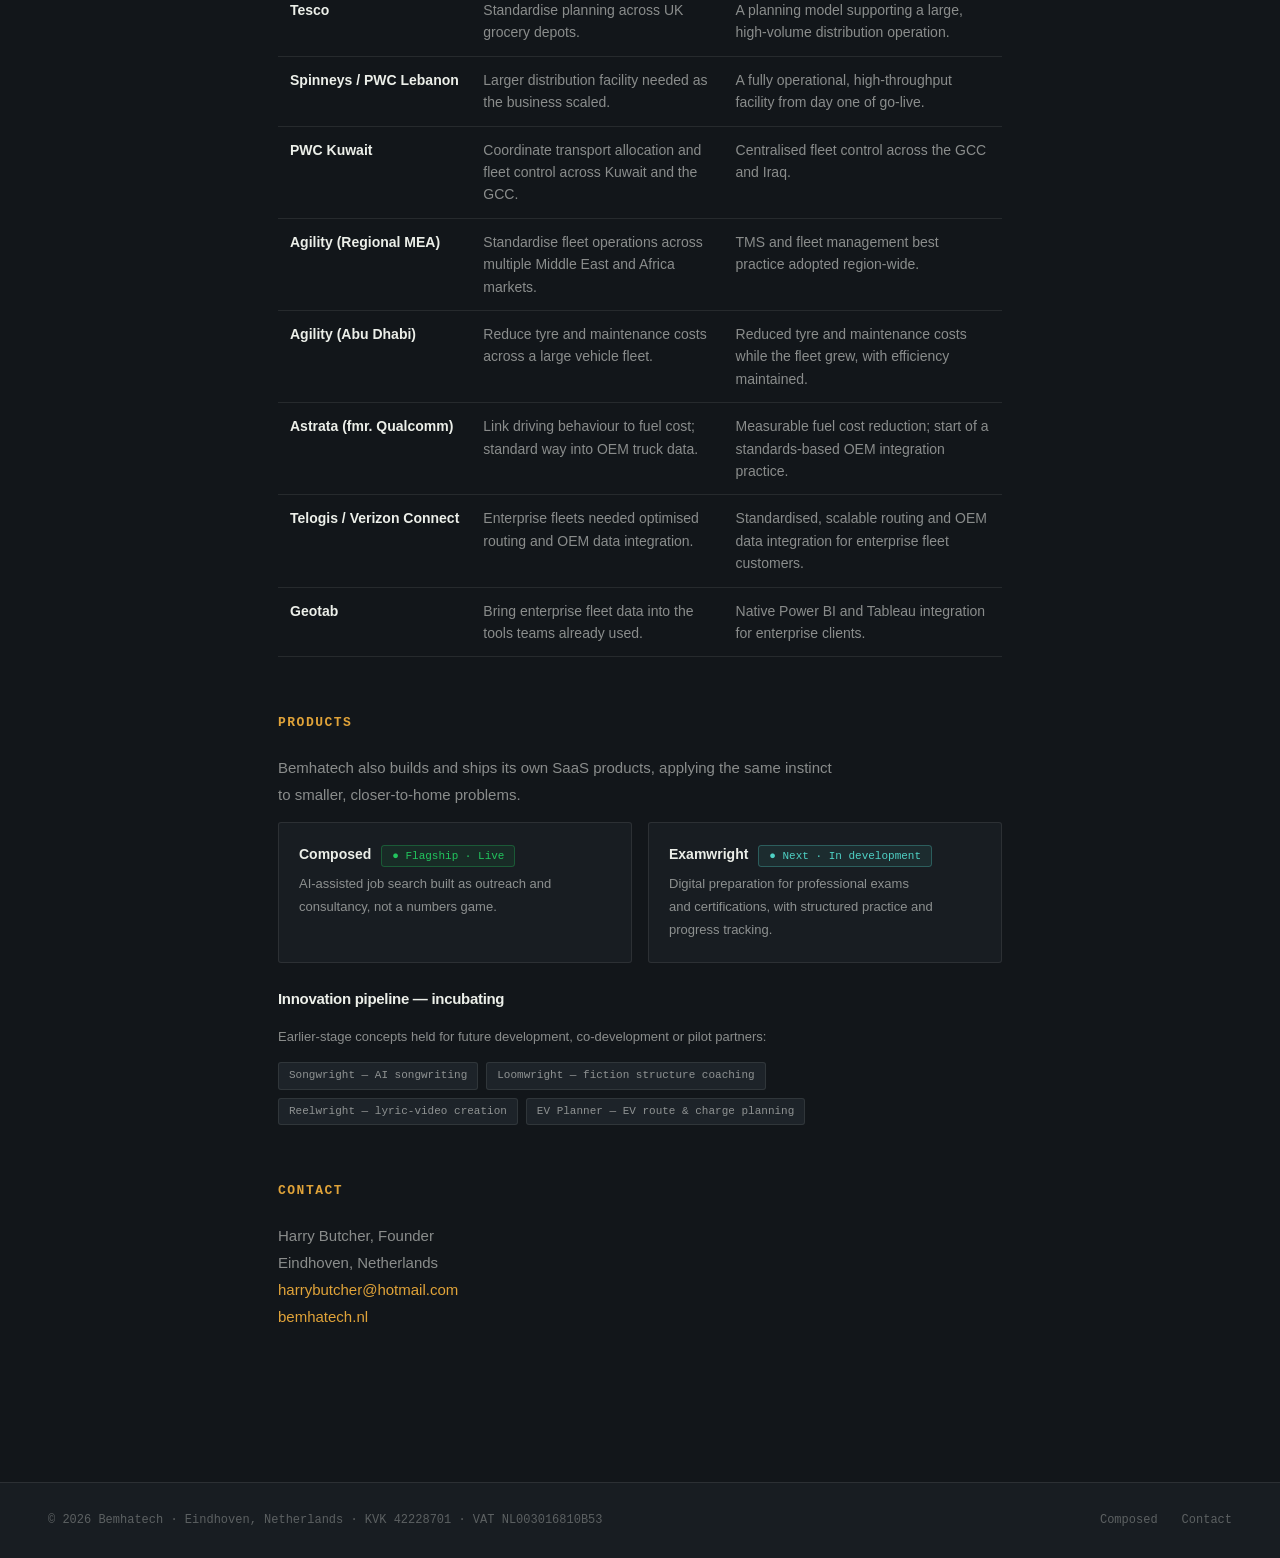
<file: profile/index.html>
<!DOCTYPE html>
<html lang="en">
<head>
  <meta charset="UTF-8" />
  <meta name="viewport" content="width=device-width, initial-scale=1.0" />
  <title>Bemhatech | Profile</title>
  <meta name="description" content="Profile: Harry Butcher, Eindhoven, Netherlands. Background in fleet, warehouse and telematics operations and product management, plus self-built software products." />
  <link rel="icon" href="../favicon.svg" type="image/svg+xml" />
  <link rel="canonical" href="https://bemhatech.nl/profile/" />
  <link rel="stylesheet" href="../style.css" />
  <style>
    .profile-page { max-width: 780px; margin: 0 auto; padding: 64px 28px 96px; }
    .profile-header { border-bottom: 1px solid var(--border); padding-bottom: 32px; margin-bottom: 48px; }
    .profile-header .kicker { font-family: var(--mono); font-size: 12px; color: var(--highlight); text-transform: uppercase; letter-spacing: 1.5px; margin-bottom: 12px; }
    .profile-header h1 { font-size: clamp(30px, 5vw, 44px); font-weight: 800; letter-spacing: -1px; margin-bottom: 12px; line-height: 1.1; }
    .profile-header p { color: var(--muted); font-size: 16px; max-width: 60ch; }
    .profile-meta { display: flex; gap: 24px; flex-wrap: wrap; font-family: var(--mono); font-size: 12px; color: var(--muted2); margin-top: 20px; }
    .profile-section { margin-bottom: 56px; }
    .profile-section h2 { font-family: var(--mono); font-size: 13px; text-transform: uppercase; letter-spacing: 1.5px; color: var(--highlight); margin-bottom: 20px; }
    .profile-section h3 { font-size: 20px; font-weight: 700; letter-spacing: -0.3px; margin-bottom: 14px; }
    .profile-section p { color: var(--muted); line-height: 1.8; margin-bottom: 14px; max-width: 68ch; }
    .profile-grid-2 { display: grid; grid-template-columns: 1fr 1fr; gap: 16px; }
    .profile-card { background: var(--surface); border: 1px solid var(--border); border-radius: var(--radius); padding: 20px; }
    .profile-card h4 { font-size: 14px; font-weight: 700; margin-bottom: 6px; }
    .profile-card p { font-size: 13px; margin-bottom: 0; }
    .profile-table { width: 100%; border-collapse: collapse; font-size: 14px; }
    .profile-table th { text-align: left; font-family: var(--mono); font-size: 11px; text-transform: uppercase; letter-spacing: 1px; color: var(--muted2); padding: 10px 12px; border-bottom: 1px solid var(--border2); }
    .profile-table td { padding: 12px; border-bottom: 1px solid var(--border); color: var(--muted); vertical-align: top; }
    .profile-table td.org { color: var(--text); font-weight: 600; white-space: nowrap; }
    .profile-pills { display: flex; flex-wrap: wrap; gap: 8px; }
    .profile-actions { display: flex; gap: 12px; flex-wrap: wrap; margin-top: 28px; }
    @media (max-width: 640px) { .profile-grid-2 { grid-template-columns: 1fr; } .profile-table { font-size: 13px; } }
  </style>
</head>
<body>

  <nav>
    <a href="/" class="logo">bemha<span>tech</span></a>
    <div class="nav-links">
      <a href="/#experience">Experience</a>
      <a href="/#about">About</a>
      <a href="/#contact" class="btn-nav">Get in touch</a>
    </div>
  </nav>

  <div class="profile-page">

    <div class="profile-header">
      <div class="kicker">Profile</div>
      <h1>Bemhatech</h1>
      <p>Bemhatech is Harry Butcher's personal site. Extensive experience in fleet, warehouse and telematics operations across multiple countries, and a set of software products built around the same instinct: see the opportunity, then provide the solution.</p>
      <div class="profile-meta">
        <span>Eindhoven, Netherlands</span>
        <span>harrybutcher@hotmail.com</span>
        <span>bemhatech.nl</span>
      </div>
      <div class="profile-actions">
        <a href="/" class="btn-ghost">Back to site</a>
      </div>
    </div>

    <div class="profile-section">
      <h2>Background</h2>
      <p>Bemhatech is a personal site based in Eindhoven, the Netherlands. It brings together an uncommon combination: extensive hands-on experience running fleet, warehouse and transportation operations, plus product leadership experience building the telematics software that runs those operations.</p>
      <p>That combination shapes the work here. The products follow the same pattern as the operational work before them: identify a genuine opportunity, then deliver the solution through direct experience and applied innovation, not theory.</p>
    </div>

    <div class="profile-section">
      <h2>Founder</h2>
      <h3>Harry Butcher</h3>
      <p>Career grew in three stages: a foundation in logistics and warehousing (including designing and leading the start-up of a distribution facility in Beirut, Lebanon), specialisation in regional fleet management across the Middle East and Africa, and value creation in telematics product leadership at Astrata (formerly Qualcomm), Telogis / Verizon Connect and Geotab.</p>
      <p>Most telematics product managers have only ever known the software side. Harry has managed the fleet and the warehouse floor directly, then built the SaaS solutions that run them.</p>
      <div class="profile-pills">
        <span class="tag">Extensive experience in fleet, warehouse &amp; telematics operations</span>
        <span class="tag">Senior Product Manager, Geotab, Telogis / Verizon Connect &amp; Astrata (fmr. Qualcomm)</span>
        <span class="tag">International experience: UK, Lebanon, Kuwait, Bahrain, UAE, Qatar, Saudi Arabia, Sudan, Netherlands</span>
        <span class="tag">Enterprise GDPR compliance lead</span>
        <span class="tag">FMS / rFMS standards, DOITS working group member</span>
        <span class="tag">MSc International Logistics &amp; Supply Chain Management</span>
        <span class="tag">Certified Agile Product Owner</span>
        <span class="tag">Chartered Member, CILT UK</span>
      </div>
    </div>


    <div class="profile-section">
      <h2>Founder's Prior Professional Experience</h2>
      <p>The same pattern, at every stage of a career built prior to Bemhatech: find the opportunity, then deliver the solution. This experience predates Bemhatech and reflects assignments undertaken in prior leadership roles.</p>
      <div style="overflow-x:auto;">
        <table class="profile-table">
          <thead>
            <tr><th>Organisation</th><th>Opportunity</th><th>Delivered</th></tr>
          </thead>
          <tbody>
            <tr><td class="org">Tesco</td><td>Standardise planning across UK grocery depots.</td><td>A planning model supporting a large, high-volume distribution operation.</td></tr>
            <tr><td class="org">Spinneys / PWC Lebanon</td><td>Larger distribution facility needed as the business scaled.</td><td>A fully operational, high-throughput facility from day one of go-live.</td></tr>
            <tr><td class="org">PWC Kuwait</td><td>Coordinate transport allocation and fleet control across Kuwait and the GCC.</td><td>Centralised fleet control across the GCC and Iraq.</td></tr>
            <tr><td class="org">Agility (Regional MEA)</td><td>Standardise fleet operations across multiple Middle East and Africa markets.</td><td>TMS and fleet management best practice adopted region-wide.</td></tr>
            <tr><td class="org">Agility (Abu Dhabi)</td><td>Reduce tyre and maintenance costs across a large vehicle fleet.</td><td>Reduced tyre and maintenance costs while the fleet grew, with efficiency maintained.</td></tr>
            <tr><td class="org">Astrata (fmr. Qualcomm)</td><td>Link driving behaviour to fuel cost; standard way into OEM truck data.</td><td>Measurable fuel cost reduction; start of a standards-based OEM integration practice.</td></tr>
            <tr><td class="org">Telogis / Verizon Connect</td><td>Enterprise fleets needed optimised routing and OEM data integration.</td><td>Standardised, scalable routing and OEM data integration for enterprise fleet customers.</td></tr>
            <tr><td class="org">Geotab</td><td>Bring enterprise fleet data into the tools teams already used.</td><td>Native Power BI and Tableau integration for enterprise clients.</td></tr>
          </tbody>
        </table>
      </div>
    </div>

    <div class="profile-section">
      <h2>Products</h2>
      <p>Bemhatech also builds and ships its own SaaS products, applying the same instinct to smaller, closer-to-home problems.</p>
      <div class="profile-grid-2">
        <div class="profile-card">
          <h4>Composed <span class="tag live" style="margin-left:6px;">● Flagship · Live</span></h4>
          <p>AI-assisted job search built as outreach and consultancy, not a numbers game.</p>
        </div>
        <div class="profile-card">
          <h4>Examwright <span class="tag dev" style="margin-left:6px;">● Next · In development</span></h4>
          <p>Digital preparation for professional exams and certifications, with structured practice and progress tracking.</p>
        </div>
      </div>
      <h3 style="font-size:15px;margin-top:24px;">Innovation pipeline &mdash; incubating</h3>
      <p style="font-size:13px;">Earlier-stage concepts held for future development, co-development or pilot partners:</p>
      <div class="profile-pills">
        <span class="tag">Songwright &mdash; AI songwriting</span>
        <span class="tag">Loomwright &mdash; fiction structure coaching</span>
        <span class="tag">Reelwright &mdash; lyric-video creation</span>
        <span class="tag">EV Planner &mdash; EV route &amp; charge planning</span>
      </div>
    </div>

    <div class="profile-section">
      <h2>Contact</h2>
      <p>Harry Butcher, Founder<br/>
      Eindhoven, Netherlands<br/>
      <a href="mailto:harrybutcher@hotmail.com" style="color:var(--highlight);">harrybutcher@hotmail.com</a><br/>
      <a href="https://bemhatech.nl" style="color:var(--highlight);">bemhatech.nl</a></p>
    </div>

  </div>

  <!-- Footer -->
  <footer>
    <span>© 2026 Bemhatech · Eindhoven, Netherlands · KVK 42228701 · VAT NL003016810B53</span>
    <div style="display:flex;gap:24px;">
      <a href="https://bemhatech.nl/composed" target="_blank" rel="noopener">Composed</a>
      <a href="mailto:harrybutcher@hotmail.com">Contact</a>
    </div>
  </footer>

</body>
</html>
</file>
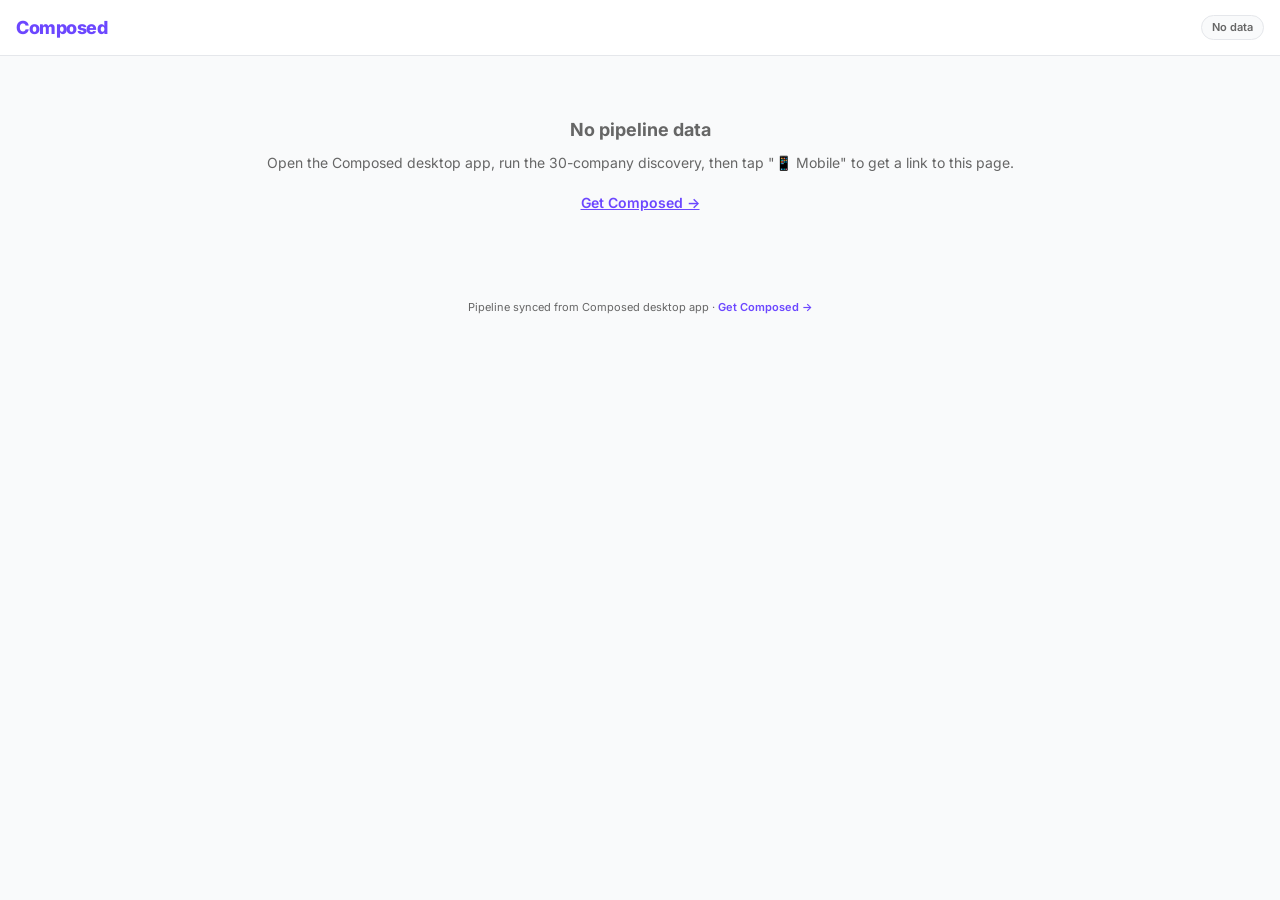
<file: composed/pipeline.html>
<!DOCTYPE html>
<html lang="en">
<head>
  <meta charset="UTF-8" />
  <meta name="viewport" content="width=device-width, initial-scale=1.0, maximum-scale=1.0" />
  <title>Composed — My Pipeline</title>
  <meta name="theme-color" content="#6C47FF" />
  <link rel="preconnect" href="https://fonts.googleapis.com" />
  <link href="https://fonts.googleapis.com/css2?family=Inter:wght@400;500;600;700;800&display=swap" rel="stylesheet" />
  <style>
    *, *::before, *::after { box-sizing: border-box; margin: 0; padding: 0; }
    :root {
      --accent: #6C47FF;
      --text: #0f0f0f;
      --muted: #666;
      --border: #e5e7eb;
      --bg: #f9fafb;
      --surface: #ffffff;
      --radius: 12px;
      --danger: #dc2626;
      --warn: #d97706;
      --success: #16a34a;
    }
    body {
      font-family: "Inter", sans-serif;
      background: var(--bg);
      color: var(--text);
      line-height: 1.5;
      padding-bottom: 40px;
    }
    header {
      background: var(--surface);
      border-bottom: 1px solid var(--border);
      padding: 14px 16px;
      display: flex;
      align-items: center;
      justify-content: space-between;
      position: sticky;
      top: 0;
      z-index: 10;
    }
    .logo { font-weight: 800; font-size: 18px; color: var(--accent); letter-spacing: -0.5px; }
    .badge { font-size: 11px; font-weight: 600; color: var(--muted); background: var(--bg); padding: 3px 10px; border-radius: 99px; border: 1px solid var(--border); }

    .summary-bar {
      background: var(--surface);
      border-bottom: 1px solid var(--border);
      padding: 12px 16px;
      display: flex;
      gap: 20px;
    }
    .summary-stat { text-align: center; }
    .summary-stat strong { display: block; font-size: 20px; font-weight: 800; color: var(--accent); }
    .summary-stat span { font-size: 10px; color: var(--muted); font-weight: 500; }

    .section-label {
      font-size: 10px;
      font-weight: 700;
      text-transform: uppercase;
      letter-spacing: 0.6px;
      padding: 14px 16px 6px;
    }
    .section-label.tier-a { color: var(--danger); }
    .section-label.tier-b { color: var(--warn); }
    .section-label.tier-c { color: var(--muted); }

    .card {
      background: var(--surface);
      border: 1px solid var(--border);
      border-radius: var(--radius);
      margin: 6px 12px;
      overflow: hidden;
    }
    .card-header {
      padding: 14px 14px 10px;
      display: flex;
      align-items: flex-start;
      gap: 10px;
    }
    .card-main { flex: 1; min-width: 0; }
    .company-name { font-weight: 700; font-size: 15px; margin-bottom: 2px; }
    .contact-title { font-size: 12px; color: var(--muted); }
    .trigger-badge {
      font-size: 9px;
      font-weight: 700;
      padding: 3px 8px;
      border-radius: 99px;
      white-space: nowrap;
      flex-shrink: 0;
      margin-top: 2px;
    }
    .trigger-a { background: #fee2e2; color: #dc2626; }
    .trigger-b { background: #fef9c3; color: #92400e; }

    .why { font-size: 12px; color: var(--muted); padding: 0 14px 10px; line-height: 1.6; }

    /* Pipeline status pills */
    .status-row {
      display: flex;
      gap: 6px;
      padding: 10px 14px;
      border-top: 1px solid var(--border);
      overflow-x: auto;
      -webkit-overflow-scrolling: touch;
    }
    .status-pill {
      font-size: 11px;
      font-weight: 600;
      padding: 6px 12px;
      border-radius: 99px;
      border: 1.5px solid var(--border);
      background: var(--bg);
      color: var(--muted);
      cursor: pointer;
      white-space: nowrap;
      -webkit-tap-highlight-color: transparent;
      transition: all 0.15s;
    }
    .status-pill.active-not_contacted { border-color: var(--muted); color: var(--muted); background: #f3f4f6; }
    .status-pill.active-sent { border-color: var(--warn); color: var(--warn); background: #fffbeb; }
    .status-pill.active-followed_up { border-color: #7c3aed; color: #7c3aed; background: #ede9fe; }
    .status-pill.active-replied { border-color: var(--success); color: var(--success); background: #f0fdf4; }

    /* Expandable email section */
    .email-toggle {
      width: 100%;
      text-align: left;
      padding: 10px 14px;
      border: none;
      border-top: 1px solid var(--border);
      background: var(--bg);
      font-size: 12px;
      font-weight: 600;
      color: var(--accent);
      cursor: pointer;
      display: flex;
      align-items: center;
      justify-content: space-between;
      -webkit-tap-highlight-color: transparent;
    }
    .email-body {
      display: none;
      padding: 12px 14px;
      border-top: 1px solid var(--border);
      background: var(--surface);
    }
    .email-body.open { display: block; }
    .email-subject {
      font-size: 12px;
      font-weight: 700;
      margin-bottom: 8px;
      color: var(--text);
    }
    .email-text {
      font-size: 13px;
      line-height: 1.8;
      color: #333;
      white-space: pre-wrap;
      font-family: Georgia, serif;
    }
    .copy-btn {
      display: block;
      width: 100%;
      margin-top: 12px;
      padding: 10px;
      background: var(--accent);
      color: #fff;
      border: none;
      border-radius: 8px;
      font-size: 13px;
      font-weight: 600;
      cursor: pointer;
      text-align: center;
      -webkit-tap-highlight-color: transparent;
    }
    .copy-btn.copied { background: var(--success); }

    .empty {
      text-align: center;
      padding: 60px 24px;
      color: var(--muted);
    }
    .empty h2 { font-size: 18px; margin-bottom: 8px; }
    .empty p { font-size: 14px; line-height: 1.7; }

    .footer-note {
      text-align: center;
      padding: 24px 16px 0;
      font-size: 11px;
      color: var(--muted);
    }
    .footer-note a { color: var(--accent); text-decoration: none; font-weight: 600; }
  </style>
</head>
<body>

  <header>
    <span class="logo">Composed</span>
    <span class="badge" id="count-badge">Loading…</span>
  </header>

  <div id="summary-bar" class="summary-bar" style="display:none;">
    <div class="summary-stat"><strong id="stat-total">0</strong><span>companies</span></div>
    <div class="summary-stat"><strong id="stat-act-now">0</strong><span>act now</span></div>
    <div class="summary-stat"><strong id="stat-contacted">0</strong><span>contacted</span></div>
    <div class="summary-stat"><strong id="stat-replied">0</strong><span>replied</span></div>
  </div>

  <div id="app"></div>

  <div class="footer-note">
    <p>Pipeline synced from Composed desktop app · <a href="https://bemhatech.nl/composed">Get Composed →</a></p>
  </div>

  <script>
    // Pipeline status stored in sessionStorage so updates persist while browsing
    let pipeline = {};

    const STATUSES = [
      { key: "not_contacted", label: "Not contacted" },
      { key: "sent",          label: "Sent" },
      { key: "followed_up",   label: "Followed up" },
      { key: "replied",       label: "Replied ✓" },
    ];

    async function decompress(b64) {
      const binary = atob(b64);
      const bytes = new Uint8Array(binary.length);
      for (let i = 0; i < binary.length; i++) bytes[i] = binary.charCodeAt(i);
      const stream = new DecompressionStream("gzip");
      const writer = stream.writable.getWriter();
      writer.write(bytes);
      writer.close();
      const buf = await new Response(stream.readable).arrayBuffer();
      return new TextDecoder().decode(buf);
    }

    function updateStats(companies) {
      const contacted = companies.filter(c => pipeline[c.company] && pipeline[c.company] !== "not_contacted").length;
      const replied = companies.filter(c => pipeline[c.company] === "replied").length;
      const actNow = companies.filter(c => c.tier === "A").length;
      document.getElementById("stat-total").textContent = companies.length;
      document.getElementById("stat-act-now").textContent = actNow;
      document.getElementById("stat-contacted").textContent = contacted;
      document.getElementById("stat-replied").textContent = replied;
      document.getElementById("count-badge").textContent = `${companies.length} companies`;
      document.getElementById("summary-bar").style.display = "flex";
    }

    function setStatus(company, status, companies) {
      pipeline[company] = status;
      sessionStorage.setItem("pipeline", JSON.stringify(pipeline));
      // Update pill UI
      const pills = document.querySelectorAll(`[data-company="${CSS.escape(company)}"]`);
      pills.forEach(pill => {
        const s = pill.dataset.status;
        pill.className = "status-pill" + (s === status ? ` active-${status}` : "");
      });
      updateStats(companies);
    }

    function copyEmail(btn, subject, body) {
      navigator.clipboard.writeText(`Subject: ${subject}\n\n${body}`).then(() => {
        btn.textContent = "✓ Copied!";
        btn.classList.add("copied");
        setTimeout(() => { btn.textContent = "Copy email"; btn.classList.remove("copied"); }, 2000);
      });
    }

    function renderCompany(c) {
      const status = pipeline[c.company] || "not_contacted";
      const isTierA = c.tier === "A";
      const isTierB = c.tier === "B";

      const card = document.createElement("div");
      card.className = "card";

      const triggerHtml = c.trigger_event
        ? `<span class="trigger-badge ${isTierA ? "trigger-a" : "trigger-b"}">${c.trigger_event}</span>`
        : "";

      const pillsHtml = STATUSES.map(s => `
        <button class="status-pill${s.key === status ? ` active-${status}` : ""}"
          data-company="${c.company.replace(/"/g, "&quot;")}"
          data-status="${s.key}">${s.label}</button>
      `).join("");

      const emailId = `email-${Math.random().toString(36).slice(2)}`;

      card.innerHTML = `
        <div class="card-header">
          <div class="card-main">
            <div class="company-name">${c.company}</div>
            <div class="contact-title">${c.contact_title}</div>
          </div>
          ${triggerHtml}
        </div>
        <div class="why">${c.why}</div>
        <div class="status-row">${pillsHtml}</div>
        <button class="email-toggle" onclick="toggleEmail('${emailId}', this)">
          <span>View drafted email</span>
          <span class="chevron">›</span>
        </button>
        <div class="email-body" id="${emailId}">
          <div class="email-subject">Subject: ${c.email_subject}</div>
          <div class="email-text">${c.email_body}</div>
          <button class="copy-btn" onclick="copyEmail(this, ${JSON.stringify(c.email_subject)}, ${JSON.stringify(c.email_body)})">Copy email</button>
        </div>
      `;

      // Wire up status pills
      card.querySelectorAll(".status-pill").forEach(pill => {
        pill.addEventListener("click", () => setStatus(c.company, pill.dataset.status, window._companies));
      });

      return card;
    }

    function toggleEmail(id, btn) {
      const el = document.getElementById(id);
      const open = el.classList.toggle("open");
      btn.querySelector(".chevron").textContent = open ? "˅" : "›";
    }

    function render(data) {
      window._companies = data.companies;

      // Restore pipeline: start with data from URL, then override with session changes
      pipeline = { ...data.pipeline, ...JSON.parse(sessionStorage.getItem("pipeline") || "{}") };

      const app = document.getElementById("app");
      app.innerHTML = "";

      const tiers = [
        { key: "A", label: "Act now" },
        { key: "B", label: "Reach out soon" },
        { key: "C", label: "Longer term" },
      ];

      let anyCompanies = false;
      tiers.forEach(tier => {
        const group = data.companies.filter(c => c.tier === tier.key);
        if (group.length === 0) return;
        anyCompanies = true;

        const label = document.createElement("div");
        label.className = `section-label tier-${tier.key.toLowerCase()}`;
        label.textContent = tier.label;
        app.appendChild(label);

        group.forEach(c => app.appendChild(renderCompany(c)));
      });

      if (!anyCompanies) {
        app.innerHTML = `<div class="empty"><h2>No companies yet</h2><p>Run the company discovery in the Composed desktop app first, then use "Open on mobile" to share your pipeline here.</p></div>`;
      }

      updateStats(data.companies);
    }

    async function init() {
      const params = new URLSearchParams(window.location.search);
      const d = params.get("d");
      const raw = params.get("raw");

      if (!d) {
        document.getElementById("app").innerHTML = `
          <div class="empty">
            <h2>No pipeline data</h2>
            <p>Open the Composed desktop app, run the 30-company discovery, then tap "📱 Mobile" to get a link to this page.</p>
            <p style="margin-top:16px;"><a href="https://bemhatech.nl/composed" style="color:#6C47FF;font-weight:600;">Get Composed →</a></p>
          </div>`;
        document.getElementById("count-badge").textContent = "No data";
        return;
      }

      try {
        let json;
        if (raw) {
          json = decodeURIComponent(atob(d));
        } else {
          json = await decompress(d);
        }
        const data = JSON.parse(json);
        render(data);
      } catch (e) {
        document.getElementById("app").innerHTML = `
          <div class="empty">
            <h2>Couldn't load pipeline</h2>
            <p>The link may have expired or been cut off. Generate a new link from the Composed desktop app.</p>
          </div>`;
        document.getElementById("count-badge").textContent = "Error";
      }
    }

    init();
  </script>
</body>
</html>
</file>
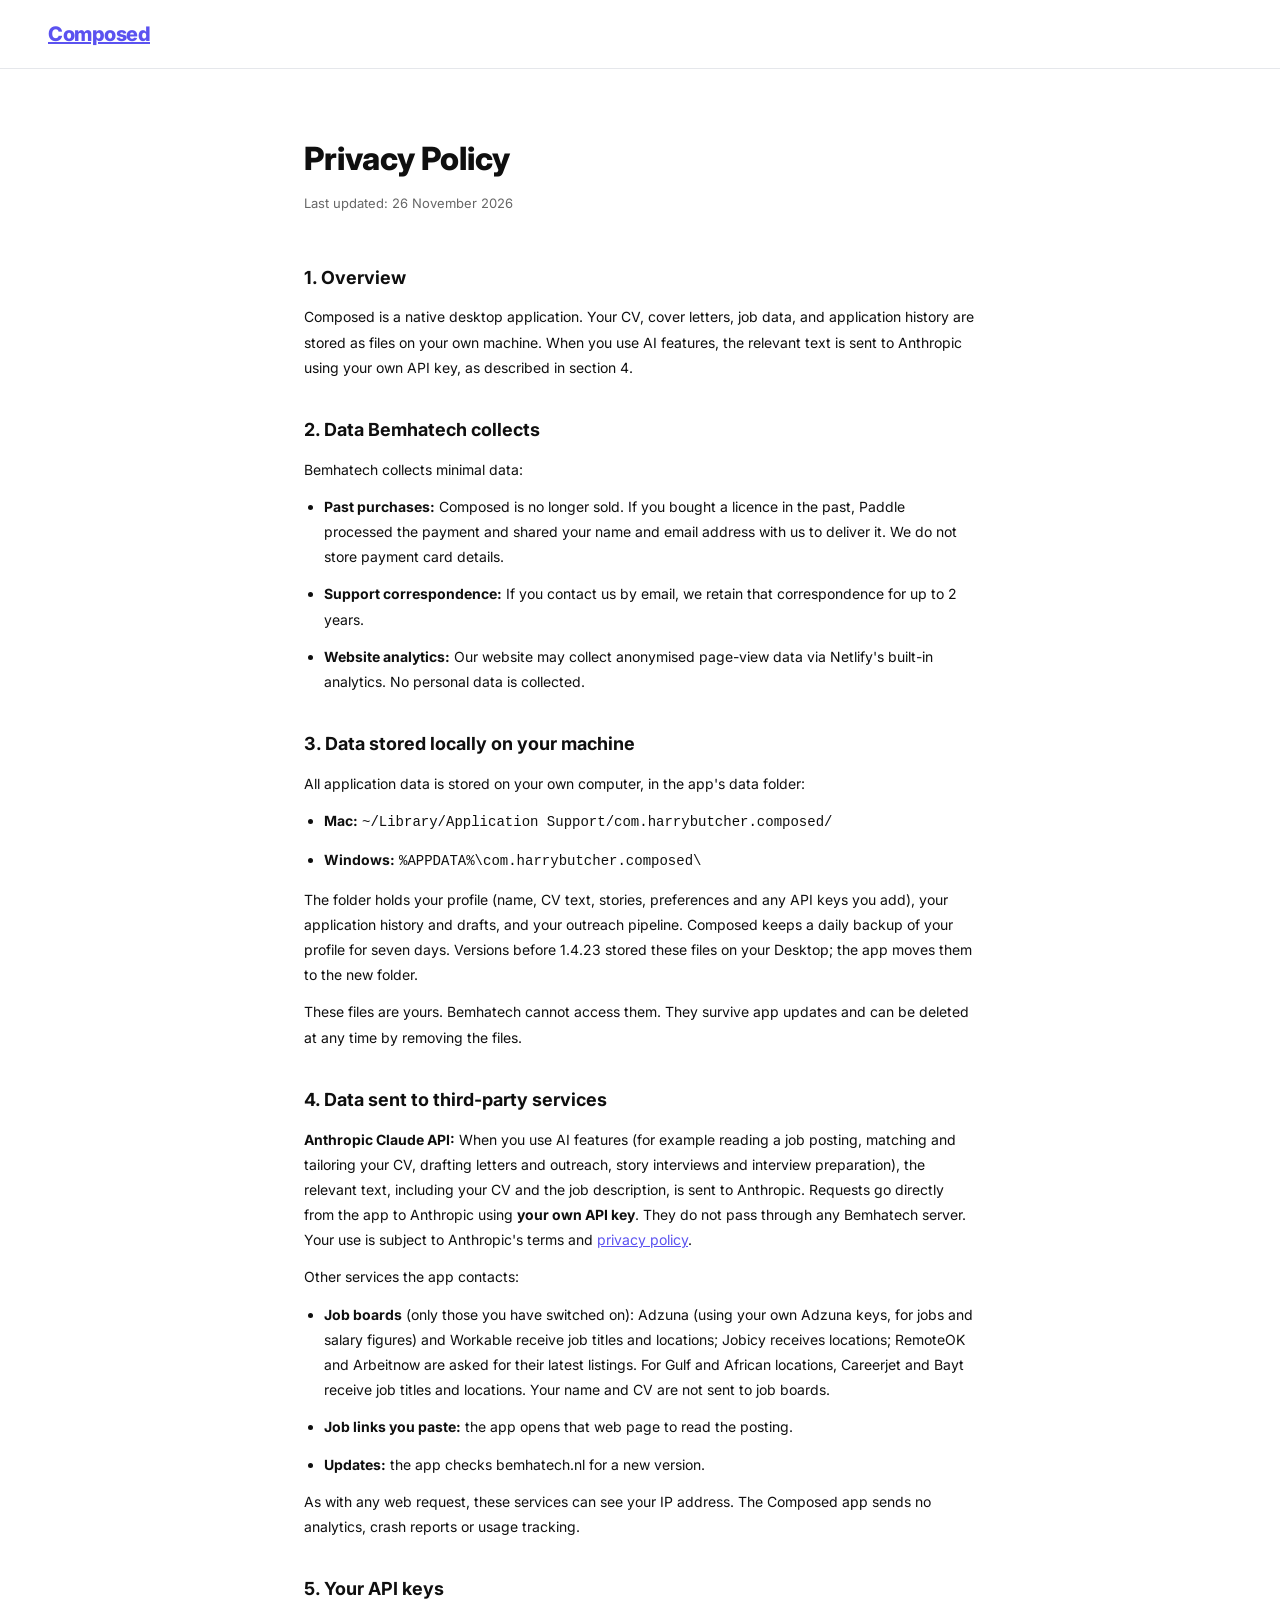
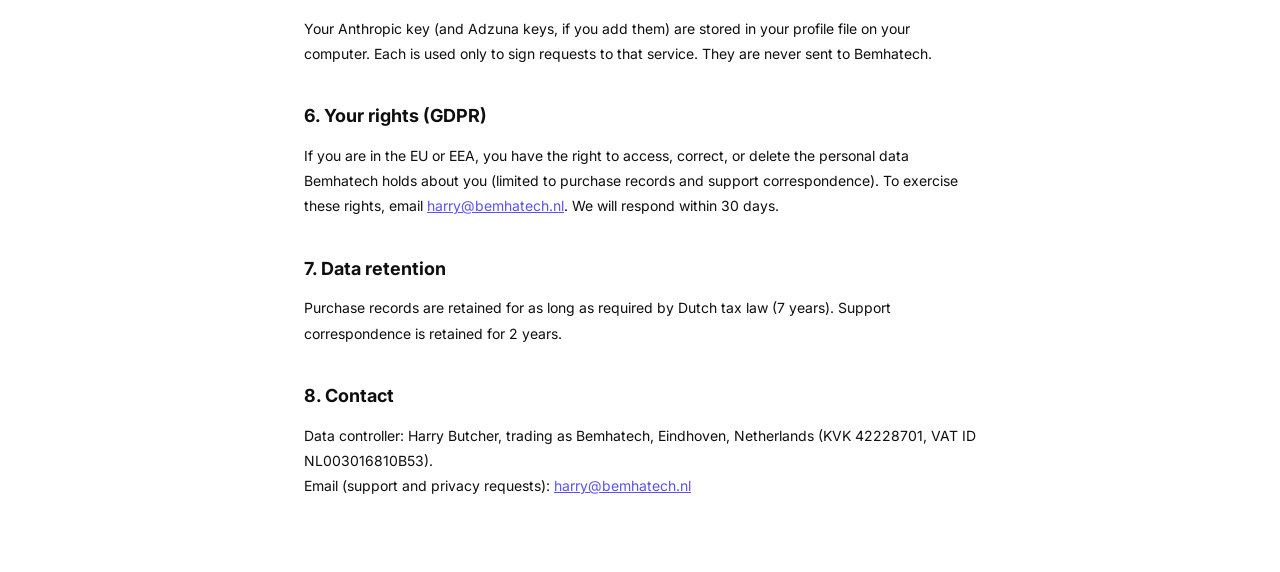
<file: composed/privacy.html>
<!DOCTYPE html>
<html lang="en">
<head>
  <meta charset="UTF-8" />
  <meta name="viewport" content="width=device-width, initial-scale=1.0" />
  <title>Privacy Policy — Composed</title>
  <link href="https://fonts.googleapis.com/css2?family=Inter:wght@400;500;600;700&display=swap" rel="stylesheet" />
  <link rel="stylesheet" href="style.css" />
  <style>
    .legal { max-width: 720px; margin: 0 auto; padding: 64px 24px; }
    .legal h1 { font-size: 32px; font-weight: 800; margin-bottom: 8px; }
    .legal .meta { color: var(--muted); font-size: 13px; margin-bottom: 48px; }
    .legal h2 { font-size: 18px; font-weight: 700; margin: 36px 0 12px; }
    .legal p, .legal li { font-size: 14px; line-height: 1.8; color: var(--text); margin-bottom: 12px; }
    .legal ul { padding-left: 20px; }
    .legal a { color: var(--accent); }
  </style>
</head>
<body>
  <nav>
    <a href="/" class="logo">Composed</a>
  </nav>

  <div class="legal">
    <h1>Privacy Policy</h1>
    <p class="meta">Last updated: 26 November 2026</p>

    <h2>1. Overview</h2>
    <p>Composed is a native desktop application. Your CV, cover letters, job data, and application history are stored as files on your own machine. When you use AI features, the relevant text is sent to Anthropic using your own API key, as described in section 4.</p>

    <h2>2. Data Bemhatech collects</h2>
    <p>Bemhatech collects minimal data:</p>
    <ul>
      <li><strong>Past purchases:</strong> Composed is no longer sold. If you bought a licence in the past, Paddle processed the payment and shared your name and email address with us to deliver it. We do not store payment card details.</li>
      <li><strong>Support correspondence:</strong> If you contact us by email, we retain that correspondence for up to 2 years.</li>
      <li><strong>Website analytics:</strong> Our website may collect anonymised page-view data via Netlify's built-in analytics. No personal data is collected.</li>
    </ul>

    <h2>3. Data stored locally on your machine</h2>
    <p>All application data is stored on your own computer, in the app's data folder:</p>
    <ul>
      <li><strong>Mac:</strong> <code>~/Library/Application Support/com.harrybutcher.composed/</code></li>
      <li><strong>Windows:</strong> <code>%APPDATA%\com.harrybutcher.composed\</code></li>
    </ul>
    <p>The folder holds your profile (name, CV text, stories, preferences and any API keys you add), your application history and drafts, and your outreach pipeline. Composed keeps a daily backup of your profile for seven days. Versions before 1.4.23 stored these files on your Desktop; the app moves them to the new folder.</p>
    <p>These files are yours. Bemhatech cannot access them. They survive app updates and can be deleted at any time by removing the files.</p>

    <h2>4. Data sent to third-party services</h2>
    <p><strong>Anthropic Claude API:</strong> When you use AI features (for example reading a job posting, matching and tailoring your CV, drafting letters and outreach, story interviews and interview preparation), the relevant text, including your CV and the job description, is sent to Anthropic. Requests go directly from the app to Anthropic using <strong>your own API key</strong>. They do not pass through any Bemhatech server. Your use is subject to Anthropic's terms and <a href="https://www.anthropic.com/privacy" target="_blank" rel="noopener">privacy policy</a>.</p>
    <p>Other services the app contacts:</p>
    <ul>
      <li><strong>Job boards</strong> (only those you have switched on): Adzuna (using your own Adzuna keys, for jobs and salary figures) and Workable receive job titles and locations; Jobicy receives locations; RemoteOK and Arbeitnow are asked for their latest listings. For Gulf and African locations, Careerjet and Bayt receive job titles and locations. Your name and CV are not sent to job boards.</li>
      <li><strong>Job links you paste:</strong> the app opens that web page to read the posting.</li>
      <li><strong>Updates:</strong> the app checks bemhatech.nl for a new version.</li>
    </ul>
    <p>As with any web request, these services can see your IP address. The Composed app sends no analytics, crash reports or usage tracking.</p>

    <h2>5. Your API keys</h2>
    <p>Your Anthropic key (and Adzuna keys, if you add them) are stored in your profile file on your computer. Each is used only to sign requests to that service. They are never sent to Bemhatech.</p>

    <h2>6. Your rights (GDPR)</h2>
    <p>If you are in the EU or EEA, you have the right to access, correct, or delete the personal data Bemhatech holds about you (limited to purchase records and support correspondence). To exercise these rights, email <a href="mailto:harry@bemhatech.nl">harry@bemhatech.nl</a>. We will respond within 30 days.</p>

    <h2>7. Data retention</h2>
    <p>Purchase records are retained for as long as required by Dutch tax law (7 years). Support correspondence is retained for 2 years.</p>

    <h2>8. Contact</h2>
    <p>Data controller: Harry Butcher, trading as Bemhatech, Eindhoven, Netherlands (KVK 42228701, VAT ID NL003016810B53).<br/>
    Email (support and privacy requests): <a href="mailto:harry@bemhatech.nl">harry@bemhatech.nl</a></p>
  </div>
</body>
</html>
</file>
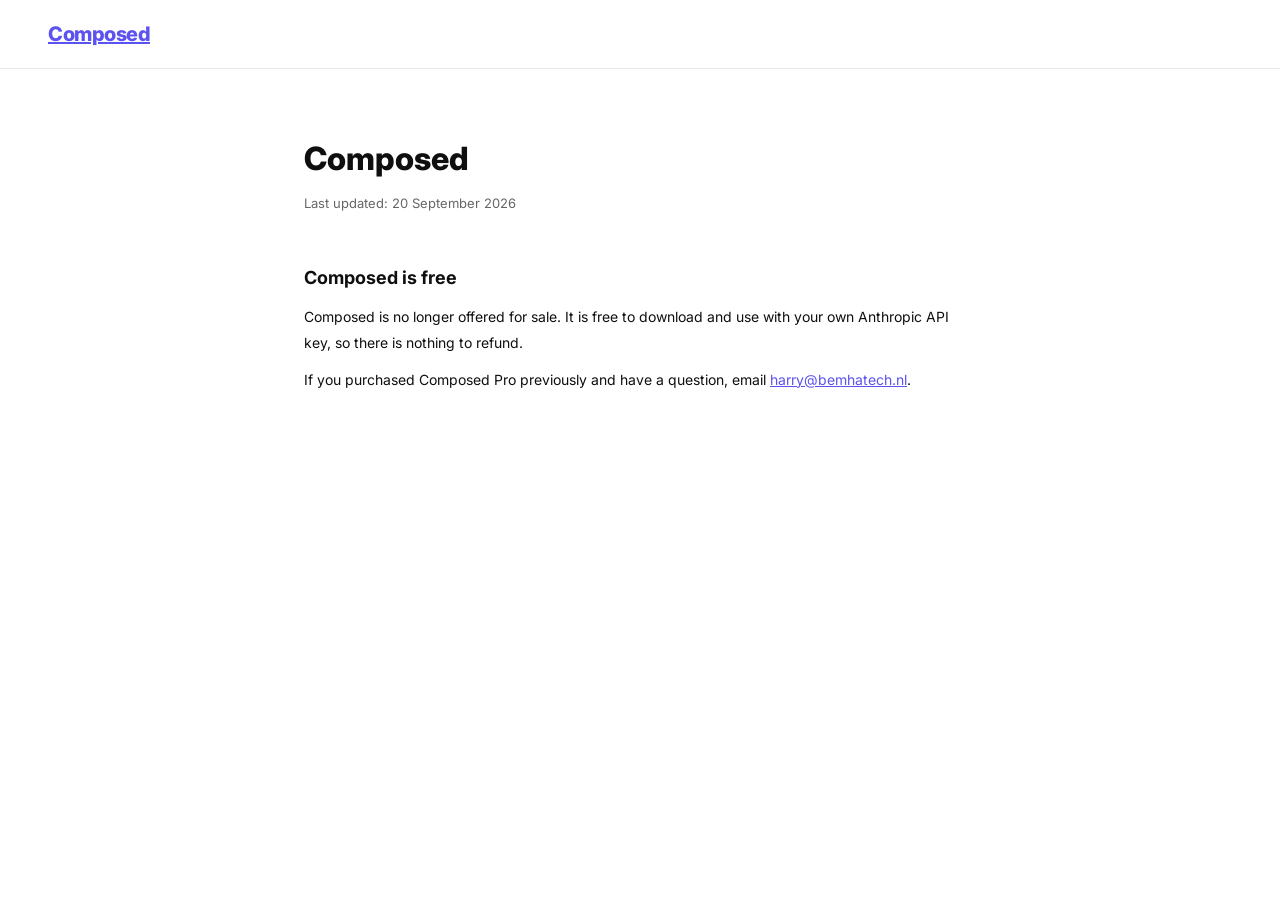
<file: composed/refund.html>
<!DOCTYPE html>
<html lang="en">
<head>
  <meta charset="UTF-8" />
  <meta name="viewport" content="width=device-width, initial-scale=1.0" />
  <title>Composed</title>
  <link href="https://fonts.googleapis.com/css2?family=Inter:wght@400;500;600;700&display=swap" rel="stylesheet" />
  <link rel="stylesheet" href="style.css" />
  <style>
    .legal { max-width: 720px; margin: 0 auto; padding: 64px 24px; }
    .legal h1 { font-size: 32px; font-weight: 800; margin-bottom: 8px; }
    .legal .meta { color: var(--muted); font-size: 13px; margin-bottom: 48px; }
    .legal h2 { font-size: 18px; font-weight: 700; margin: 36px 0 12px; }
    .legal p, .legal li { font-size: 14px; line-height: 1.8; color: var(--text); margin-bottom: 12px; }
    .legal ul { padding-left: 20px; }
    .legal a { color: var(--accent); }
  </style>
</head>
<body>
  <nav>
    <a href="/" class="logo">Composed</a>
  </nav>

  <div class="legal">
    <h1>Composed</h1>
    <p class="meta">Last updated: 20 September 2026</p>
    <h2>Composed is free</h2>
    <p>Composed is no longer offered for sale. It is free to download and use with your own Anthropic API key, so there is nothing to refund.</p>
    <p>If you purchased Composed Pro previously and have a question, email <a href="mailto:harry@bemhatech.nl">harry@bemhatech.nl</a>.</p>
  </div>
</body>
</html>
</file>
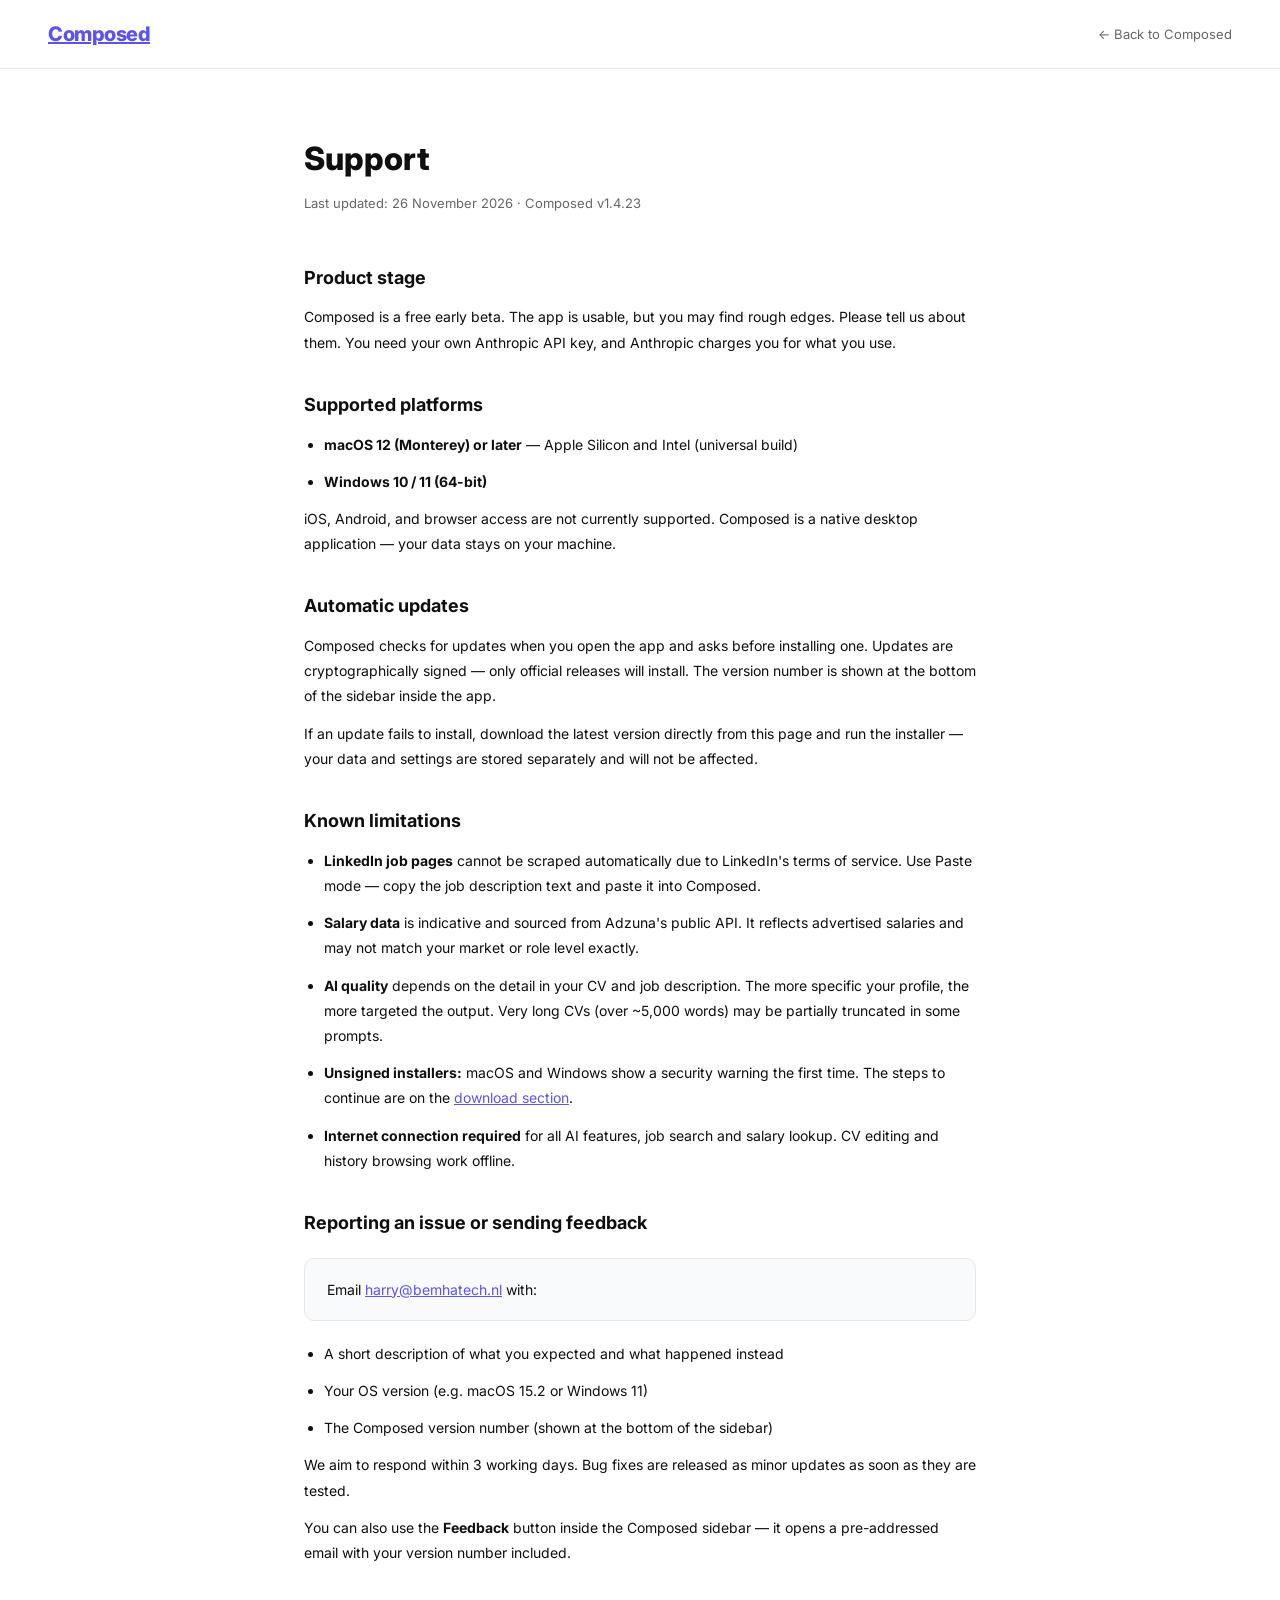
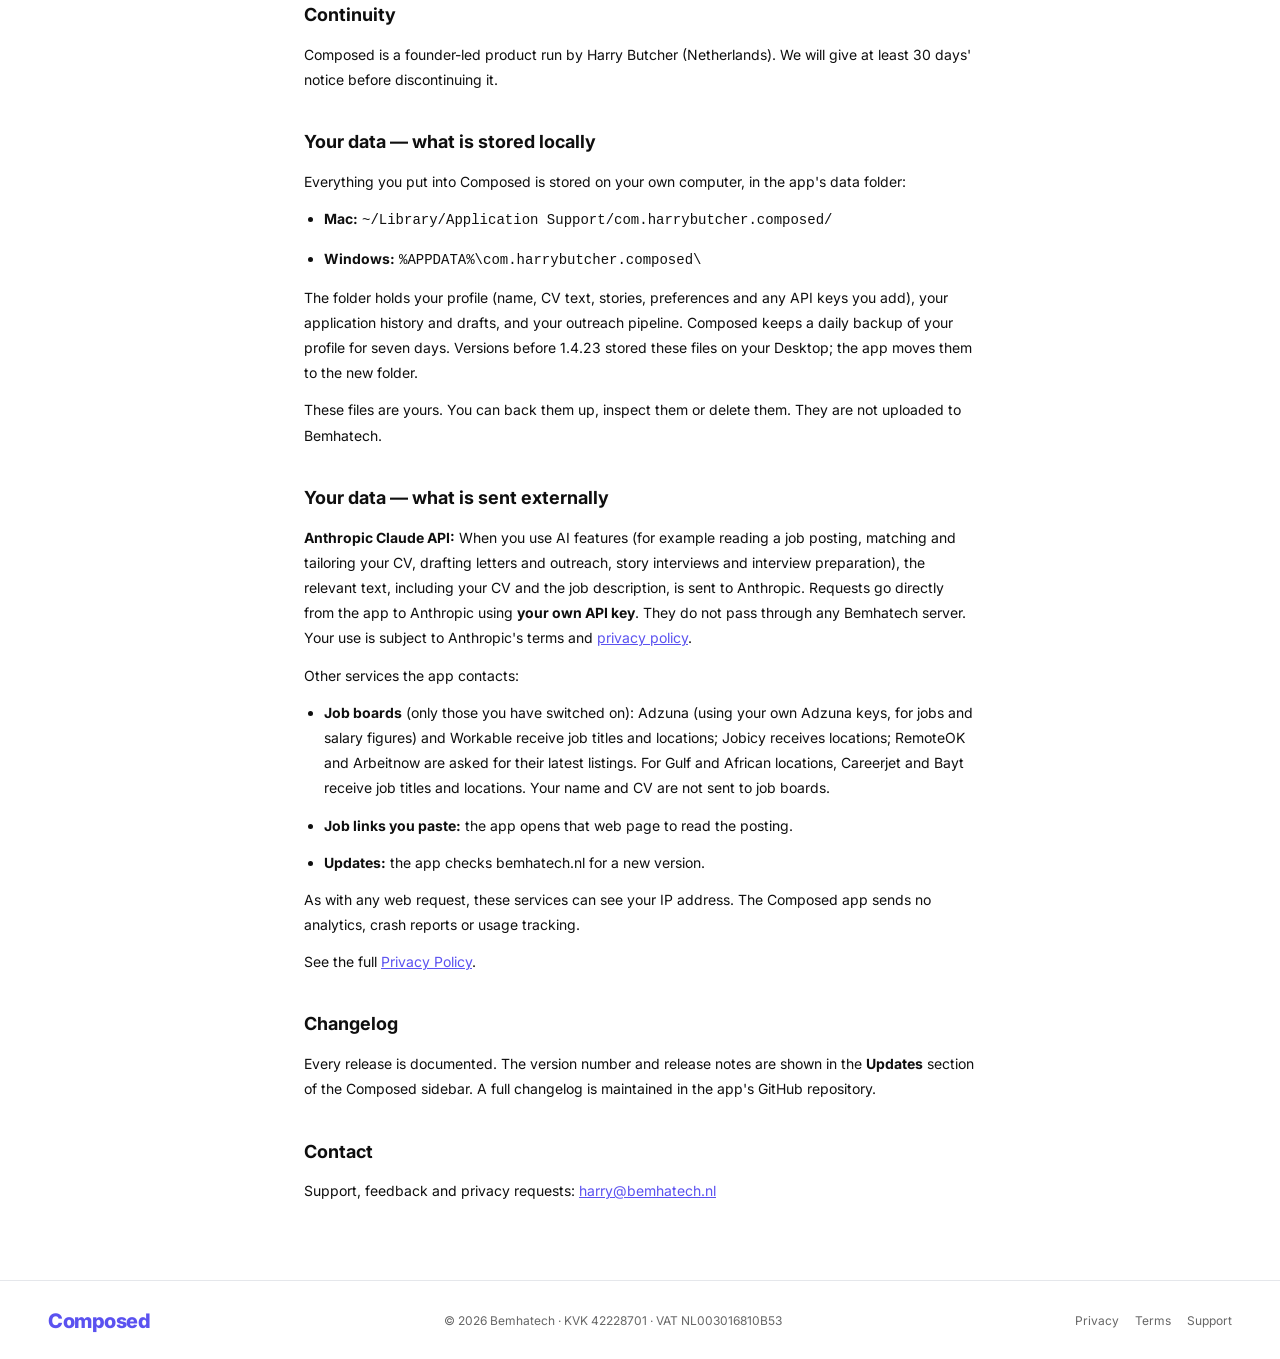
<file: composed/support.html>
<!DOCTYPE html>
<html lang="en">
<head>
  <meta charset="UTF-8" />
  <meta name="viewport" content="width=device-width, initial-scale=1.0" />
  <title>Support — Composed</title>
  <meta name="description" content="Support policy, known limitations, data handling, and contact information for Composed." />
  <link href="https://fonts.googleapis.com/css2?family=Inter:wght@400;500;600;700&display=swap" rel="stylesheet" />
  <link rel="stylesheet" href="style.css" />
  <style>
    .legal { max-width: 720px; margin: 0 auto; padding: 64px 24px; }
    .legal h1 { font-size: 32px; font-weight: 800; margin-bottom: 8px; }
    .legal .meta { color: var(--muted); font-size: 13px; margin-bottom: 48px; }
    .legal h2 { font-size: 18px; font-weight: 700; margin: 36px 0 12px; }
    .legal p, .legal li { font-size: 14px; line-height: 1.8; color: var(--text); margin-bottom: 12px; }
    .legal ul { padding-left: 20px; }
    .legal a { color: var(--accent); }
    .callout { background: var(--surface); border: 1.5px solid var(--border); border-radius: 10px; padding: 18px 22px; margin: 20px 0; }
    .callout p { margin-bottom: 0; }
    .highlight { background: #f0fdf4; border: 1.5px solid #bbf7d0; border-radius: 10px; padding: 18px 22px; margin: 20px 0; }
    .highlight p { margin-bottom: 0; color: #166534; }
  </style>
</head>
<body>
  <nav>
    <a href="/composed/" class="logo">Composed</a>
    <div style="display:flex;gap:16px;align-items:center;">
      <a href="/composed/" style="font-size:13px;color:var(--muted);text-decoration:none;">← Back to Composed</a>
    </div>
  </nav>

  <div class="legal">
    <h1>Support</h1>
    <p class="meta">Last updated: 26 November 2026 · Composed v1.4.23</p>

    <h2>Product stage</h2>
    <p>Composed is a free early beta. The app is usable, but you may find rough edges. Please tell us about them. You need your own Anthropic API key, and Anthropic charges you for what you use.</p>

    <h2>Supported platforms</h2>
    <ul>
      <li><strong>macOS 12 (Monterey) or later</strong> — Apple Silicon and Intel (universal build)</li>
      <li><strong>Windows 10 / 11 (64-bit)</strong></li>
    </ul>
    <p>iOS, Android, and browser access are not currently supported. Composed is a native desktop application — your data stays on your machine.</p>

    <h2>Automatic updates</h2>
    <p>Composed checks for updates when you open the app and asks before installing one. Updates are cryptographically signed — only official releases will install. The version number is shown at the bottom of the sidebar inside the app.</p>
    <p>If an update fails to install, download the latest version directly from this page and run the installer — your data and settings are stored separately and will not be affected.</p>

    <h2>Known limitations</h2>
    <ul>
      <li><strong>LinkedIn job pages</strong> cannot be scraped automatically due to LinkedIn's terms of service. Use Paste mode — copy the job description text and paste it into Composed.</li>
      <li><strong>Salary data</strong> is indicative and sourced from Adzuna's public API. It reflects advertised salaries and may not match your market or role level exactly.</li>
      <li><strong>AI quality</strong> depends on the detail in your CV and job description. The more specific your profile, the more targeted the output. Very long CVs (over ~5,000 words) may be partially truncated in some prompts.</li>
      <li><strong>Unsigned installers:</strong> macOS and Windows show a security warning the first time. The steps to continue are on the <a href="/composed/#download">download section</a>.</li>
      <li><strong>Internet connection required</strong> for all AI features, job search and salary lookup. CV editing and history browsing work offline.</li>
    </ul>

    <h2>Reporting an issue or sending feedback</h2>
    <div class="callout">
      <p>Email <a href="mailto:harry@bemhatech.nl">harry@bemhatech.nl</a> with:</p>
    </div>
    <ul>
      <li>A short description of what you expected and what happened instead</li>
      <li>Your OS version (e.g. macOS 15.2 or Windows 11)</li>
      <li>The Composed version number (shown at the bottom of the sidebar)</li>
    </ul>
    <p>We aim to respond within 3 working days. Bug fixes are released as minor updates as soon as they are tested.</p>
    <p>You can also use the <strong>Feedback</strong> button inside the Composed sidebar — it opens a pre-addressed email with your version number included.</p>

    <h2>Continuity</h2>
    <p>Composed is a founder-led product run by Harry Butcher (Netherlands). We will give at least 30 days' notice before discontinuing it.</p>

    <h2>Your data — what is stored locally</h2>
    <p>Everything you put into Composed is stored on your own computer, in the app's data folder:</p>
    <ul>
      <li><strong>Mac:</strong> <code>~/Library/Application Support/com.harrybutcher.composed/</code></li>
      <li><strong>Windows:</strong> <code>%APPDATA%\com.harrybutcher.composed\</code></li>
    </ul>
    <p>The folder holds your profile (name, CV text, stories, preferences and any API keys you add), your application history and drafts, and your outreach pipeline. Composed keeps a daily backup of your profile for seven days. Versions before 1.4.23 stored these files on your Desktop; the app moves them to the new folder.</p>
    <p>These files are yours. You can back them up, inspect them or delete them. They are not uploaded to Bemhatech.</p>

    <h2>Your data — what is sent externally</h2>
    <p><strong>Anthropic Claude API:</strong> When you use AI features (for example reading a job posting, matching and tailoring your CV, drafting letters and outreach, story interviews and interview preparation), the relevant text, including your CV and the job description, is sent to Anthropic. Requests go directly from the app to Anthropic using <strong>your own API key</strong>. They do not pass through any Bemhatech server. Your use is subject to Anthropic's terms and <a href="https://www.anthropic.com/privacy" target="_blank" rel="noopener">privacy policy</a>.</p>
    <p>Other services the app contacts:</p>
    <ul>
      <li><strong>Job boards</strong> (only those you have switched on): Adzuna (using your own Adzuna keys, for jobs and salary figures) and Workable receive job titles and locations; Jobicy receives locations; RemoteOK and Arbeitnow are asked for their latest listings. For Gulf and African locations, Careerjet and Bayt receive job titles and locations. Your name and CV are not sent to job boards.</li>
      <li><strong>Job links you paste:</strong> the app opens that web page to read the posting.</li>
      <li><strong>Updates:</strong> the app checks bemhatech.nl for a new version.</li>
    </ul>
    <p>As with any web request, these services can see your IP address. The Composed app sends no analytics, crash reports or usage tracking.</p>
    <p>See the full <a href="/composed/privacy.html">Privacy Policy</a>.</p>

    <h2>Changelog</h2>
    <p>Every release is documented. The version number and release notes are shown in the <strong>Updates</strong> section of the Composed sidebar. A full changelog is maintained in the app's GitHub repository.</p>

    <h2>Contact</h2>
    <p>Support, feedback and privacy requests: <a href="mailto:harry@bemhatech.nl">harry@bemhatech.nl</a></p>
  </div>

  <footer>
    <span class="logo">Composed</span>
    <span>© 2026 Bemhatech · KVK 42228701 · VAT NL003016810B53</span>
    <div style="display:flex;gap:16px;align-items:center;">
      <a href="/composed/privacy.html" style="font-size:12px;color:var(--muted);text-decoration:none;">Privacy</a>
      <a href="/composed/terms.html" style="font-size:12px;color:var(--muted);text-decoration:none;">Terms</a>
      <a href="/composed/support.html" style="font-size:12px;color:var(--muted);text-decoration:none;">Support</a>
    </div>
  </footer>
</body>
</html>
</file>
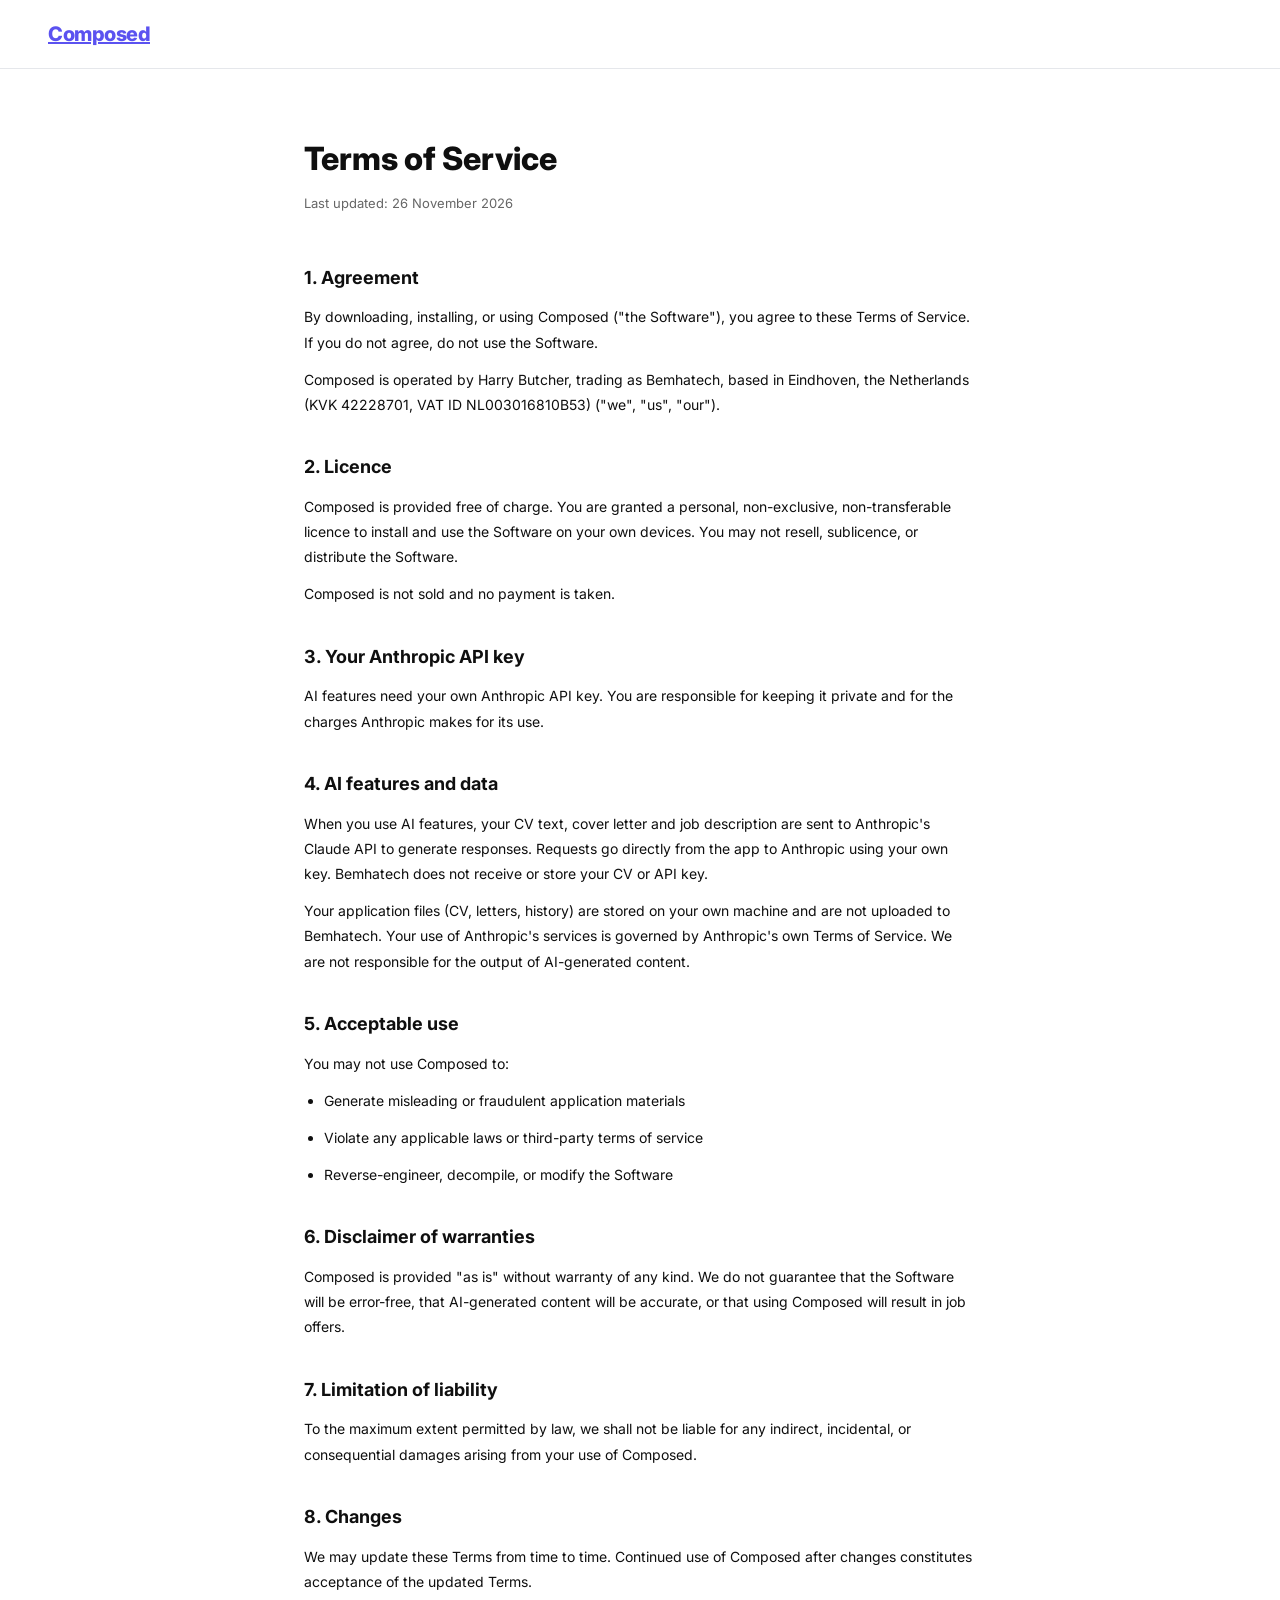
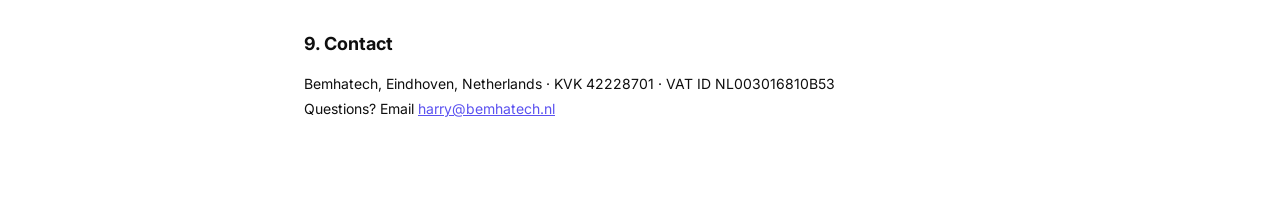
<file: composed/terms.html>
<!DOCTYPE html>
<html lang="en">
<head>
  <meta charset="UTF-8" />
  <meta name="viewport" content="width=device-width, initial-scale=1.0" />
  <title>Terms of Service — Composed</title>
  <link href="https://fonts.googleapis.com/css2?family=Inter:wght@400;500;600;700&display=swap" rel="stylesheet" />
  <link rel="stylesheet" href="style.css" />
  <style>
    .legal { max-width: 720px; margin: 0 auto; padding: 64px 24px; }
    .legal h1 { font-size: 32px; font-weight: 800; margin-bottom: 8px; }
    .legal .meta { color: var(--muted); font-size: 13px; margin-bottom: 48px; }
    .legal h2 { font-size: 18px; font-weight: 700; margin: 36px 0 12px; }
    .legal p, .legal li { font-size: 14px; line-height: 1.8; color: var(--text); margin-bottom: 12px; }
    .legal ul { padding-left: 20px; }
    .legal a { color: var(--accent); }
  </style>
</head>
<body>
  <nav>
    <a href="/" class="logo">Composed</a>
  </nav>

  <div class="legal">
    <h1>Terms of Service</h1>
    <p class="meta">Last updated: 26 November 2026</p>

    <h2>1. Agreement</h2>
    <p>By downloading, installing, or using Composed ("the Software"), you agree to these Terms of Service. If you do not agree, do not use the Software.</p>
    <p>Composed is operated by Harry Butcher, trading as Bemhatech, based in Eindhoven, the Netherlands (KVK 42228701, VAT ID NL003016810B53) ("we", "us", "our").</p>

    <h2>2. Licence</h2>
    <p>Composed is provided free of charge. You are granted a personal, non-exclusive, non-transferable licence to install and use the Software on your own devices. You may not resell, sublicence, or distribute the Software.</p>
    <p>Composed is not sold and no payment is taken.</p>

    <h2>3. Your Anthropic API key</h2>
    <p>AI features need your own Anthropic API key. You are responsible for keeping it private and for the charges Anthropic makes for its use.</p>

    <h2>4. AI features and data</h2>
    <p>When you use AI features, your CV text, cover letter and job description are sent to Anthropic's Claude API to generate responses. Requests go directly from the app to Anthropic using your own key. Bemhatech does not receive or store your CV or API key.</p>
    <p>Your application files (CV, letters, history) are stored on your own machine and are not uploaded to Bemhatech. Your use of Anthropic's services is governed by Anthropic's own Terms of Service. We are not responsible for the output of AI-generated content.</p>

    <h2>5. Acceptable use</h2>
    <p>You may not use Composed to:</p>
    <ul>
      <li>Generate misleading or fraudulent application materials</li>
      <li>Violate any applicable laws or third-party terms of service</li>
      <li>Reverse-engineer, decompile, or modify the Software</li>
    </ul>

    <h2>6. Disclaimer of warranties</h2>
    <p>Composed is provided "as is" without warranty of any kind. We do not guarantee that the Software will be error-free, that AI-generated content will be accurate, or that using Composed will result in job offers.</p>

    <h2>7. Limitation of liability</h2>
    <p>To the maximum extent permitted by law, we shall not be liable for any indirect, incidental, or consequential damages arising from your use of Composed.</p>

    <h2>8. Changes</h2>
    <p>We may update these Terms from time to time. Continued use of Composed after changes constitutes acceptance of the updated Terms.</p>

    <h2>9. Contact</h2>
    <p>Bemhatech, Eindhoven, Netherlands · KVK 42228701 · VAT ID NL003016810B53<br/>
    Questions? Email <a href="mailto:harry@bemhatech.nl">harry@bemhatech.nl</a></p>
  </div>
</body>
</html>
</file>
<file: style.css>
*, *::before, *::after { box-sizing: border-box; margin: 0; padding: 0; }

:root {
  --bg: #12161A;
  --surface: #181D22;
  --surface2: #1D2329;
  --border: rgba(236,239,233,0.09);
  --border2: rgba(236,239,233,0.18);
  --text: #ECEFE9;
  --muted: rgba(236,239,233,0.55);
  --muted2: rgba(236,239,233,0.32);
  --highlight: #E0A339;
  --highlight2: #F0BE66;
  --green: #22c55e;
  --status-dev: #4FD1C5;
  --radius: 3px;
  --radius-lg: 3px;
  --mono: ui-monospace, "SF Mono", "Cascadia Code", "Roboto Mono", Menlo, monospace;
}

html { scroll-behavior: smooth; }

body {
  font-family: -apple-system, BlinkMacSystemFont, 'Segoe UI', sans-serif;
  background: var(--bg);
  color: var(--text);
  font-size: 15px;
  line-height: 1.6;
  -webkit-font-smoothing: antialiased;
}

p, li { text-wrap: pretty; }

a { color: inherit; text-decoration: none; }

/* ── Nav ── */
nav {
  position: sticky;
  top: 0;
  z-index: 100;
  display: flex;
  align-items: center;
  justify-content: space-between;
  padding: 0 48px;
  height: 64px;
  background: rgba(18,22,26,0.85);
  backdrop-filter: blur(20px);
  -webkit-backdrop-filter: blur(20px);
  border-bottom: 1px solid var(--border);
}

.logo {
  font-size: 17px;
  font-weight: 700;
  letter-spacing: -0.5px;
  color: var(--text);
}

.logo span { color: var(--highlight); }

.nav-links {
  display: flex;
  align-items: center;
  gap: 36px;
}

.nav-links a {
  font-size: 13px;
  font-weight: 500;
  color: var(--muted);
  transition: color 0.15s;
}

.nav-links a:hover { color: var(--text); }

.lang-switch {
  display: flex;
  align-items: center;
  gap: 6px;
  font-family: var(--mono);
  font-size: 12px;
}

.lang-switch a { color: var(--muted2); }
.lang-switch a:hover { color: var(--text); }
.lang-switch a.active { color: var(--highlight); }
.lang-switch span { color: var(--muted2); }

.btn-nav {
  font-size: 13px !important;
  font-weight: 600 !important;
  color: var(--text) !important;
  background: var(--surface2);
  border: 1px solid var(--border2);
  border-radius: var(--radius);
  padding: 8px 18px;
  transition: border-color 0.2s, background 0.2s !important;
}

.btn-nav:hover {
  border-color: var(--highlight) !important;
  background: rgba(224,163,57,0.1) !important;
  color: var(--text) !important;
}

/* ── Hero ── */
.hero {
  position: relative;
  overflow: hidden;
  padding: 120px 48px 100px;
  text-align: center;
  background-image:
    linear-gradient(rgba(236,239,233,0.035) 1px, transparent 1px),
    linear-gradient(90deg, rgba(236,239,233,0.035) 1px, transparent 1px);
  background-size: 48px 48px;
  background-position: center top;
}

.hero::before {
  content: '';
  position: absolute;
  inset: 0;
  background: radial-gradient(ellipse 70% 55% at 50% -10%, rgba(224,163,57,0.10) 0%, transparent 70%);
  pointer-events: none;
}

.hero-inner {
  position: relative;
  max-width: 760px;
  margin: 0 auto;
}

.hero-badge {
  display: inline-flex;
  align-items: center;
  gap: 8px;
  font-family: var(--mono);
  font-size: 12px;
  font-weight: 500;
  color: var(--highlight);
  background: transparent;
  border: 1px solid var(--highlight);
  border-radius: var(--radius);
  padding: 5px 16px;
  margin-bottom: 32px;
  letter-spacing: 0.3px;
}

.hero h1 {
  font-size: clamp(40px, 7vw, 72px);
  font-weight: 800;
  letter-spacing: -2.5px;
  line-height: 1.05;
  margin-bottom: 24px;
  color: var(--text);
}

.hero h1 span { color: var(--highlight); }

.hero p {
  font-size: 18px;
  color: var(--muted);
  line-height: 1.75;
  max-width: 520px;
  margin: 0 auto 40px;
}

/* ── Hero stats ── */
.hero-stats {
  display: flex;
  gap: 48px;
  justify-content: center;
  flex-wrap: wrap;
  margin: 0 0 44px;
}

.hero-stats .stat { text-align: center; }

.hero-stats .num {
  font-family: var(--mono);
  font-size: 30px;
  font-weight: 700;
  color: var(--highlight);
  font-variant-numeric: tabular-nums;
}

.hero-stats .label {
  font-size: 12px;
  color: var(--muted);
  max-width: 140px;
  margin: 4px auto 0;
  line-height: 1.4;
}

.hero-actions {
  display: flex;
  gap: 12px;
  justify-content: center;
  flex-wrap: wrap;
}

/* ── Buttons ── */
.btn-primary {
  display: inline-flex;
  align-items: center;
  gap: 6px;
  background: var(--highlight);
  color: var(--bg);
  font-size: 14px;
  font-weight: 700;
  padding: 13px 26px;
  border-radius: var(--radius);
  transition: background 0.15s, transform 0.1s, box-shadow 0.15s;
}

.btn-primary:hover {
  background: var(--highlight2);
  transform: translateY(-1px);
  box-shadow: 0 8px 24px rgba(224,163,57,0.25);
}

.btn-ghost {
  display: inline-flex;
  align-items: center;
  gap: 6px;
  background: transparent;
  color: var(--text);
  font-size: 14px;
  font-weight: 600;
  padding: 13px 26px;
  border-radius: var(--radius);
  border: 1px solid var(--border2);
  transition: border-color 0.15s, background 0.15s;
}

.btn-ghost:hover {
  border-color: var(--highlight);
  background: rgba(224,163,57,0.08);
}

.btn-white {
  display: inline-flex;
  align-items: center;
  gap: 6px;
  background: var(--text);
  color: var(--bg);
  font-size: 14px;
  font-weight: 700;
  padding: 14px 28px;
  border-radius: var(--radius);
  transition: opacity 0.15s, transform 0.1s;
}

.btn-white:hover {
  opacity: 0.9;
  transform: translateY(-1px);
}

/* ── Section ── */
section { padding: 96px 48px; }
section[id] { scroll-margin-top: 84px; }

.section-inner {
  max-width: 960px;
  margin: 0 auto;
}

.section-label {
  display: inline-flex;
  align-items: center;
  gap: 8px;
  font-family: var(--mono);
  font-size: 11px;
  font-weight: 500;
  text-transform: uppercase;
  letter-spacing: 1.5px;
  color: var(--highlight);
  margin-bottom: 16px;
}

.section-label::before {
  content: '';
  display: block;
  width: 18px;
  height: 2px;
  background: var(--highlight);
}

.section-title {
  font-size: clamp(26px, 4vw, 40px);
  font-weight: 800;
  letter-spacing: -1.2px;
  margin-bottom: 14px;
  line-height: 1.15;
}

.section-sub {
  font-size: 16px;
  color: var(--muted);
  max-width: 520px;
  line-height: 1.75;
  margin-bottom: 56px;
}

/* ── Products ── */
.products { background: var(--surface); border-top: 1px solid var(--border); border-bottom: 1px solid var(--border); }

.product-card {
  background: var(--bg);
  border: 1px solid var(--border2);
  border-radius: var(--radius-lg);
  padding: 36px;
  display: flex;
  gap: 32px;
  align-items: flex-start;
  transition: border-color 0.2s, box-shadow 0.2s;
  position: relative;
  overflow: hidden;
}

.product-card::before {
  content: '';
  position: absolute;
  top: 0; left: 0; right: 0;
  height: 1px;
  background: linear-gradient(90deg, transparent, var(--highlight), transparent);
  opacity: 0;
  transition: opacity 0.3s;
}

.product-card:hover {
  border-color: rgba(224,163,57,0.4);
  box-shadow: 0 8px 48px rgba(224,163,57,0.10);
}

.product-card:hover::before { opacity: 1; }

.product-icon {
  width: 60px;
  height: 60px;
  border-radius: var(--radius);
  background: rgba(224,163,57,0.10);
  border: 1px solid rgba(224,163,57,0.25);
  display: flex;
  align-items: center;
  justify-content: center;
  font-size: 28px;
  flex-shrink: 0;
}

.product-info h3 {
  font-size: 20px;
  font-weight: 700;
  margin-bottom: 8px;
  letter-spacing: -0.3px;
}

.product-info p {
  font-size: 14px;
  color: var(--muted);
  line-height: 1.75;
  margin-bottom: 20px;
  max-width: 520px;
}

.product-tags {
  display: flex;
  gap: 8px;
  flex-wrap: wrap;
  margin-bottom: 24px;
}

.tag {
  font-family: var(--mono);
  font-size: 11px;
  font-weight: 500;
  padding: 4px 10px;
  border-radius: var(--radius);
  background: var(--surface2);
  border: 1px solid var(--border);
  color: var(--muted);
}

.tag.live {
  background: rgba(34,197,94,0.08);
  border-color: rgba(34,197,94,0.3);
  color: var(--green);
}

.tag.dev {
  background: rgba(79,209,197,0.08);
  border-color: rgba(79,209,197,0.3);
  color: var(--status-dev);
}

.products-more-label {
  font-family: var(--mono);
  font-size: 12px;
  font-weight: 500;
  text-transform: uppercase;
  letter-spacing: 1.5px;
  color: var(--muted2);
  margin: 48px 0 12px;
}

.products-more-sub {
  font-size: 15px;
  color: var(--muted);
  line-height: 1.7;
  max-width: 560px;
  margin: 0 0 32px;
}

.mini-card-top {
  display: flex;
  align-items: center;
  justify-content: space-between;
  margin-bottom: 14px;
}

/* ── Track record ── */
.track-label {
  font-family: var(--mono);
  font-size: 12px;
  font-weight: 500;
  text-transform: uppercase;
  letter-spacing: 1.2px;
  color: var(--muted2);
  margin-bottom: 20px;
}

.track-grid {
  display: grid;
  grid-template-columns: repeat(auto-fit, minmax(230px, 1fr));
  gap: 16px;
  margin-bottom: 56px;
}

.track-card {
  background: var(--surface);
  border: 1px solid var(--border);
  border-radius: var(--radius);
  padding: 22px;
}

.track-photo {
  display: block;
  width: calc(100% + 44px);
  margin: -22px -22px 16px -22px;
  height: 140px;
  object-fit: cover;
  filter: grayscale(25%) contrast(1.05) saturate(0.9);
}

.track-org {
  font-family: var(--mono);
  font-size: 12px;
  font-weight: 500;
  text-transform: uppercase;
  letter-spacing: 1px;
  color: var(--highlight);
  margin-bottom: 14px;
}

.track-card p {
  font-size: 13px;
  color: var(--muted);
  line-height: 1.6;
  margin-bottom: 8px;
}

.track-card p:last-child { margin-bottom: 0; }

.track-card p b {
  color: var(--text);
  font-weight: 600;
  margin-right: 4px;
}

/* ── About photo (bracket frame) ── */
.about-photo-frame {
  position: relative;
  width: 140px;
  height: 140px;
  margin: 0 auto 28px;
}

.about-photo-frame::before,
.about-photo-frame::after {
  content: '';
  position: absolute;
  width: 16px;
  height: 16px;
  border: 2px solid var(--highlight);
  z-index: 1;
}

.about-photo-frame::before { top: -6px; left: -6px; border-right: none; border-bottom: none; }
.about-photo-frame::after { bottom: -6px; right: -6px; border-left: none; border-top: none; }

.about-photo {
  width: 140px;
  height: 140px;
  border-radius: var(--radius);
  object-fit: cover;
  display: block;
  border: 1px solid var(--border2);
  filter: grayscale(35%) contrast(1.05);
}

.bio-play-btn {
  display: inline-flex;
  align-items: center;
  gap: 6px;
  font-family: var(--mono);
  font-size: 12px;
  font-weight: 500;
  color: var(--highlight);
  background: transparent;
  border: 1px solid var(--highlight);
  border-radius: var(--radius);
  padding: 7px 16px;
  margin-bottom: 28px;
  cursor: pointer;
  transition: background 0.15s, color 0.15s;
}

.bio-play-btn:hover {
  background: rgba(224,163,57,0.1);
}

/* ── About: career arc ── */
.arc {
  max-width: 900px;
  margin: 44px auto;
  padding: 0 8px;
  display: flex;
  align-items: stretch;
  justify-content: center;
  gap: 16px;
  flex-wrap: wrap;
  text-align: left;
}

.arc-step {
  flex: 1 1 220px;
  background: var(--surface);
  border: 1px solid var(--border);
  border-radius: var(--radius);
  padding: 24px;
}

.arc-photo {
  display: block;
  width: calc(100% + 48px);
  margin: -24px -24px 16px -24px;
  height: 140px;
  object-fit: cover;
  filter: grayscale(25%) contrast(1.05) saturate(0.9);
}

.arc-stage {
  font-family: var(--mono);
  font-size: 11px;
  font-weight: 500;
  text-transform: uppercase;
  letter-spacing: 1.2px;
  color: var(--highlight);
  margin-bottom: 10px;
}

.arc-step h4 {
  font-size: 15px;
  font-weight: 700;
  letter-spacing: -0.2px;
  margin-bottom: 10px;
}

.arc-step p {
  font-size: 13px;
  color: var(--muted);
  line-height: 1.7;
}

.arc-arrow {
  display: flex;
  align-items: center;
  justify-content: center;
  flex: 0 0 auto;
  color: var(--muted2);
  font-size: 20px;
  font-family: var(--mono);
}

@media (max-width: 760px) {
  .arc { flex-direction: column; }
  .arc-arrow { display: none; }
}

/* ── About: USP callout ── */
.about-inner p.usp {
  max-width: 560px;
  margin: 0 auto 20px;
  padding: 18px 24px;
  border-left: 3px solid var(--highlight);
  background: var(--surface);
  font-size: 17px;
  font-weight: 500;
  color: var(--text);
  text-align: left;
  line-height: 1.6;
}

/* ── About: highlights & skills ── */
.about-highlights {
  display: flex;
  flex-wrap: wrap;
  gap: 10px;
  justify-content: center;
  margin-top: 28px;
}

.skills-wrap {
  max-width: 780px;
  margin: 56px auto 0;
  display: grid;
  grid-template-columns: 1fr 1fr;
  gap: 40px;
  text-align: left;
}

.skills-col h4 {
  font-family: var(--mono);
  font-size: 12px;
  font-weight: 500;
  text-transform: uppercase;
  letter-spacing: 1.2px;
  color: var(--highlight);
  margin-bottom: 16px;
}

.skills-col ul {
  list-style: none;
  display: flex;
  flex-direction: column;
  gap: 11px;
}

.skills-col li {
  font-size: 14px;
  color: var(--muted);
  line-height: 1.5;
  padding-left: 18px;
  position: relative;
}

.skills-col li::before {
  content: '—';
  position: absolute;
  left: 0;
  color: var(--muted2);
}

@media (max-width: 680px) {
  .skills-wrap { grid-template-columns: 1fr; gap: 32px; }
}

/* ── Services ── */
.services-grid {
  display: grid;
  grid-template-columns: repeat(auto-fit, minmax(220px, 1fr));
  gap: 20px;
}

.service-card {
  background: var(--surface);
  border: 1px solid var(--border);
  border-radius: var(--radius);
  padding: 28px;
  transition: border-color 0.2s, transform 0.15s;
}

.service-card:hover {
  border-color: var(--border2);
  transform: translateY(-3px);
}

.service-icon {
  font-size: 32px;
  margin-bottom: 16px;
  display: block;
}

.service-card h3 {
  font-size: 15px;
  font-weight: 700;
  margin-bottom: 10px;
  letter-spacing: -0.2px;
}

.service-card p {
  font-size: 13px;
  color: var(--muted);
  line-height: 1.75;
}

/* ── About ── */
.about { border-top: 1px solid var(--border); }

.about-inner {
  max-width: 640px;
  margin: 0 auto;
  text-align: center;
}

.about-inner h2 {
  font-size: 32px;
  font-weight: 800;
  letter-spacing: -1px;
  margin-bottom: 20px;
  line-height: 1.2;
}

.about-inner p {
  font-size: 16px;
  color: var(--muted);
  line-height: 1.85;
  margin-bottom: 16px;
}

/* ── Contact ── */
.contact {
  position: relative;
  overflow: hidden;
  text-align: center;
  border-top: 1px solid var(--border);
}

.contact::before {
  content: '';
  position: absolute;
  inset: 0;
  background: radial-gradient(ellipse 70% 80% at 50% 100%, rgba(224,163,57,0.10) 0%, transparent 70%);
  pointer-events: none;
}

.contact-inner {
  position: relative;
  max-width: 560px;
  margin: 0 auto;
}

.contact h2 {
  font-size: 40px;
  font-weight: 800;
  letter-spacing: -1.5px;
  margin-bottom: 14px;
}

.contact p {
  font-size: 16px;
  color: var(--muted);
  margin-bottom: 36px;
  line-height: 1.7;
}

/* ── Footer ── */
footer {
  background: var(--surface);
  border-top: 1px solid var(--border);
  padding: 28px 48px;
  display: flex;
  justify-content: space-between;
  align-items: center;
  color: var(--muted2);
  font-family: var(--mono);
  font-size: 12px;
}

footer a { color: var(--muted2); transition: color 0.15s; }
footer a:hover { color: var(--muted); }

/* ── Responsive ── */
@media (max-width: 680px) {
  nav { padding: 0 20px; }
  .nav-links > a:not(.btn-nav) { display: none; }
  section { padding: 64px 20px; }
  .hero { padding: 80px 20px 64px; }
  .hero h1 { letter-spacing: -1.5px; }
  .product-card { flex-direction: column; gap: 20px; }
  footer { flex-direction: column; gap: 12px; text-align: center; padding: 24px 20px; }
}
</file>
<file: style-rtl.css>
/* RTL overrides for Arabic, loaded after style.css on the /ar/ page only. */

.about-photo-frame::before { left: auto; right: -6px; border-right: 2px solid var(--highlight); border-left: none; }
.about-photo-frame::after { right: auto; left: -6px; border-left: 2px solid var(--highlight); border-right: none; }

.arc { text-align: right; }

.about-inner p.usp {
  border-left: none;
  border-right: 3px solid var(--highlight);
  text-align: right;
}

.skills-wrap { text-align: right; }

.skills-col li {
  padding-left: 0;
  padding-right: 18px;
}

.skills-col li::before {
  left: auto;
  right: 0;
}

.track-card p b { margin-right: 0; margin-left: 4px; }
</file>
<file: composed/style.css>
*, *::before, *::after { box-sizing: border-box; margin: 0; padding: 0; }

:root {
  --accent: #5b52f0;
  --accent-light: #eef2ff;
  --text: #0f0f0f;
  --muted: #666;
  --border: #e5e7eb;
  --bg: #ffffff;
  --surface: #f9fafb;
  --radius: 12px;
}

body {
  font-family: "Inter", sans-serif;
  color: var(--text);
  background: var(--bg);
  line-height: 1.6;
}

/* NAV */
nav {
  display: flex;
  align-items: center;
  justify-content: space-between;
  padding: 18px 48px;
  border-bottom: 1px solid var(--border);
  position: sticky;
  top: 0;
  background: rgba(255,255,255,0.92);
  backdrop-filter: blur(8px);
  z-index: 100;
}

.logo {
  font-weight: 800;
  font-size: 20px;
  letter-spacing: -0.5px;
  color: var(--accent);
}

.nav-link {
  font-size: 13px;
  font-weight: 500;
  color: var(--muted);
  text-decoration: none;
  transition: color 0.15s;
}
.nav-link:hover { color: var(--text); }

.btn-nav {
  background: var(--accent);
  color: #fff;
  padding: 8px 18px;
  border-radius: 8px;
  font-size: 13px;
  font-weight: 600;
  text-decoration: none;
  transition: opacity 0.15s;
}
.btn-nav:hover { opacity: 0.85; }

/* HERO */
.hero {
  max-width: 760px;
  margin: 0 auto;
  padding: 100px 24px 80px;
  text-align: center;
}

.badge {
  display: inline-block;
  background: var(--accent-light);
  color: var(--accent);
  font-size: 12px;
  font-weight: 600;
  padding: 4px 12px;
  border-radius: 99px;
  margin-bottom: 24px;
  letter-spacing: 0.3px;
}

.hero h1 {
  font-size: clamp(42px, 7vw, 72px);
  font-weight: 800;
  letter-spacing: -2px;
  line-height: 1.05;
  margin-bottom: 24px;
  color: var(--text);
}

.subtitle {
  font-size: 18px;
  color: var(--muted);
  max-width: 580px;
  margin: 0 auto 36px;
  line-height: 1.7;
}

.hero-actions {
  display: flex;
  gap: 12px;
  justify-content: center;
  margin-bottom: 20px;
  flex-wrap: wrap;
}

.btn-primary {
  background: var(--accent);
  color: #fff;
  padding: 14px 28px;
  border-radius: 10px;
  font-size: 15px;
  font-weight: 600;
  text-decoration: none;
  transition: opacity 0.15s;
}
.btn-primary:hover { opacity: 0.85; }

.btn-ghost {
  background: transparent;
  color: var(--text);
  padding: 14px 28px;
  border-radius: 10px;
  font-size: 15px;
  font-weight: 500;
  text-decoration: none;
  border: 1.5px solid var(--border);
  transition: border-color 0.15s;
}
.btn-ghost:hover { border-color: #aaa; }

.disclaimer {
  font-size: 12px;
  color: var(--muted);
}

/* SCREENSHOT STRIP */
.screenshot-strip {
  display: flex;
  gap: 16px;
  justify-content: center;
  padding: 0 24px 80px;
  flex-wrap: wrap;
}

.screen-card {
  background: var(--surface);
  border: 1px solid var(--border);
  border-radius: var(--radius);
  padding: 20px;
  width: 240px;
  flex-shrink: 0;
}

.screen-label {
  font-size: 11px;
  font-weight: 600;
  color: var(--muted);
  text-transform: uppercase;
  letter-spacing: 0.5px;
  margin-bottom: 16px;
}

.screen-mock {
  display: flex;
  flex-direction: column;
  align-items: center;
  gap: 8px;
}

.score-ring {
  width: 72px;
  height: 72px;
  border-radius: 50%;
  background: conic-gradient(var(--accent) 313deg, #e5e7eb 0deg);
  display: flex;
  align-items: center;
  justify-content: center;
  font-size: 20px;
  font-weight: 800;
  color: var(--accent);
  box-shadow: inset 0 0 0 10px white;
  margin-bottom: 4px;
}
.score-ring span { font-size: 12px; margin-left: 1px; }

.screen-mock p { font-size: 12px; color: var(--muted); text-align: center; }

.letter-mock { width: 100%; }
.line { height: 8px; border-radius: 4px; background: #e5e7eb; margin-bottom: 6px; }
.line.long { width: 100%; }
.line.med { width: 75%; }
.line.short { width: 50%; }

.tag-row { display: flex; flex-wrap: wrap; gap: 6px; }
.tag {
  font-size: 11px;
  padding: 4px 10px;
  border-radius: 99px;
  background: #f3f4f6;
  color: var(--muted);
  font-weight: 500;
}
.tag.active {
  background: var(--accent-light);
  color: var(--accent);
}

/* FEATURES */
.features {
  background: var(--surface);
  padding: 80px 24px;
  text-align: center;
}

.features h2, .how h2, .download h2 {
  font-size: clamp(28px, 4vw, 40px);
  font-weight: 800;
  letter-spacing: -1px;
  margin-bottom: 48px;
}

.feature-grid {
  display: grid;
  grid-template-columns: repeat(auto-fit, minmax(260px, 1fr));
  gap: 24px;
  max-width: 900px;
  margin: 0 auto;
  text-align: left;
}

.feature {
  background: var(--bg);
  border: 1px solid var(--border);
  border-radius: var(--radius);
  padding: 24px;
}

.feature-icon { font-size: 24px; margin-bottom: 12px; }
.feature h3 { font-size: 15px; font-weight: 700; margin-bottom: 8px; }
.feature p { font-size: 13px; color: var(--muted); line-height: 1.7; }

/* HOW */
.how {
  padding: 80px 24px;
  max-width: 680px;
  margin: 0 auto;
}

.how h2 { text-align: center; }

.steps { display: flex; flex-direction: column; gap: 32px; }

.step {
  display: flex;
  gap: 20px;
  align-items: flex-start;
}

.step-num {
  width: 36px;
  height: 36px;
  border-radius: 50%;
  background: var(--accent);
  color: #fff;
  font-size: 15px;
  font-weight: 700;
  display: flex;
  align-items: center;
  justify-content: center;
  flex-shrink: 0;
  margin-top: 2px;
}

.step h3 { font-size: 15px; font-weight: 700; margin-bottom: 6px; }
.step p { font-size: 13px; color: var(--muted); line-height: 1.7; }

/* DOWNLOAD */
.download {
  background: var(--surface);
  padding: 80px 24px;
  text-align: center;
}

.download p { color: var(--muted); font-size: 14px; margin-bottom: 32px; }

.download-card {
  display: flex;
  align-items: center;
  justify-content: space-between;
  background: var(--bg);
  border: 1.5px solid var(--border);
  border-radius: var(--radius);
  padding: 20px 24px;
  max-width: 520px;
  margin: 0 auto 16px;
  gap: 16px;
  flex-wrap: wrap;
}

.dl-info {
  display: flex;
  align-items: center;
  gap: 14px;
}

.dl-icon { font-size: 28px; }

.dl-info strong { display: block; font-size: 14px; font-weight: 700; }
.dl-info span { font-size: 12px; color: var(--muted); }

.install-note {
  font-size: 12px !important;
  color: var(--muted);
  margin-bottom: 8px !important;
}

.api-note {
  font-size: 12px !important;
  color: var(--muted);
  margin-bottom: 0 !important;
}

.api-note a { color: var(--accent); text-decoration: none; }
.api-note a:hover { text-decoration: underline; }

/* MAKER */
.maker {
  padding: 80px 24px;
  max-width: 640px;
  margin: 0 auto;
}

.maker-inner { display: flex; gap: 40px; align-items: flex-start; }

.maker-label {
  font-size: 11px;
  font-weight: 600;
  text-transform: uppercase;
  letter-spacing: 0.5px;
  color: var(--muted);
  margin-bottom: 8px;
}

.maker h3 { font-size: 22px; font-weight: 800; margin-bottom: 12px; letter-spacing: -0.5px; }
.maker p { font-size: 14px; color: var(--muted); line-height: 1.8; margin-bottom: 20px; }

.btn-ghost-sm {
  font-size: 13px;
  font-weight: 600;
  color: var(--accent);
  text-decoration: none;
  border: 1.5px solid var(--accent-light);
  padding: 8px 16px;
  border-radius: 8px;
  transition: background 0.15s;
}
.btn-ghost-sm:hover { background: var(--accent-light); }

/* FOOTER */
footer {
  border-top: 1px solid var(--border);
  padding: 24px 48px;
  display: flex;
  align-items: center;
  justify-content: space-between;
  font-size: 12px;
  color: var(--muted);
}

.footer-feedback {
  color: var(--accent);
  text-decoration: none;
  font-weight: 500;
}
.footer-feedback:hover { text-decoration: underline; }
</file>
